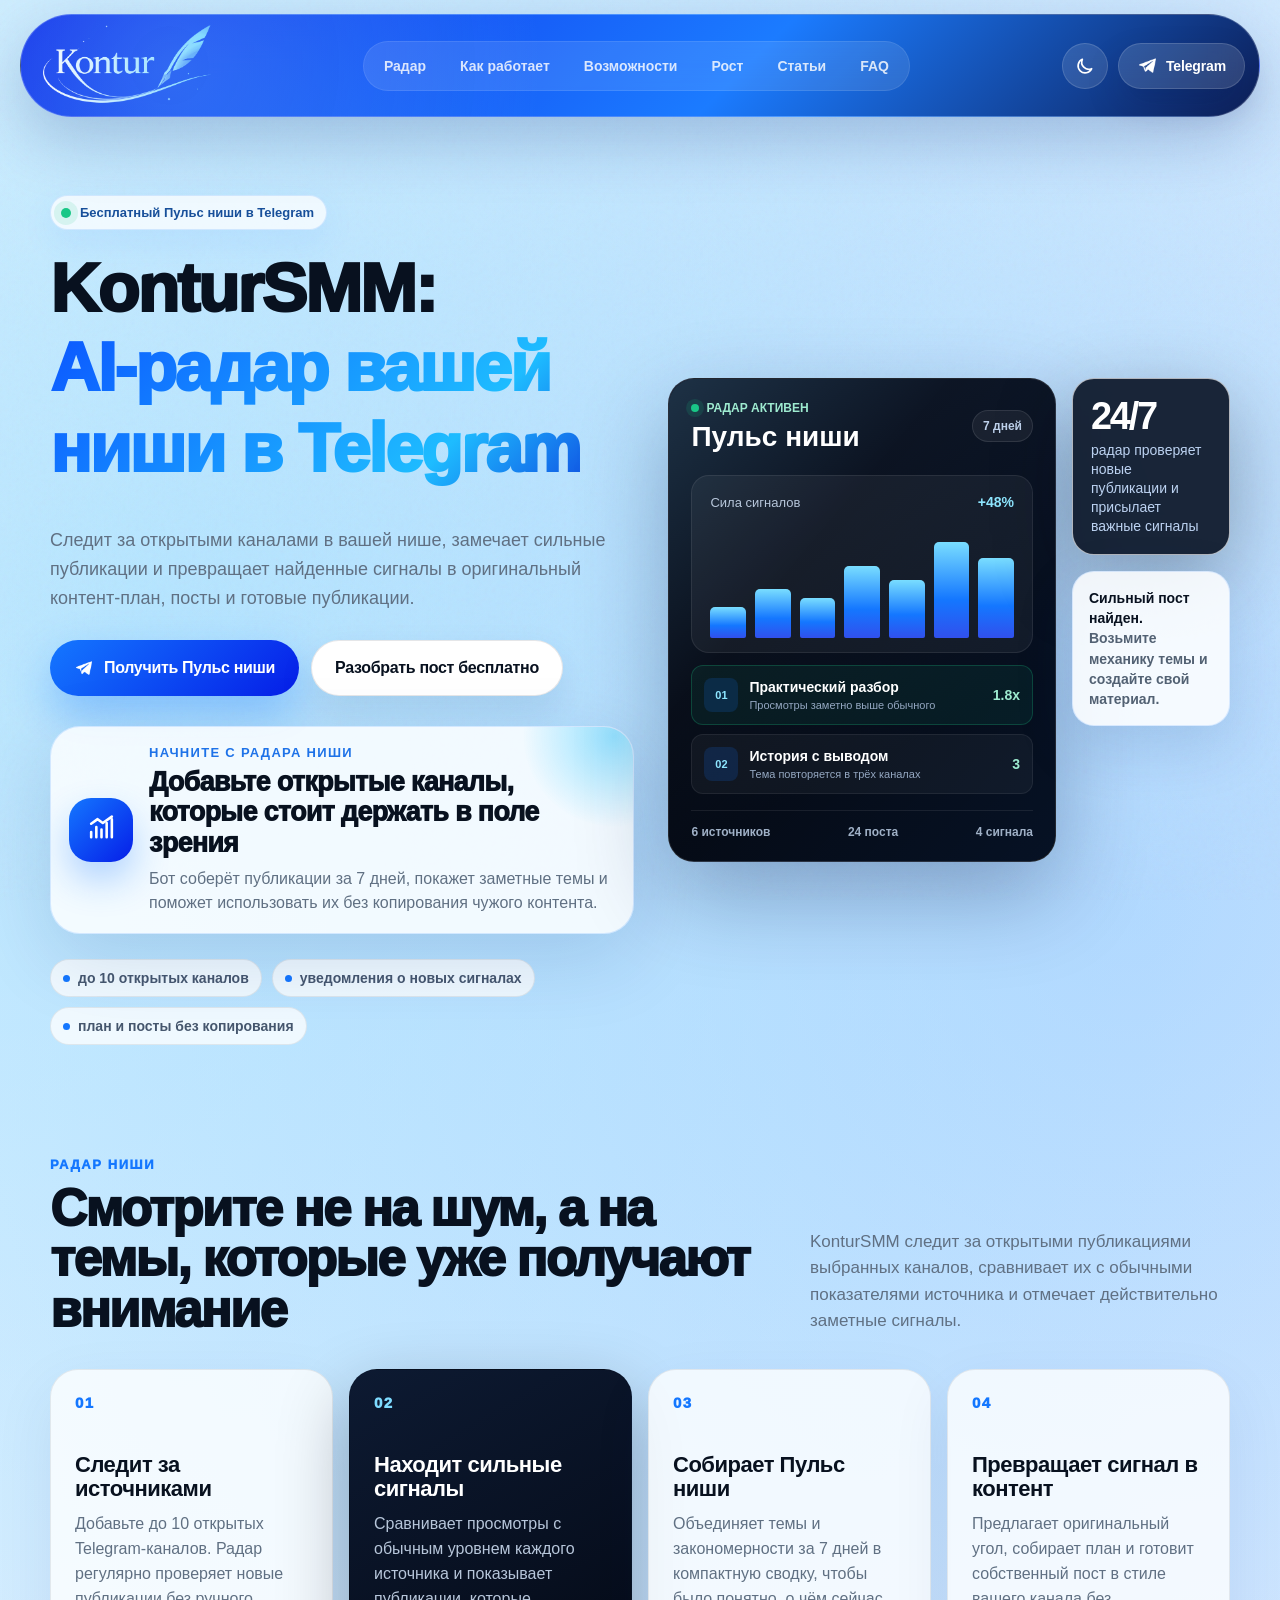
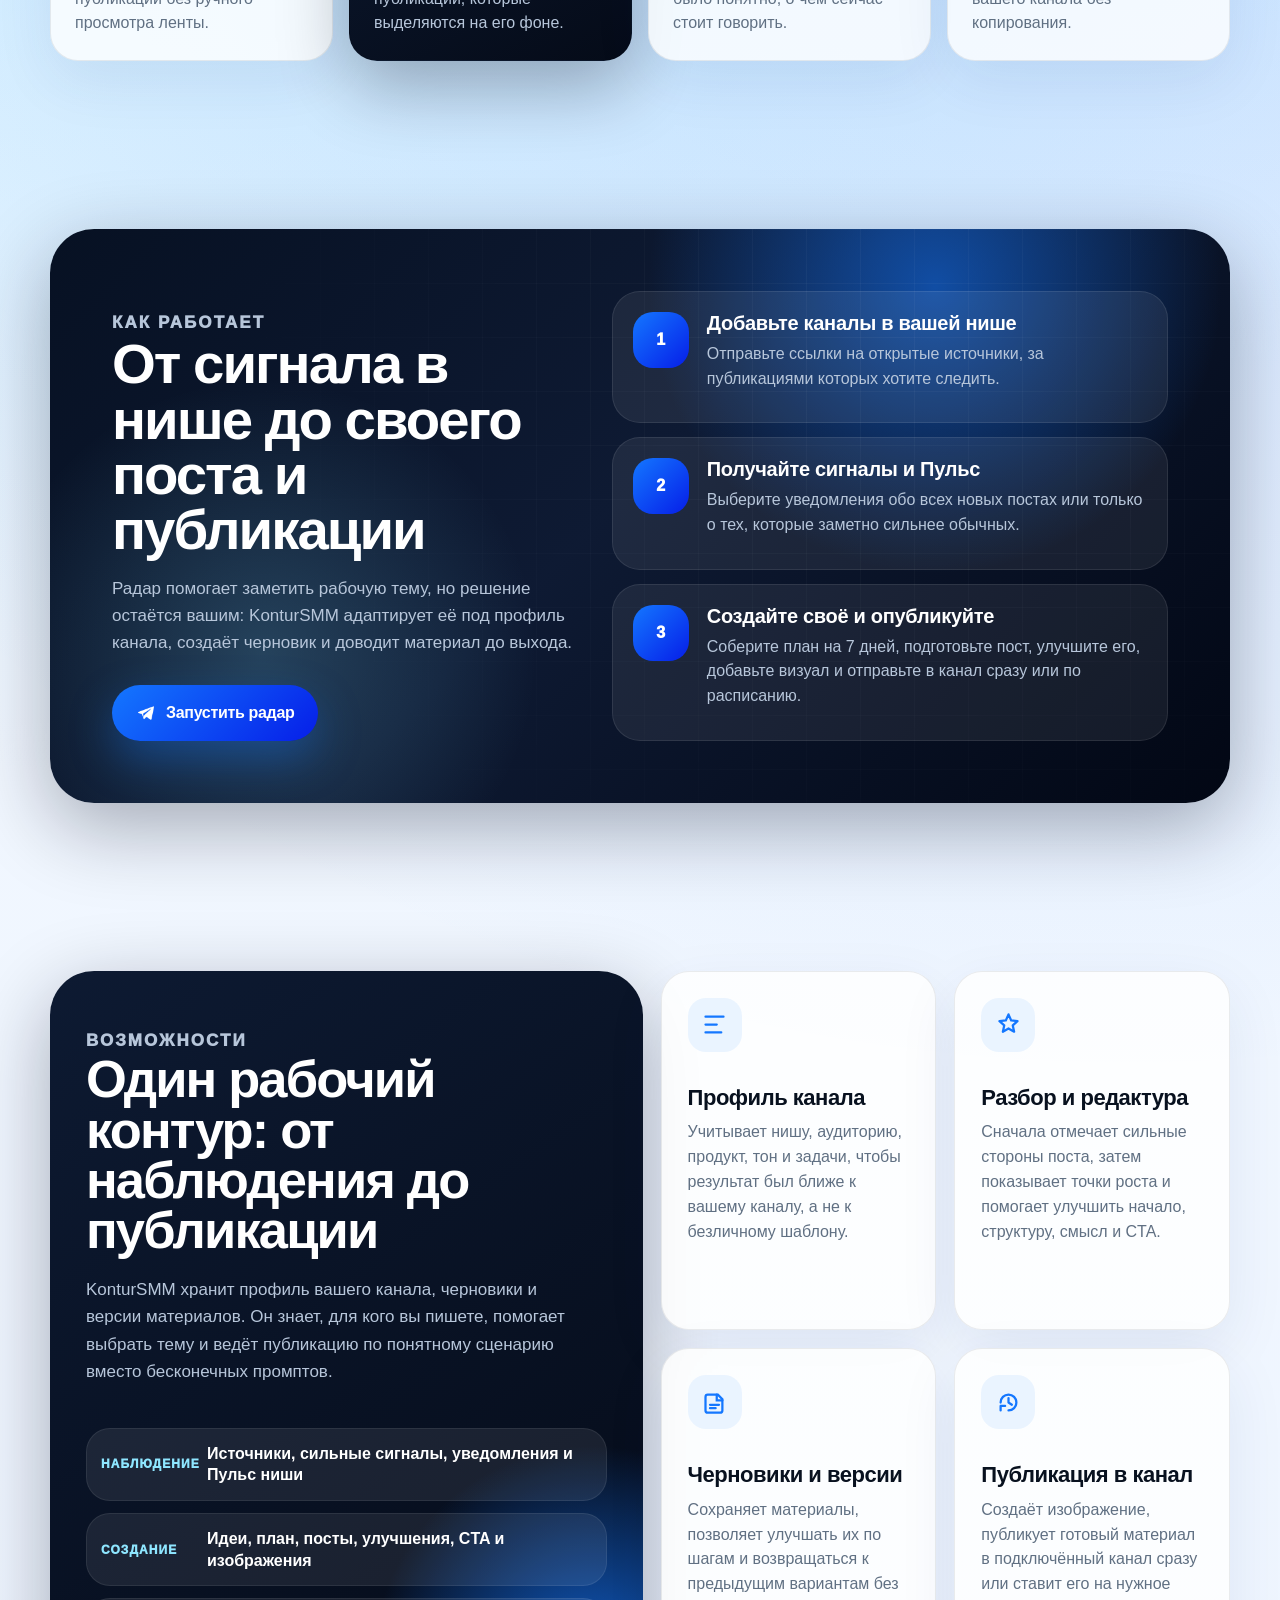
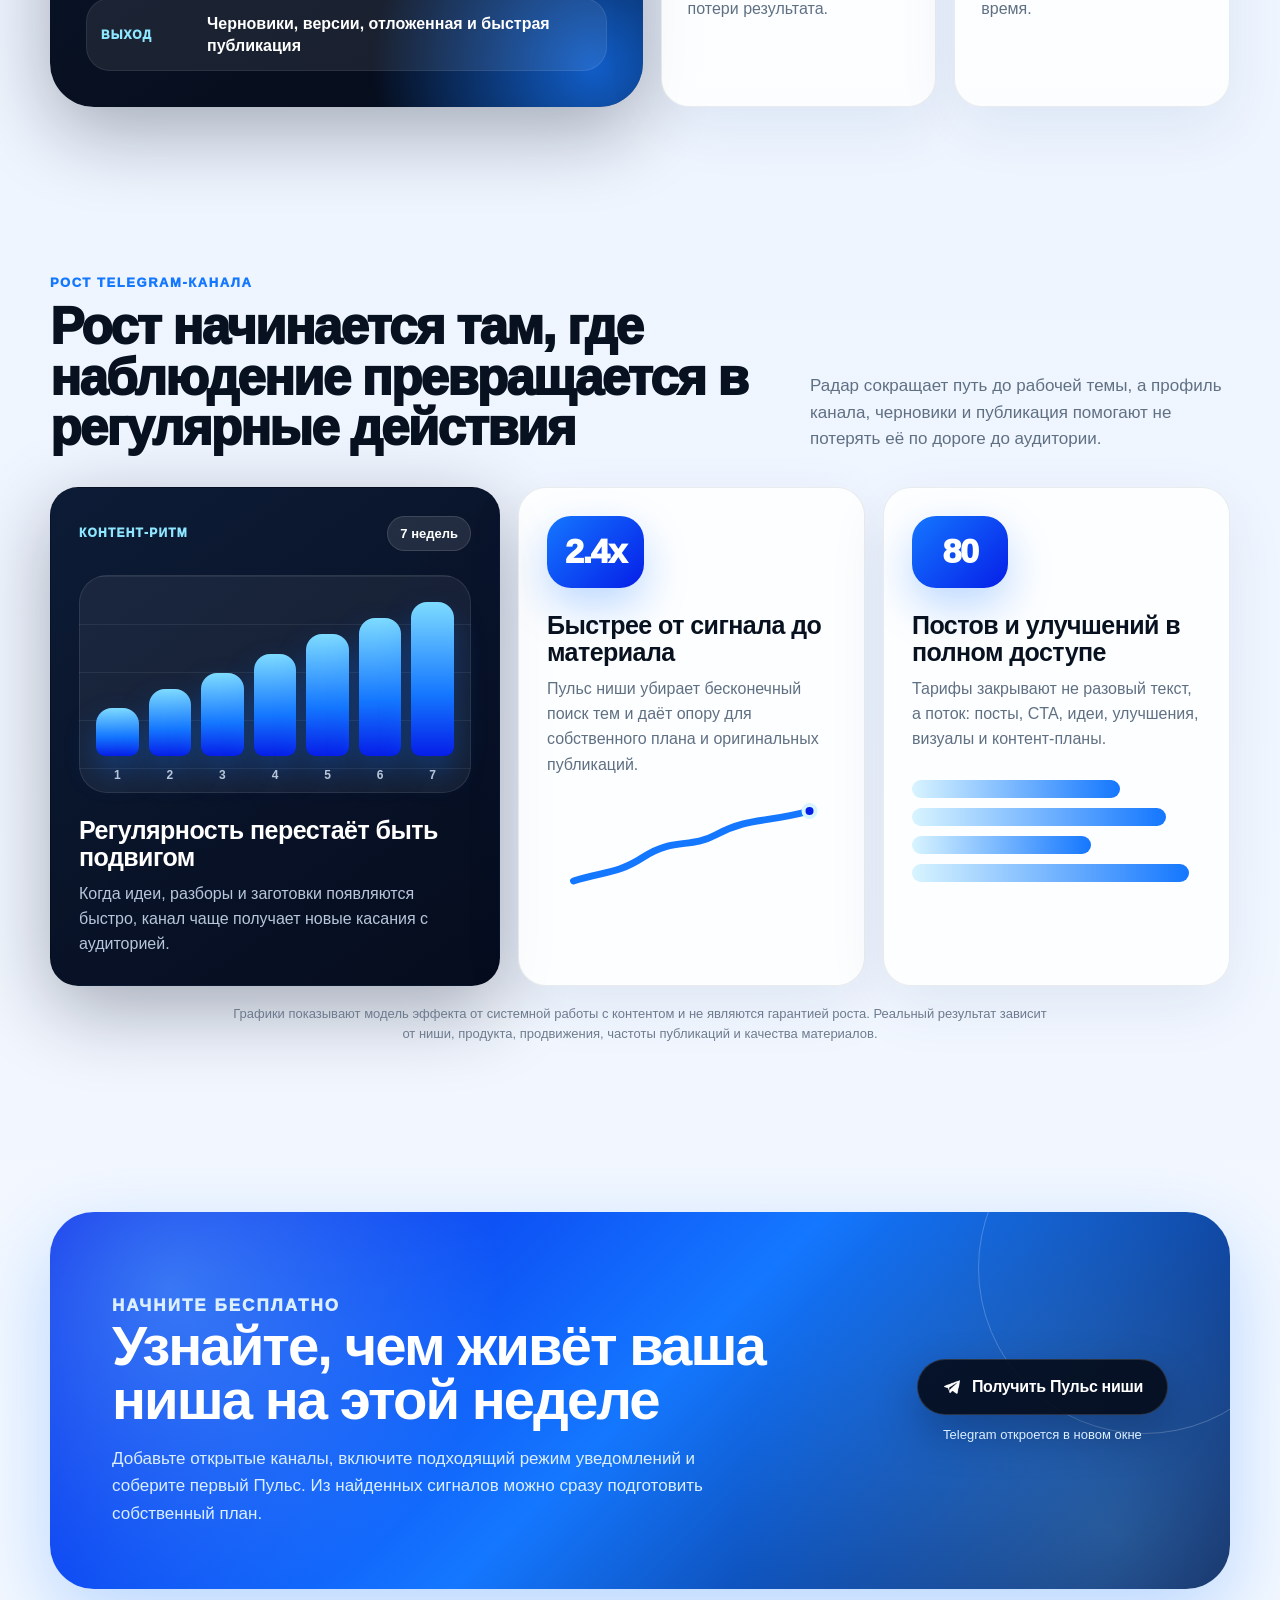
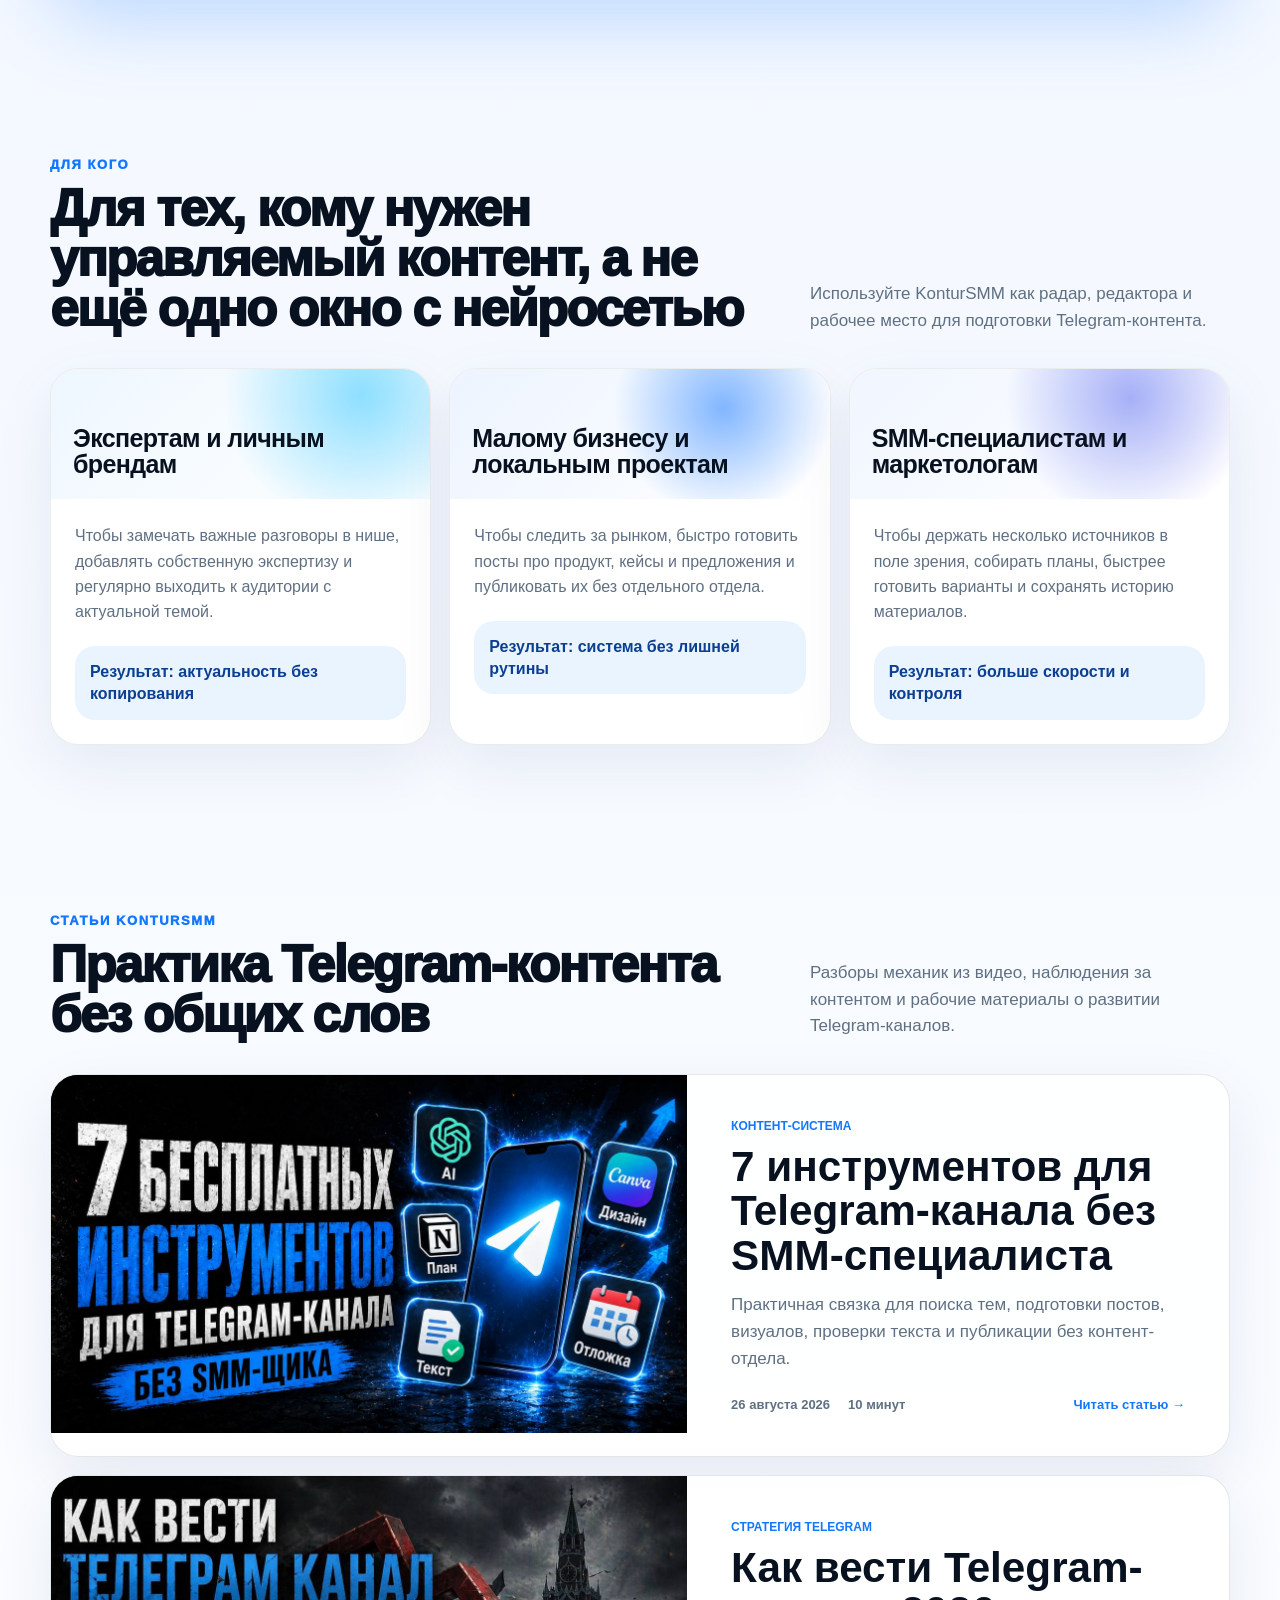
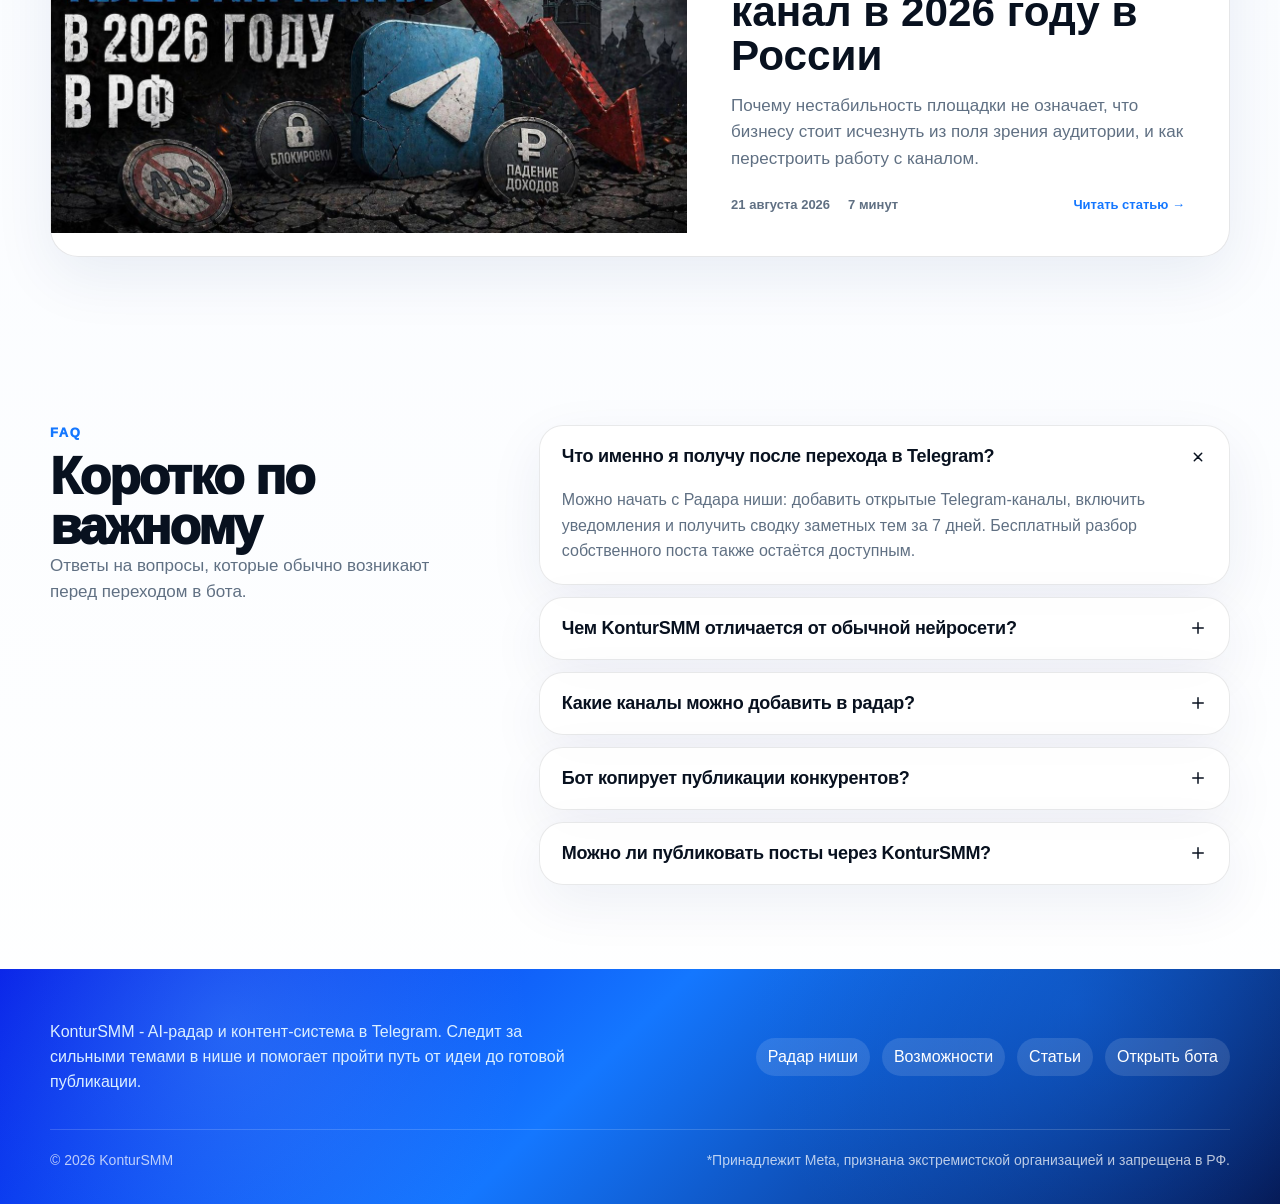
<file: index.html>
<!doctype html>
<html lang="ru">
<head>
  <meta charset="utf-8">
  <meta name="viewport" content="width=device-width, initial-scale=1">
  <title>KonturSMM - AI-радар и контент-система для Telegram</title>
  <meta name="description" content="KonturSMM следит за открытыми Telegram-каналами в вашей нише, находит сильные темы и превращает сигналы в оригинальный контент-план, посты, визуалы и публикации.">
  <meta name="keywords" content="анализ конкурентов Telegram, мониторинг Telegram каналов, Пульс ниши, SMM бот, контент-план, посты для Telegram, рост Telegram канала, KonturSMM">
  <meta name="robots" content="index, follow">
  <link rel="canonical" href="https://kontursmm.ru/">
  <meta name="theme-color" content="#1477ff">
  <meta property="og:type" content="website">
  <meta property="og:title" content="KonturSMM - AI-радар для Telegram-канала">
  <meta property="og:description" content="Следите за сильными темами в нише и превращайте их в собственные посты, контент-планы и публикации прямо в Telegram.">
  <meta property="og:image" content="https://kontursmm.ru/assets/og-cover.svg">
  <meta property="og:url" content="https://kontursmm.ru/">
  <link rel="icon" href="favicon.ico" sizes="any">
  <link rel="icon" href="favicon.svg" type="image/svg+xml">
  <link rel="apple-touch-icon" href="apple-touch-icon.png">
  <link rel="manifest" href="site.webmanifest">
  <script>
    try {
      const savedTheme = localStorage.getItem('kontursmm_theme');
      const systemDark = window.matchMedia('(prefers-color-scheme: dark)').matches;
      document.documentElement.dataset.theme = savedTheme || (systemDark ? 'dark' : 'light');
    } catch (error) {
      document.documentElement.dataset.theme = 'light';
    }
  </script>
  <link rel="stylesheet" href="styles.css?v=2026-08-26">
  <script type="application/ld+json">
    {
      "@context": "https://schema.org",
      "@type": "SoftwareApplication",
      "name": "KonturSMM",
      "applicationCategory": "BusinessApplication",
      "operatingSystem": "Telegram",
      "description": "AI-радар и контент-система в Telegram для мониторинга открытых каналов, поиска сильных тем, подготовки постов, визуалов и контент-планов.",
      "offers": {
        "@type": "Offer",
        "price": "0",
        "priceCurrency": "RUB",
        "description": "Пульс ниши и первый разбор Telegram-поста."
      }
    }
  </script>
  <!-- Yandex.Metrika counter -->
  <script type="text/javascript">
    (function(m,e,t,r,i,k,a){
      m[i]=m[i]||function(){(m[i].a=m[i].a||[]).push(arguments)};
      m[i].l=1*new Date();
      for (var j = 0; j < document.scripts.length; j++) {
        if (document.scripts[j].src === r) { return; }
      }
      k=e.createElement(t),a=e.getElementsByTagName(t)[0],k.async=1,k.src=r,a.parentNode.insertBefore(k,a);
    })(window, document, 'script', 'https://mc.yandex.ru/metrika/tag.js?id=109148004', 'ym');

    ym(109148004, 'init', {
      ssr: true,
      webvisor: true,
      clickmap: true,
      accurateTrackBounce: true,
      trackLinks: true
    });
  </script>
  <script>
    window.konturTrackTelegramClick = function() {
      if (typeof window.ym === 'function') {
        window.ym(109148004, 'reachGoal', 'telegram_click');
      }
      return true;
    };
  </script>
  <!-- /Yandex.Metrika counter -->
</head>
<body>
  <noscript>
    <div>
      <img src="https://mc.yandex.ru/watch/109148004" style="position:absolute; left:-9999px;" alt="">
    </div>
  </noscript>
  <a class="skip-link" href="#main">Перейти к содержанию</a>
  <div class="page-shell">
    <div class="noise" aria-hidden="true"></div>

    <header class="site-header" data-header>
      <div class="header-inner">
        <a class="brand" href="#top" aria-label="KonturSMM на главную">
          <img src="assets/logo-kontur-white.png" width="520" height="251" alt="KonturSMM">
        </a>

        <nav class="main-nav" data-nav aria-label="Главная навигация">
          <a href="#radar">Радар</a>
          <a href="#how">Как работает</a>
          <a href="#features">Возможности</a>
          <a href="#growth">Рост</a>
          <a href="#articles">Статьи</a>
          <a href="#faq">FAQ</a>
        </nav>

        <div class="header-actions">
          <button class="theme-toggle" data-theme-toggle type="button" aria-label="Включить тёмную тему" title="Сменить тему">
            <svg class="theme-icon theme-icon-moon" viewBox="0 0 24 24" fill="none" aria-hidden="true"><path d="M20 15.2A8.5 8.5 0 0 1 8.8 4 8.5 8.5 0 1 0 20 15.2Z" stroke="currentColor" stroke-width="2" stroke-linecap="round" stroke-linejoin="round"/></svg>
            <svg class="theme-icon theme-icon-sun" viewBox="0 0 24 24" fill="none" aria-hidden="true"><circle cx="12" cy="12" r="4" stroke="currentColor" stroke-width="2"/><path d="M12 2V4M12 20V22M4.93 4.93L6.34 6.34M17.66 17.66L19.07 19.07M2 12H4M20 12H22M4.93 19.07L6.34 17.66M17.66 6.34L19.07 4.93" stroke="currentColor" stroke-width="2" stroke-linecap="round"/></svg>
          </button>
          <a class="telegram-mini" href="https://t.me/KonturSmmAiBot?start=landing" data-bot-link target="_blank" rel="noopener" aria-label="Открыть KonturSMM в Telegram" onclick="return konturTrackTelegramClick();">
            <img class="telegram-icon" src="assets/telegram-icon-white.png" width="20" height="20" alt="" aria-hidden="true">
            <span>Telegram</span>
          </a>
          <button class="menu-toggle" data-menu-toggle type="button" aria-label="Открыть меню" aria-expanded="false">
            <span></span><span></span><span></span>
          </button>
        </div>
      </div>
    </header>

    <main id="main">
      <section class="hero" id="top">
        <div class="container hero-grid">
          <div class="hero-content reveal">
            <p class="eyebrow">Бесплатный Пульс ниши в Telegram</p>
            <h1>KonturSMM: <span class="accent">AI-радар вашей ниши в Telegram</span></h1>
            <p class="hero-text">Следит за открытыми каналами в вашей нише, замечает сильные публикации и превращает найденные сигналы в оригинальный контент-план, посты и готовые публикации.</p>

            <div class="hero-actions">
              <a class="btn btn-primary" href="https://t.me/KonturSmmAiBot?start=radar" data-bot-link target="_blank" rel="noopener" onclick="return konturTrackTelegramClick();">
                <img class="btn-icon" src="assets/telegram-icon-white.png" width="20" height="20" alt="" aria-hidden="true">
                Получить Пульс ниши
              </a>
              <a class="btn btn-secondary" href="https://t.me/KonturSmmAiBot?start=site" data-bot-link target="_blank" rel="noopener" onclick="return konturTrackTelegramClick();">Разобрать пост бесплатно</a>
            </div>

            <div class="lead-card" aria-label="Пульс ниши KonturSMM">
              <div class="lead-card-inner">
                <div class="lead-icon" aria-hidden="true">
                  <svg viewBox="0 0 24 24" fill="none"><path d="M4 18V14M8 18V10M12 18V12M16 18V7M20 18V4" stroke="currentColor" stroke-width="2" stroke-linecap="round"/><path d="M4 7.5L9 4L13 7L20 2" stroke="currentColor" stroke-width="2" stroke-linecap="round" stroke-linejoin="round"/></svg>
                </div>
                <div>
                  <p class="lead-label">Начните с радара ниши</p>
                  <p class="lead-title">Добавьте открытые каналы, которые стоит держать в поле зрения</p>
                  <p class="lead-subtitle">Бот соберёт публикации за 7 дней, покажет заметные темы и поможет использовать их без копирования чужого контента.</p>
                </div>
              </div>
            </div>

            <div class="hero-proof" aria-label="Преимущества KonturSMM">
              <span>до 10 открытых каналов</span>
              <span>уведомления о новых сигналах</span>
              <span>план и посты без копирования</span>
            </div>
          </div>

          <div class="hero-visual radar-visual reveal" aria-hidden="true">
            <div class="radar-screen">
              <div class="radar-screen-head">
                <div>
                  <span class="radar-live"><i></i> Радар активен</span>
                  <strong>Пульс ниши</strong>
                </div>
                <span class="radar-period">7 дней</span>
              </div>
              <div class="radar-chart">
                <div class="radar-chart-label"><span>Сила сигналов</span><strong>+48%</strong></div>
                <div class="signal-bars">
                  <i style="--signal: 28%"></i><i style="--signal: 44%"></i><i style="--signal: 36%"></i><i style="--signal: 64%"></i><i style="--signal: 52%"></i><i style="--signal: 86%"></i><i style="--signal: 72%"></i>
                </div>
              </div>
              <div class="radar-signals">
                <div class="radar-signal is-strong">
                  <span class="signal-mark">01</span>
                  <div><strong>Практический разбор</strong><small>Просмотры заметно выше обычного</small></div>
                  <b>1.8x</b>
                </div>
                <div class="radar-signal">
                  <span class="signal-mark">02</span>
                  <div><strong>История с выводом</strong><small>Тема повторяется в трёх каналах</small></div>
                  <b>3</b>
                </div>
              </div>
              <div class="radar-screen-foot"><span>6 источников</span><span>24 поста</span><span>4 сигнала</span></div>
            </div>
            <div class="radar-side">
              <div class="hero-stat radar-stat">
                <strong>24/7</strong>
                <span>радар проверяет новые публикации и присылает важные сигналы</span>
              </div>
              <div class="hero-note radar-note">
                <p><b>Сильный пост найден.</b> Возьмите механику темы и создайте свой материал.</p>
              </div>
            </div>
          </div>
        </div>
      </section>

      <section class="section section-compact" id="radar">
        <div class="container">
          <div class="section-head reveal">
            <div>
              <p class="section-kicker">Радар ниши</p>
              <h2 class="section-title">Смотрите не на шум, а на темы, которые уже получают внимание</h2>
            </div>
            <p class="section-copy">KonturSMM следит за открытыми публикациями выбранных каналов, сравнивает их с обычными показателями источника и отмечает действительно заметные сигналы.</p>
          </div>

          <div class="cards-grid">
            <article class="info-card reveal">
              <span class="card-number">01</span>
              <h3>Следит за источниками</h3>
              <p>Добавьте до 10 открытых Telegram-каналов. Радар регулярно проверяет новые публикации без ручного просмотра ленты.</p>
            </article>
            <article class="info-card dark reveal">
              <span class="card-number">02</span>
              <h3>Находит сильные сигналы</h3>
              <p>Сравнивает просмотры с обычным уровнем каждого источника и показывает публикации, которые выделяются на его фоне.</p>
            </article>
            <article class="info-card reveal">
              <span class="card-number">03</span>
              <h3>Собирает Пульс ниши</h3>
              <p>Объединяет темы и закономерности за 7 дней в компактную сводку, чтобы было понятно, о чём сейчас стоит говорить.</p>
            </article>
            <article class="info-card reveal">
              <span class="card-number">04</span>
              <h3>Превращает сигнал в контент</h3>
              <p>Предлагает оригинальный угол, собирает план и готовит собственный пост в стиле вашего канала без копирования.</p>
            </article>
          </div>
        </div>
      </section>

      <section class="section" id="how">
        <div class="container">
          <div class="dark-panel reveal">
            <div class="dark-panel-inner how-grid">
              <div class="how-copy">
                <p class="section-kicker">Как работает</p>
                <h2>От сигнала в нише до своего поста и публикации</h2>
                <p>Радар помогает заметить рабочую тему, но решение остаётся вашим: KonturSMM адаптирует её под профиль канала, создаёт черновик и доводит материал до выхода.</p>
                <div class="how-actions">
                  <a class="btn btn-primary" href="https://t.me/KonturSmmAiBot?start=radar" data-bot-link target="_blank" rel="noopener" onclick="return konturTrackTelegramClick();"><img class="btn-icon" src="assets/telegram-icon-white.png" width="20" height="20" alt="" aria-hidden="true">Запустить радар</a>
                </div>
              </div>

              <div class="steps">
                <article class="step">
                  <span class="step-index">1</span>
                  <div>
                    <h3>Добавьте каналы в вашей нише</h3>
                    <p>Отправьте ссылки на открытые источники, за публикациями которых хотите следить.</p>
                  </div>
                </article>
                <article class="step">
                  <span class="step-index">2</span>
                  <div>
                    <h3>Получайте сигналы и Пульс</h3>
                    <p>Выберите уведомления обо всех новых постах или только о тех, которые заметно сильнее обычных.</p>
                  </div>
                </article>
                <article class="step">
                  <span class="step-index">3</span>
                  <div>
                    <h3>Создайте своё и опубликуйте</h3>
                    <p>Соберите план на 7 дней, подготовьте пост, улучшите его, добавьте визуал и отправьте в канал сразу или по расписанию.</p>
                  </div>
                </article>
              </div>
            </div>
          </div>
        </div>
      </section>

      <section class="section" id="features">
        <div class="container">
          <div class="feature-layout">
            <article class="feature-big reveal">
              <p class="section-kicker">Возможности</p>
              <h2>Один рабочий контур: от наблюдения до публикации</h2>
              <p>KonturSMM хранит профиль вашего канала, черновики и версии материалов. Он знает, для кого вы пишете, помогает выбрать тему и ведёт публикацию по понятному сценарию вместо бесконечных промптов.</p>
              <div class="bento-preview" aria-hidden="true">
                <div class="preview-row"><span class="preview-tag">Наблюдение</span><span>Источники, сильные сигналы, уведомления и Пульс ниши</span></div>
                <div class="preview-row"><span class="preview-tag">Создание</span><span>Идеи, план, посты, улучшения, CTA и изображения</span></div>
                <div class="preview-row"><span class="preview-tag">Выход</span><span>Черновики, версии, отложенная и быстрая публикация</span></div>
              </div>
            </article>

            <div class="feature-cards">
              <article class="feature-card reveal">
                <div class="feature-icon" aria-hidden="true"><svg viewBox="0 0 24 24" fill="none"><path d="M4 5H20M4 12H14M4 19H18" stroke="currentColor" stroke-width="2" stroke-linecap="round"/></svg></div>
                <h3>Профиль канала</h3>
                <p>Учитывает нишу, аудиторию, продукт, тон и задачи, чтобы результат был ближе к вашему каналу, а не к безличному шаблону.</p>
              </article>
              <article class="feature-card reveal">
                <div class="feature-icon" aria-hidden="true"><svg viewBox="0 0 24 24" fill="none"><path d="M12 3L14.4 8.4L20 9L15.8 12.8L17 18.4L12 15.5L7 18.4L8.2 12.8L4 9L9.6 8.4L12 3Z" stroke="currentColor" stroke-width="2" stroke-linejoin="round"/></svg></div>
                <h3>Разбор и редактура</h3>
                <p>Сначала отмечает сильные стороны поста, затем показывает точки роста и помогает улучшить начало, структуру, смысл и CTA.</p>
              </article>
              <article class="feature-card reveal">
                <div class="feature-icon" aria-hidden="true"><svg viewBox="0 0 24 24" fill="none"><path d="M6 5H15L19 9V19C19 20.1 18.1 21 17 21H6C4.9 21 4 20.1 4 19V7C4 5.9 4.9 5 6 5Z" stroke="currentColor" stroke-width="2"/><path d="M14 5V10H19M8 14H16M8 17H13" stroke="currentColor" stroke-width="2" stroke-linecap="round"/></svg></div>
                <h3>Черновики и версии</h3>
                <p>Сохраняет материалы, позволяет улучшать их по шагам и возвращаться к предыдущим вариантам без потери результата.</p>
              </article>
              <article class="feature-card reveal">
                <div class="feature-icon" aria-hidden="true"><svg viewBox="0 0 24 24" fill="none"><path d="M5 12C5 8.1 8.1 5 12 5C15.9 5 19 8.1 19 12C19 15.9 15.9 19 12 19" stroke="currentColor" stroke-width="2" stroke-linecap="round"/><path d="M12 8V12L15 14M5 19V15H9" stroke="currentColor" stroke-width="2" stroke-linecap="round" stroke-linejoin="round"/></svg></div>
                <h3>Публикация в канал</h3>
                <p>Создаёт изображение, публикует готовый материал в подключённый канал сразу или ставит его на нужное время.</p>
              </article>
            </div>
          </div>
        </div>
      </section>

      <section class="section" id="growth">
        <div class="container">
          <div class="section-head reveal">
            <div>
              <p class="section-kicker">Рост Telegram-канала</p>
              <h2 class="section-title">Рост начинается там, где наблюдение превращается в регулярные действия</h2>
            </div>
            <p class="section-copy">Радар сокращает путь до рабочей темы, а профиль канала, черновики и публикация помогают не потерять её по дороге до аудитории.</p>
          </div>

          <div class="growth-grid">
            <article class="growth-card growth-card-main reveal">
              <div class="growth-card-head">
                <span>Контент-ритм</span>
                <strong>7 недель</strong>
              </div>
              <div class="growth-bars" aria-label="Модель роста регулярности публикаций">
                <div class="growth-bar" style="--h: 30%;"><span>1</span></div>
                <div class="growth-bar" style="--h: 42%;"><span>2</span></div>
                <div class="growth-bar" style="--h: 52%;"><span>3</span></div>
                <div class="growth-bar" style="--h: 64%;"><span>4</span></div>
                <div class="growth-bar" style="--h: 76%;"><span>5</span></div>
                <div class="growth-bar" style="--h: 86%;"><span>6</span></div>
                <div class="growth-bar" style="--h: 96%;"><span>7</span></div>
              </div>
              <h3>Регулярность перестаёт быть подвигом</h3>
              <p>Когда идеи, разборы и заготовки появляются быстро, канал чаще получает новые касания с аудиторией.</p>
            </article>

            <article class="growth-card reveal">
              <div class="growth-metric">2.4x</div>
              <h3>Быстрее от сигнала до материала</h3>
              <p>Пульс ниши убирает бесконечный поиск тем и даёт опору для собственного плана и оригинальных публикаций.</p>
              <svg class="growth-line" viewBox="0 0 260 96" aria-hidden="true">
                <path d="M12 80C42 70 54 74 82 56C113 36 128 48 154 34C187 16 205 22 248 10" />
                <circle cx="248" cy="10" r="6" />
              </svg>
            </article>

            <article class="growth-card reveal">
              <div class="growth-metric">80</div>
              <h3>Постов и улучшений в полном доступе</h3>
              <p>Тарифы закрывают не разовый текст, а поток: посты, CTA, идеи, улучшения, визуалы и контент-планы.</p>
              <div class="growth-stack" aria-hidden="true">
                <span></span><span></span><span></span><span></span>
              </div>
            </article>
          </div>

          <p class="growth-disclaimer reveal">Графики показывают модель эффекта от системной работы с контентом и не являются гарантией роста. Реальный результат зависит от ниши, продукта, продвижения, частоты публикаций и качества материалов.</p>
        </div>
      </section>

      <section class="section" id="lead">
        <div class="container">
          <div class="cta-band reveal">
            <div class="cta-grid">
              <div>
                <p class="section-kicker">Начните бесплатно</p>
                <h2>Узнайте, чем живёт ваша ниша на этой неделе</h2>
                <p>Добавьте открытые каналы, включите подходящий режим уведомлений и соберите первый Пульс. Из найденных сигналов можно сразу подготовить собственный план.</p>
              </div>
              <div class="cta-actions">
                <a class="btn btn-primary cta-telegram-btn" href="https://t.me/KonturSmmAiBot?start=radar" data-bot-link target="_blank" rel="noopener" onclick="return konturTrackTelegramClick();"><img class="btn-icon" src="assets/telegram-icon-white.png" width="20" height="20" alt="" aria-hidden="true">Получить Пульс ниши</a>
                <span class="micro-note">Telegram откроется в новом окне</span>
              </div>
            </div>
          </div>
        </div>
      </section>

      <section class="section" id="for">
        <div class="container">
          <div class="section-head reveal">
            <div>
              <p class="section-kicker">Для кого</p>
              <h2 class="section-title">Для тех, кому нужен управляемый контент, а не ещё одно окно с нейросетью</h2>
            </div>
            <p class="section-copy">Используйте KonturSMM как радар, редактора и рабочее место для подготовки Telegram-контента.</p>
          </div>

          <div class="audience-grid">
            <article class="audience-card reveal">
              <div class="audience-card-top"><h3>Экспертам и личным брендам</h3></div>
              <div class="audience-card-body">
                <p>Чтобы замечать важные разговоры в нише, добавлять собственную экспертизу и регулярно выходить к аудитории с актуальной темой.</p>
                <span class="result-pill">Результат: актуальность без копирования</span>
              </div>
            </article>
            <article class="audience-card reveal">
              <div class="audience-card-top"><h3>Малому бизнесу и локальным проектам</h3></div>
              <div class="audience-card-body">
                <p>Чтобы следить за рынком, быстро готовить посты про продукт, кейсы и предложения и публиковать их без отдельного отдела.</p>
                <span class="result-pill">Результат: система без лишней рутины</span>
              </div>
            </article>
            <article class="audience-card reveal">
              <div class="audience-card-top"><h3>SMM-специалистам и маркетологам</h3></div>
              <div class="audience-card-body">
                <p>Чтобы держать несколько источников в поле зрения, собирать планы, быстрее готовить варианты и сохранять историю материалов.</p>
                <span class="result-pill">Результат: больше скорости и контроля</span>
              </div>
            </article>
          </div>
        </div>
      </section>

      <section class="section articles-preview-section" id="articles">
        <div class="container">
          <div class="section-head reveal">
            <div>
              <p class="section-kicker">Статьи KonturSMM</p>
              <h2 class="section-title">Практика Telegram-контента без общих слов</h2>
            </div>
            <p class="section-copy">Разборы механик из видео, наблюдения за контентом и рабочие материалы о развитии Telegram-каналов.</p>
          </div>

          <div class="article-grid article-grid-featured">
            <a class="article-card article-card-featured reveal" href="articles/7-besplatnyh-instrumentov-dlya-telegram-kanala.html">
              <figure class="article-card-cover"><img src="assets/7-tools-telegram-cover.png" width="1280" height="720" alt="Семь инструментов для ведения Telegram-канала без SMM-специалиста"></figure>
              <div class="article-card-content">
                <span class="article-card-category">Контент-система</span>
                <h3>7 инструментов для Telegram-канала без SMM-специалиста</h3>
                <p>Практичная связка для поиска тем, подготовки постов, визуалов, проверки текста и публикации без контент-отдела.</p>
                <div class="article-card-meta"><time datetime="2026-08-26">26 августа 2026</time><span>10 минут</span><strong>Читать статью →</strong></div>
              </div>
            </a>
            <a class="article-card article-card-featured reveal" href="articles/kak-vesti-telegram-kanal-v-2026.html">
              <figure class="article-card-cover"><img src="assets/telegram-channel-2026.jpg" width="1280" height="720" alt="Как вести Telegram-канал в 2026 году в России"></figure>
              <div class="article-card-content">
                <span class="article-card-category">Стратегия Telegram</span>
                <h3>Как вести Telegram-канал в 2026 году в России</h3>
                <p>Почему нестабильность площадки не означает, что бизнесу стоит исчезнуть из поля зрения аудитории, и как перестроить работу с каналом.</p>
                <div class="article-card-meta"><time datetime="2026-08-21">21 августа 2026</time><span>7 минут</span><strong>Читать статью →</strong></div>
              </div>
            </a>
          </div>
        </div>
      </section>

      <section class="section" id="faq">
        <div class="container faq-layout">
          <div class="reveal">
            <p class="section-kicker">FAQ</p>
            <h2 class="section-title">Коротко по важному</h2>
            <p class="section-copy">Ответы на вопросы, которые обычно возникают перед переходом в бота.</p>
          </div>

          <div class="faq-list reveal" data-faq-list>
            <article class="faq-item is-open">
              <button class="faq-question" type="button" aria-expanded="true">
                Что именно я получу после перехода в Telegram?
                <svg viewBox="0 0 24 24" fill="none" aria-hidden="true"><path d="M12 5V19M5 12H19" stroke="currentColor" stroke-width="2" stroke-linecap="round"/></svg>
              </button>
              <div class="faq-answer">
                <div class="faq-answer-inner">
                  <p>Можно начать с Радара ниши: добавить открытые Telegram-каналы, включить уведомления и получить сводку заметных тем за 7 дней. Бесплатный разбор собственного поста также остаётся доступным.</p>
                </div>
              </div>
            </article>

            <article class="faq-item">
              <button class="faq-question" type="button" aria-expanded="false">
                Чем KonturSMM отличается от обычной нейросети?
                <svg viewBox="0 0 24 24" fill="none" aria-hidden="true"><path d="M12 5V19M5 12H19" stroke="currentColor" stroke-width="2" stroke-linecap="round"/></svg>
              </button>
              <div class="faq-answer">
                <div class="faq-answer-inner">
                  <p>Обычной нейросети нужно каждый раз объяснять задачу и заново передавать контекст. KonturSMM хранит профиль канала, следит за выбранными источниками, сохраняет черновики и версии, помогает создать материал и опубликовать его по понятному сценарию.</p>
                </div>
              </div>
            </article>

            <article class="faq-item">
              <button class="faq-question" type="button" aria-expanded="false">
                Какие каналы можно добавить в радар?
                <svg viewBox="0 0 24 24" fill="none" aria-hidden="true"><path d="M12 5V19M5 12H19" stroke="currentColor" stroke-width="2" stroke-linecap="round"/></svg>
              </button>
              <div class="faq-answer">
                <div class="faq-answer-inner">
                  <p>До 10 открытых Telegram-каналов, публичные страницы которых доступны по ссылке t.me. Закрытые каналы и приватные публикации бот просматривать не может.</p>
                </div>
              </div>
            </article>

            <article class="faq-item">
              <button class="faq-question" type="button" aria-expanded="false">
                Бот копирует публикации конкурентов?
                <svg viewBox="0 0 24 24" fill="none" aria-hidden="true"><path d="M12 5V19M5 12H19" stroke="currentColor" stroke-width="2" stroke-linecap="round"/></svg>
              </button>
              <div class="faq-answer">
                <div class="faq-answer-inner">
                  <p>Нет. Радар находит тему и механику, а затем помогает раскрыть их с вашей позиции, под вашу аудиторию и стиль канала. Чужой текст не должен становиться вашим черновиком.</p>
                </div>
              </div>
            </article>

            <article class="faq-item">
              <button class="faq-question" type="button" aria-expanded="false">
                Можно ли публиковать посты через KonturSMM?
                <svg viewBox="0 0 24 24" fill="none" aria-hidden="true"><path d="M12 5V19M5 12H19" stroke="currentColor" stroke-width="2" stroke-linecap="round"/></svg>
              </button>
              <div class="faq-answer">
                <div class="faq-answer-inner">
                  <p>Да. После подключения собственного канала можно сохранять версии, создавать изображения и отправлять готовые публикации сразу или ставить их на выбранное время.</p>
                </div>
              </div>
            </article>

          </div>
        </div>
      </section>
    </main>

    <footer class="footer">
      <div class="container">
        <div class="footer-grid">
          <div class="footer-brand">
            <p>KonturSMM - AI-радар и контент-система в Telegram. Следит за сильными темами в нише и помогает пройти путь от идеи до готовой публикации.</p>
          </div>
          <div class="footer-links">
            <a href="#radar">Радар ниши</a>
            <a href="#features">Возможности</a>
            <a href="articles/">Статьи</a>
            <a href="https://t.me/KonturSmmAiBot?start=footer" data-bot-link target="_blank" rel="noopener" onclick="return konturTrackTelegramClick();">Открыть бота</a>
          </div>
        </div>
        <div class="footer-bottom">
          <span>© <span data-year></span> KonturSMM</span>
          <span>*Принадлежит Meta, признана экстремистской организацией и запрещена в РФ.</span>
        </div>
      </div>
    </footer>
  </div>

  <script src="script.js" defer></script>
</body>
</html>
</file>
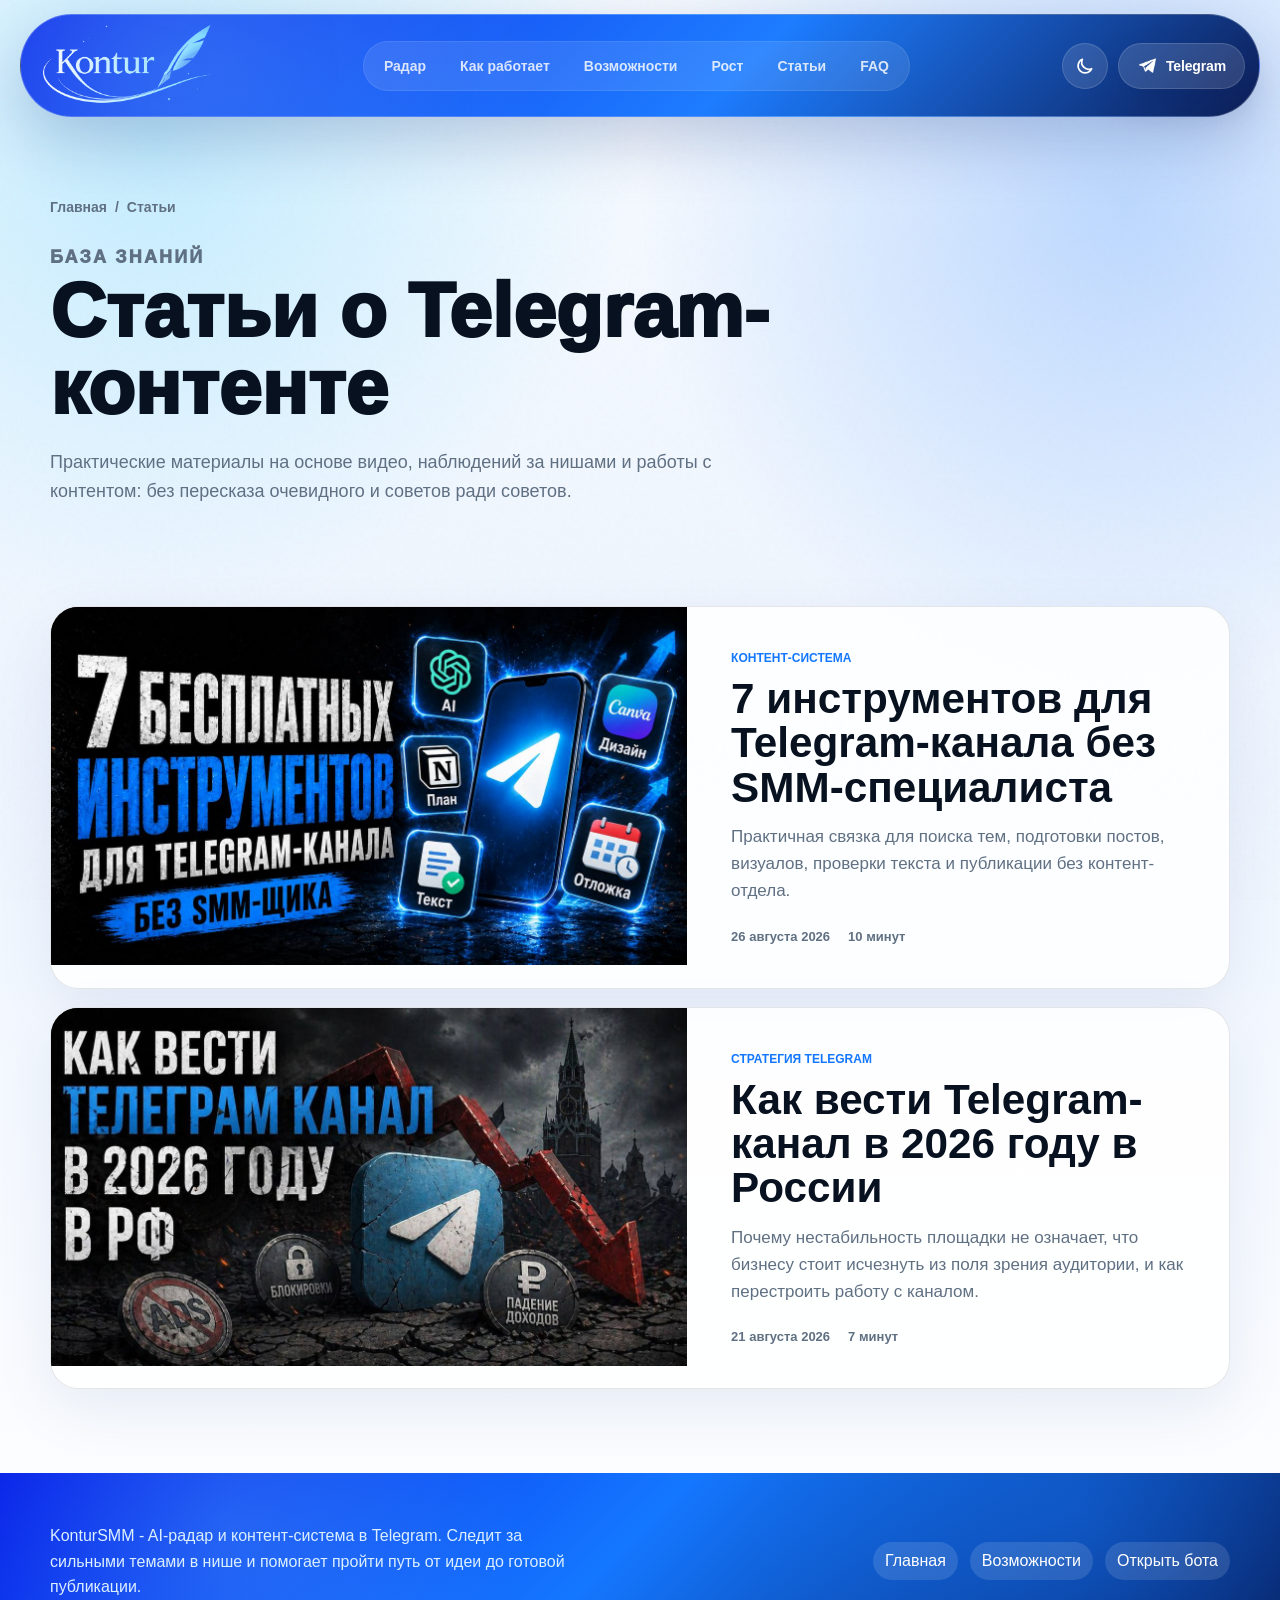
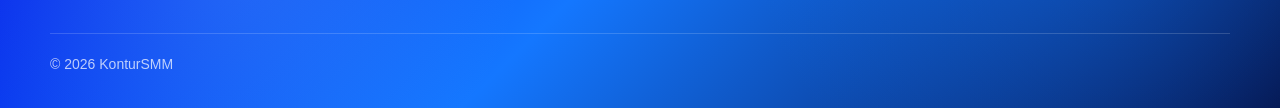
<file: articles/index.html>
<!doctype html>
<html lang="ru">
<head>
  <meta charset="utf-8">
  <meta name="viewport" content="width=device-width, initial-scale=1">
  <title>Статьи о Telegram-контенте и продвижении | KonturSMM</title>
  <meta name="description" content="Практические статьи KonturSMM о контенте, аналитике ниши, развитии и продвижении Telegram-каналов.">
  <meta name="robots" content="index, follow">
  <link rel="canonical" href="https://kontursmm.ru/articles/">
  <meta name="theme-color" content="#1477ff">
  <meta property="og:type" content="website">
  <meta property="og:title" content="Статьи KonturSMM о Telegram-контенте">
  <meta property="og:description" content="Наблюдения, разборы механик и практические материалы для владельцев Telegram-каналов.">
  <meta property="og:image" content="https://kontursmm.ru/assets/og-cover.svg">
  <meta property="og:url" content="https://kontursmm.ru/articles/">
  <link rel="icon" href="../favicon.ico" sizes="any">
  <link rel="icon" href="../favicon.svg" type="image/svg+xml">
  <link rel="apple-touch-icon" href="../apple-touch-icon.png">
  <script>
    try {
      const savedTheme = localStorage.getItem('kontursmm_theme');
      const systemDark = window.matchMedia('(prefers-color-scheme: dark)').matches;
      document.documentElement.dataset.theme = savedTheme || (systemDark ? 'dark' : 'light');
    } catch (error) {
      document.documentElement.dataset.theme = 'light';
    }
  </script>
  <link rel="stylesheet" href="../styles.css?v=2026-08-26">
  <script type="application/ld+json">
    {
      "@context": "https://schema.org",
      "@type": "CollectionPage",
      "name": "Статьи KonturSMM",
      "description": "Практические статьи о Telegram-контенте, аналитике ниши и продвижении каналов.",
      "url": "https://kontursmm.ru/articles/"
    }
  </script>
</head>
<body>
  <a class="skip-link" href="#main">Перейти к содержанию</a>
  <div class="page-shell">
    <div class="noise" aria-hidden="true"></div>

    <header class="site-header" data-header>
      <div class="header-inner">
        <a class="brand" href="../" aria-label="KonturSMM на главную">
          <img src="../assets/logo-kontur-white.png" width="520" height="251" alt="KonturSMM">
        </a>

        <nav class="main-nav" data-nav aria-label="Главная навигация">
          <a href="../#radar">Радар</a>
          <a href="../#how">Как работает</a>
          <a href="../#features">Возможности</a>
          <a href="../#growth">Рост</a>
          <a href="./" aria-current="page">Статьи</a>
          <a href="../#faq">FAQ</a>
        </nav>

        <div class="header-actions">
          <button class="theme-toggle" data-theme-toggle type="button" aria-label="Включить тёмную тему" title="Сменить тему">
            <svg class="theme-icon theme-icon-moon" viewBox="0 0 24 24" fill="none" aria-hidden="true"><path d="M20 15.2A8.5 8.5 0 0 1 8.8 4 8.5 8.5 0 1 0 20 15.2Z" stroke="currentColor" stroke-width="2" stroke-linecap="round" stroke-linejoin="round"/></svg>
            <svg class="theme-icon theme-icon-sun" viewBox="0 0 24 24" fill="none" aria-hidden="true"><circle cx="12" cy="12" r="4" stroke="currentColor" stroke-width="2"/><path d="M12 2V4M12 20V22M4.93 4.93L6.34 6.34M17.66 17.66L19.07 19.07M2 12H4M20 12H22M4.93 19.07L6.34 17.66M17.66 6.34L19.07 4.93" stroke="currentColor" stroke-width="2" stroke-linecap="round"/></svg>
          </button>
          <a class="telegram-mini" href="https://t.me/KonturSmmAiBot?start=articles" data-bot-link target="_blank" rel="noopener" aria-label="Открыть KonturSMM в Telegram">
            <img class="telegram-icon" src="../assets/telegram-icon-white.png" width="20" height="20" alt="" aria-hidden="true">
            <span>Telegram</span>
          </a>
          <button class="menu-toggle" data-menu-toggle type="button" aria-label="Открыть меню" aria-expanded="false"><span></span><span></span><span></span></button>
        </div>
      </div>
    </header>

    <main class="subpage-main" id="main">
      <section class="subpage-hero">
        <div class="container reveal">
          <div class="breadcrumb"><a href="../">Главная</a><span>/</span><span>Статьи</span></div>
          <p class="section-kicker">База знаний</p>
          <h1>Статьи о Telegram-контенте</h1>
          <p>Практические материалы на основе видео, наблюдений за нишами и работы с контентом: без пересказа очевидного и советов ради советов.</p>
        </div>
      </section>

      <section class="section section-compact">
        <div class="container">
          <div class="article-grid article-grid-featured">
            <a class="article-card article-card-featured reveal" href="7-besplatnyh-instrumentov-dlya-telegram-kanala.html">
              <figure class="article-card-cover"><img src="../assets/7-tools-telegram-cover.png" width="1280" height="720" alt="Семь инструментов для ведения Telegram-канала без SMM-специалиста"></figure>
              <div class="article-card-content">
                <span class="article-card-category">Контент-система</span>
                <h2>7 инструментов для Telegram-канала без SMM-специалиста</h2>
                <p>Практичная связка для поиска тем, подготовки постов, визуалов, проверки текста и публикации без контент-отдела.</p>
                <div class="article-card-meta"><time datetime="2026-08-26">26 августа 2026</time><span>10 минут</span></div>
              </div>
            </a>
            <a class="article-card article-card-featured reveal" href="kak-vesti-telegram-kanal-v-2026.html">
              <figure class="article-card-cover"><img src="../assets/telegram-channel-2026.jpg" width="1280" height="720" alt="Как вести Telegram-канал в 2026 году в России"></figure>
              <div class="article-card-content">
                <span class="article-card-category">Стратегия Telegram</span>
                <h2>Как вести Telegram-канал в 2026 году в России</h2>
                <p>Почему нестабильность площадки не означает, что бизнесу стоит исчезнуть из поля зрения аудитории, и как перестроить работу с каналом.</p>
                <div class="article-card-meta"><time datetime="2026-08-21">21 августа 2026</time><span>7 минут</span></div>
              </div>
            </a>
          </div>
        </div>
      </section>
    </main>

    <footer class="footer">
      <div class="container">
        <div class="footer-grid">
          <div class="footer-brand"><p>KonturSMM - AI-радар и контент-система в Telegram. Следит за сильными темами в нише и помогает пройти путь от идеи до готовой публикации.</p></div>
          <div class="footer-links"><a href="../">Главная</a><a href="../#features">Возможности</a><a href="https://t.me/KonturSmmAiBot?start=articles_footer" data-bot-link target="_blank" rel="noopener">Открыть бота</a></div>
        </div>
        <div class="footer-bottom"><span>© <span data-year></span> KonturSMM</span></div>
      </div>
    </footer>
  </div>
  <script src="../script.js" defer></script>
</body>
</html>
</file>
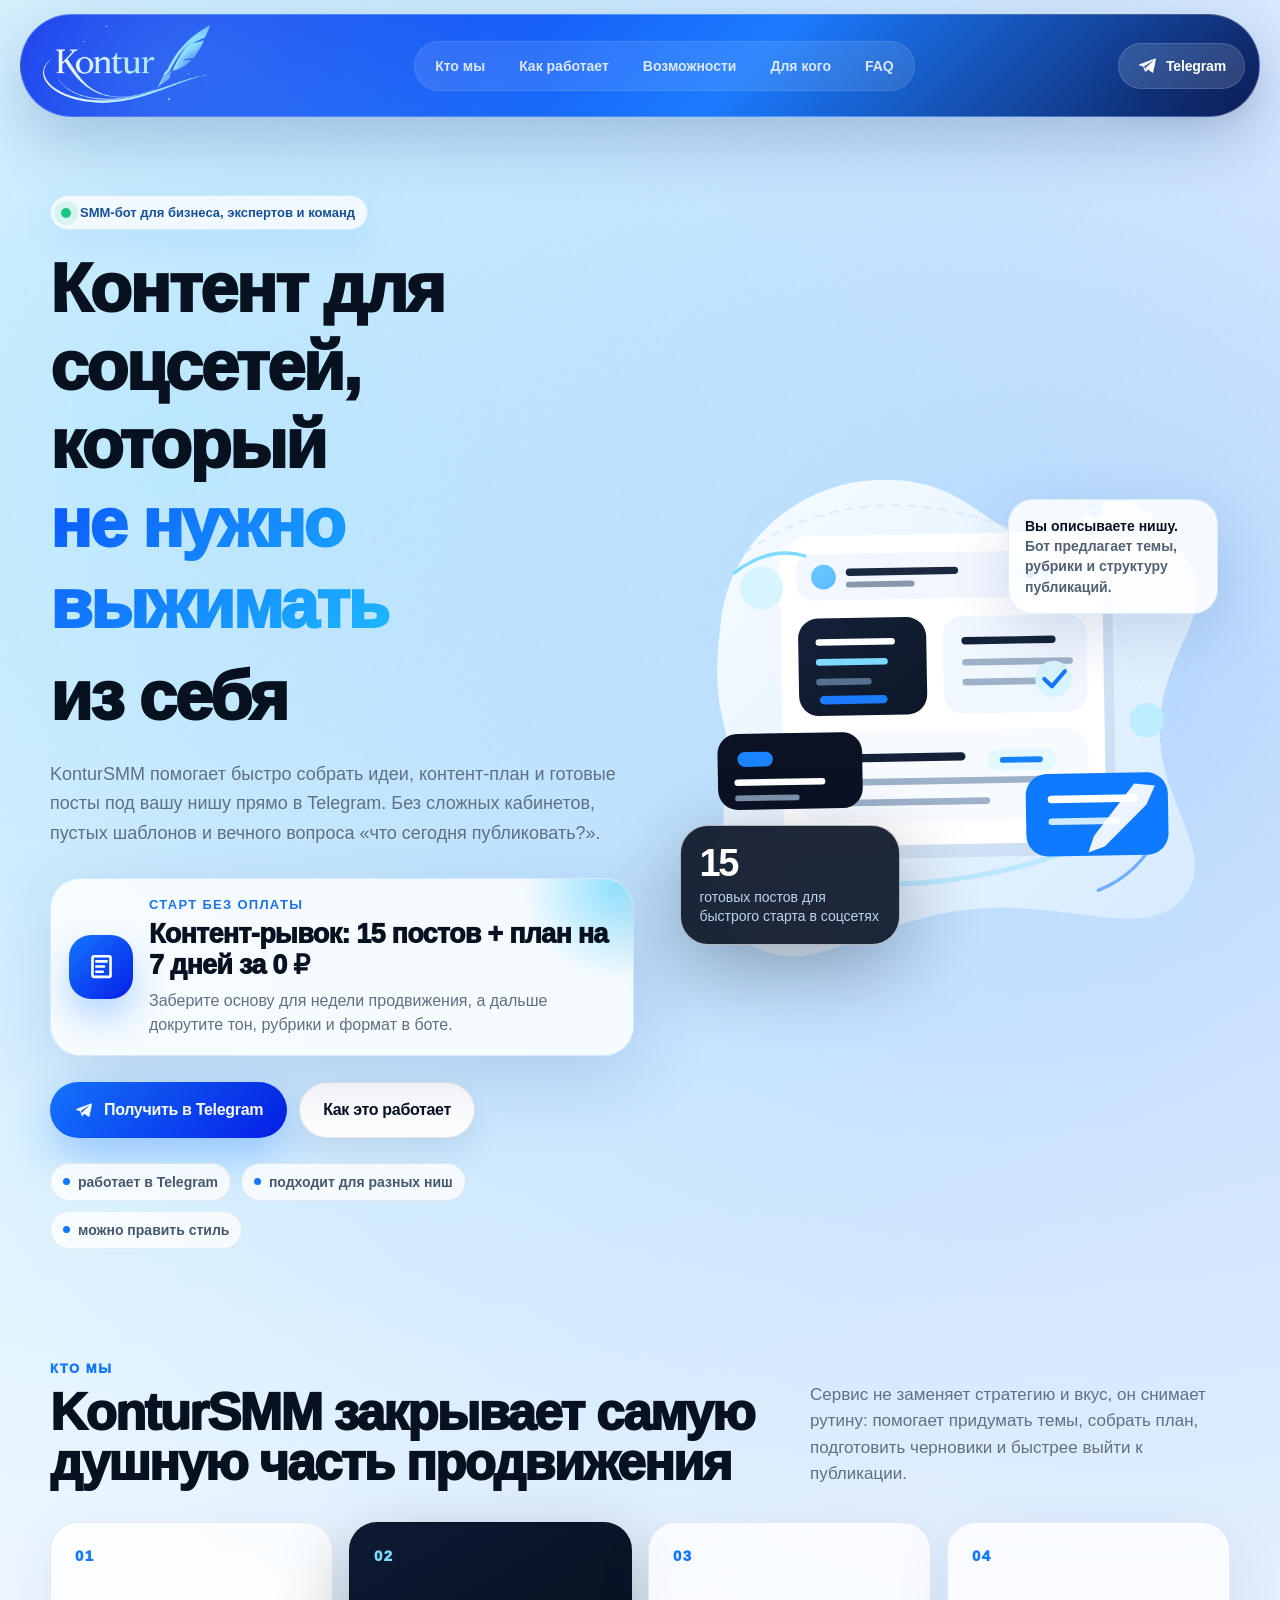
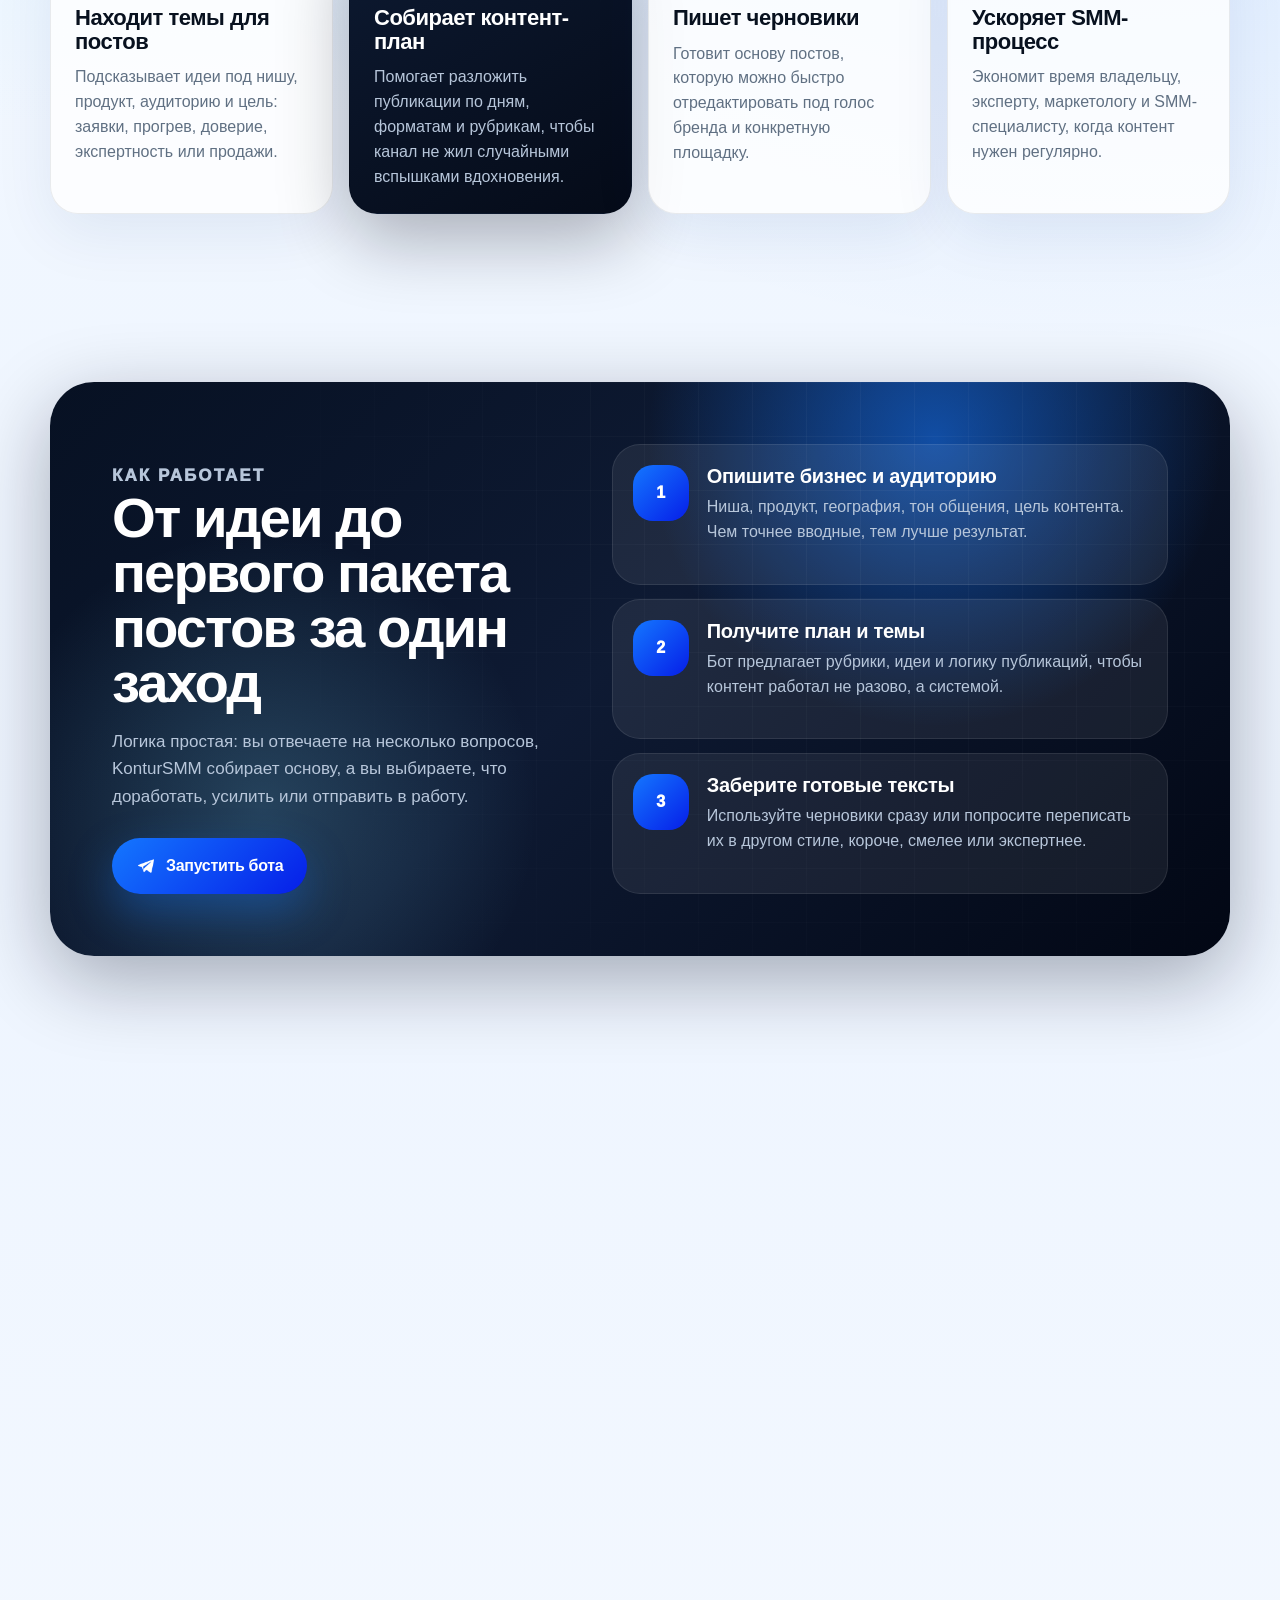
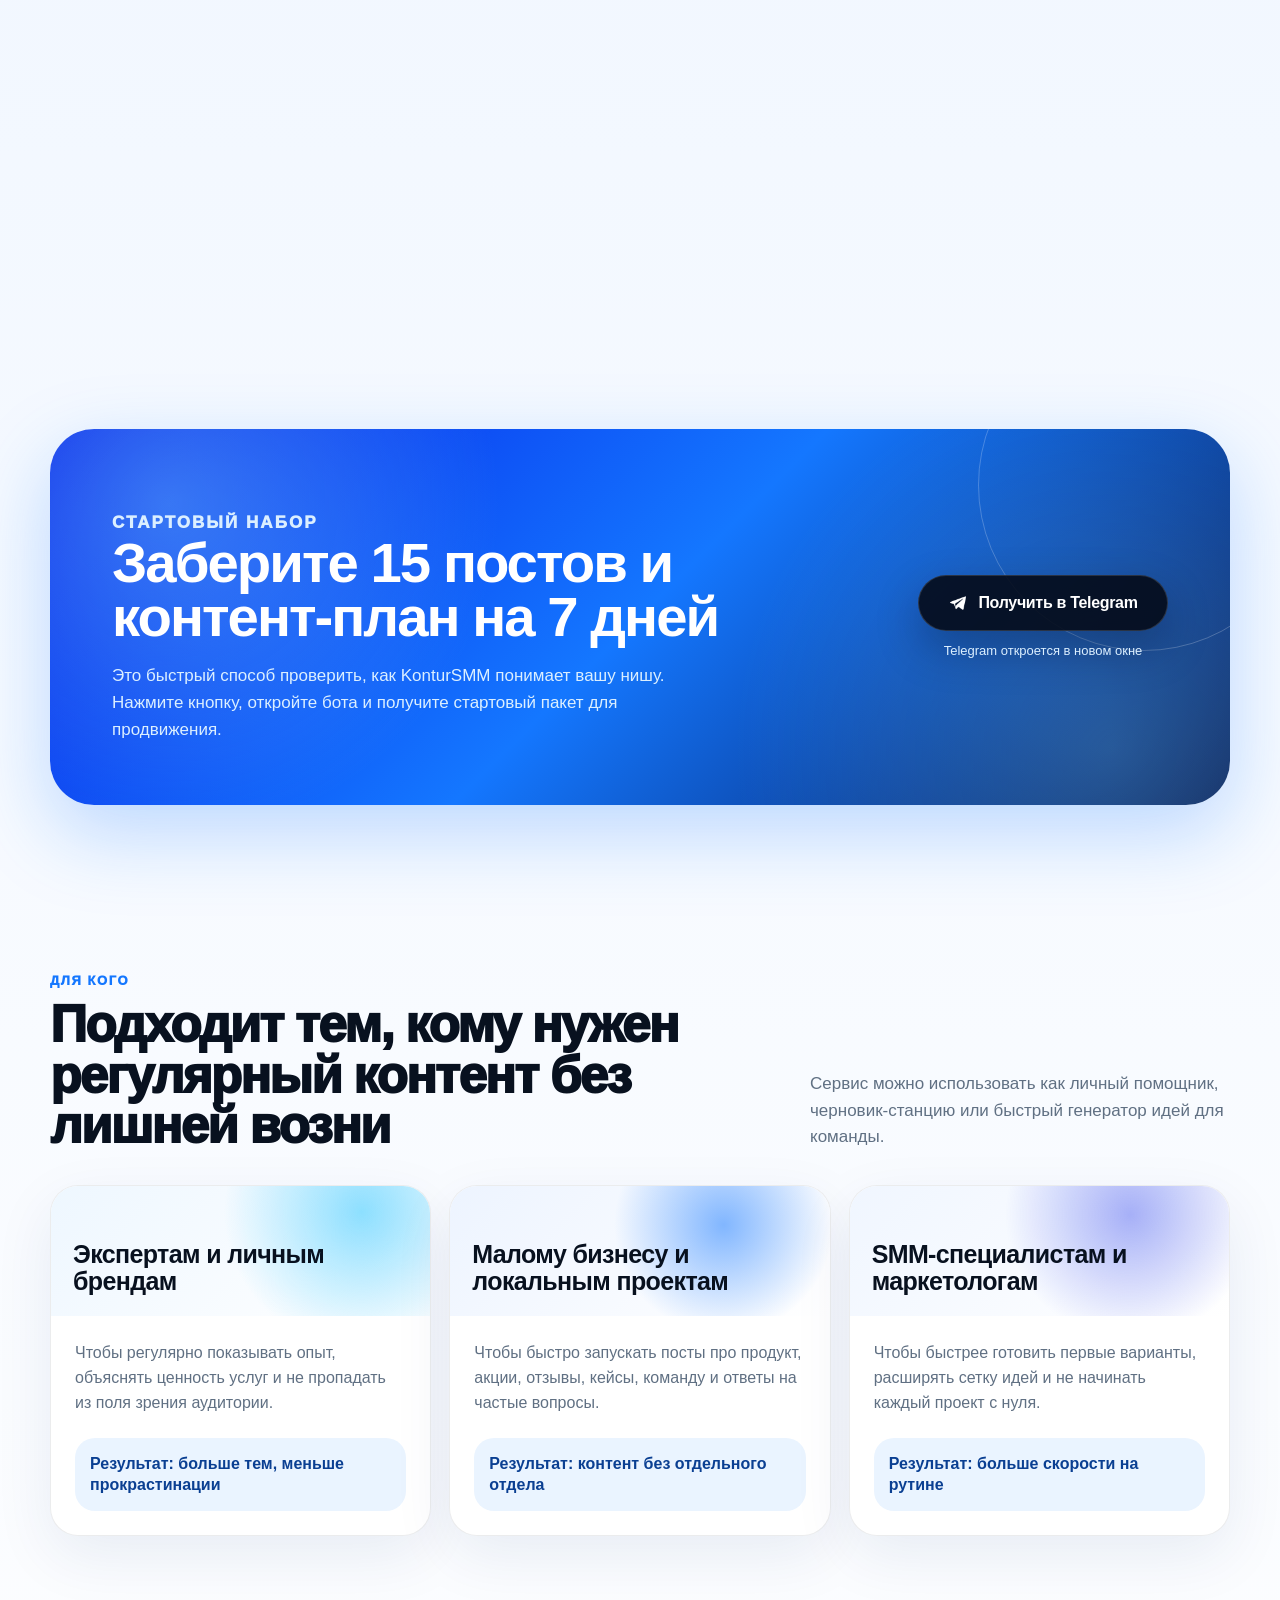
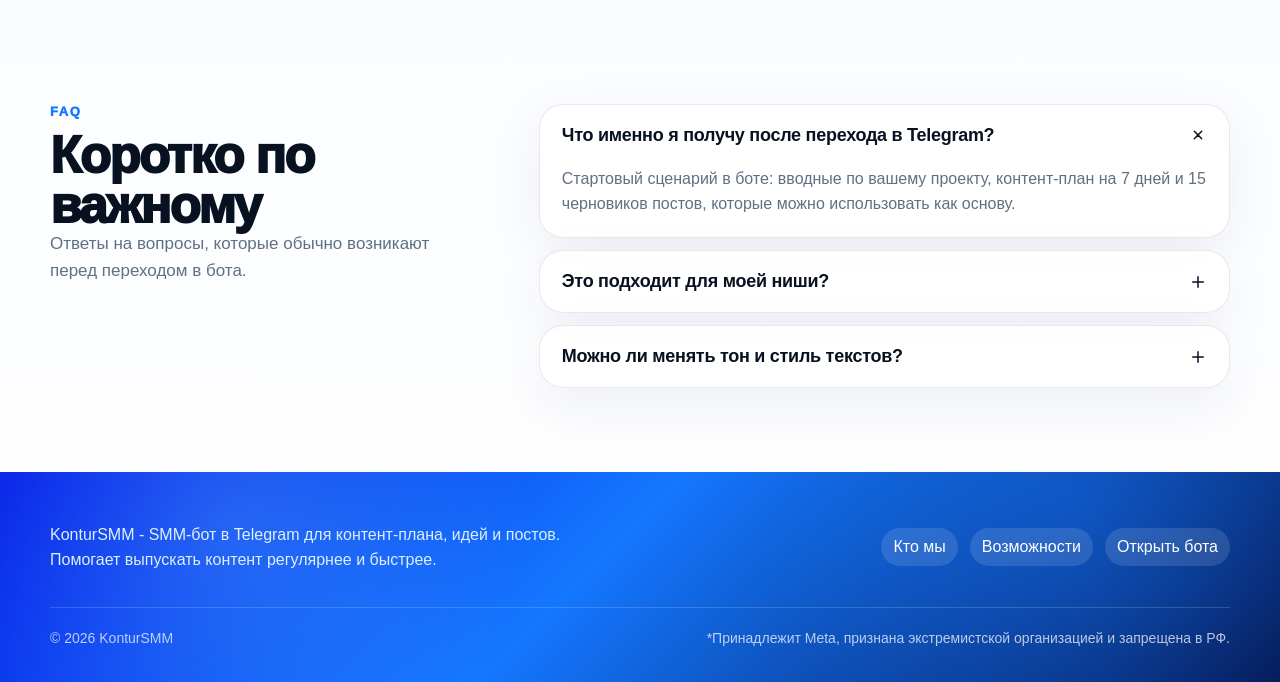
<file: index 2.html>
<!doctype html>
<html lang="ru">
<head>
  <meta charset="utf-8">
  <meta name="viewport" content="width=device-width, initial-scale=1">
  <title>KonturSMM - SMM-бот для контент-плана, постов и идей в Telegram</title>
  <meta name="description" content="KonturSMM помогает быстро создавать контент-план, идеи и готовые посты для соцсетей прямо в Telegram. Получите 15 постов и план на 7 дней за 0 ₽.">
  <meta name="keywords" content="SMM бот, бот для SMM, генератор постов, контент-план, посты для соцсетей, Telegram бот для SMM, автоматизация SMM, KonturSMM">
  <meta name="robots" content="index, follow">
  <link rel="canonical" href="https://kontursmm.ru/">
  <meta name="theme-color" content="#1477ff">
  <meta property="og:type" content="website">
  <meta property="og:title" content="KonturSMM - SMM-бот для контента в Telegram">
  <meta property="og:description" content="Идеи, контент-план и готовые посты для бизнеса, экспертов и SMM-специалистов. Стартовый набор: 15 постов + план на 7 дней.">
  <meta property="og:image" content="https://kontursmm.ru/assets/og-cover.svg">
  <meta property="og:url" content="https://kontursmm.ru/">
  <link rel="icon" href="assets/favicon.png" type="image/png">
  <link rel="preload" href="assets/hero-illustration.svg?v=clear2" as="image" type="image/svg+xml">
  <link rel="stylesheet" href="styles.css">
  <script type="application/ld+json">
    {
      "@context": "https://schema.org",
      "@type": "SoftwareApplication",
      "name": "KonturSMM",
      "applicationCategory": "BusinessApplication",
      "operatingSystem": "Telegram",
      "description": "SMM-бот в Telegram для создания контент-плана, идей и постов для соцсетей.",
      "offers": {
        "@type": "Offer",
        "price": "0",
        "priceCurrency": "RUB",
        "description": "Стартовый набор: 15 постов и контент-план на 7 дней."
      }
    }
  </script>
  <!-- Yandex.Metrika counter -->
  <script type="text/javascript">
    (function(m,e,t,r,i,k,a){
      m[i]=m[i]||function(){(m[i].a=m[i].a||[]).push(arguments)};
      m[i].l=1*new Date();
      for (var j = 0; j < document.scripts.length; j++) {
        if (document.scripts[j].src === r) { return; }
      }
      k=e.createElement(t),a=e.getElementsByTagName(t)[0],k.async=1,k.src=r,a.parentNode.insertBefore(k,a);
    })(window, document, 'script', 'https://mc.yandex.ru/metrika/tag.js?id=109148004', 'ym');

    ym(109148004, 'init', {
      ssr: true,
      webvisor: true,
      clickmap: true,
      accurateTrackBounce: true,
      trackLinks: true
    });
  </script>
  <script>
    window.konturTrackTelegramClick = function() {
      if (typeof window.ym === 'function') {
        window.ym(109148004, 'reachGoal', 'telegram_click');
      }
      return true;
    };
  </script>
  <!-- /Yandex.Metrika counter -->
</head>
<body>
  <noscript>
    <div>
      <img src="https://mc.yandex.ru/watch/109148004" style="position:absolute; left:-9999px;" alt="">
    </div>
  </noscript>
  <a class="skip-link" href="#main">Перейти к содержанию</a>
  <div class="page-shell">
    <div class="noise" aria-hidden="true"></div>

    <header class="site-header" data-header>
      <div class="header-inner">
        <a class="brand" href="#top" aria-label="KonturSMM на главную">
          <img src="assets/logo-kontur-white.png" width="520" height="251" alt="KonturSMM">
        </a>

        <nav class="main-nav" data-nav aria-label="Главная навигация">
          <a href="#about">Кто мы</a>
          <a href="#how">Как работает</a>
          <a href="#features">Возможности</a>
          <a href="#for">Для кого</a>
          <a href="#faq">FAQ</a>
        </nav>

        <div class="header-actions">
          <a class="telegram-mini" href="https://t.me/KonturSmmAiBot?start=landing" data-bot-link target="_blank" rel="noopener" aria-label="Открыть KonturSMM в Telegram" onclick="return konturTrackTelegramClick();">
            <img class="telegram-icon" src="assets/telegram-icon-white.png" width="20" height="20" alt="" aria-hidden="true">
            <span>Telegram</span>
          </a>
          <button class="menu-toggle" data-menu-toggle type="button" aria-label="Открыть меню" aria-expanded="false">
            <span></span><span></span><span></span>
          </button>
        </div>
      </div>
    </header>

    <main id="main">
      <section class="hero" id="top">
        <div class="container hero-grid">
          <div class="hero-content reveal">
            <p class="eyebrow">SMM-бот для бизнеса, экспертов и команд</p>
            <h1>Контент для соцсетей, который <span class="accent">не нужно выжимать</span> из себя</h1>
            <p class="hero-text">KonturSMM помогает быстро собрать идеи, контент-план и готовые посты под вашу нишу прямо в Telegram. Без сложных кабинетов, пустых шаблонов и вечного вопроса «что сегодня публиковать?».</p>

            <div class="lead-card" aria-label="Стартовый набор KonturSMM">
              <div class="lead-card-inner">
                <div class="lead-icon" aria-hidden="true">
                  <svg viewBox="0 0 24 24" fill="none"><path d="M5 5.5C5 4.7 5.7 4 6.5 4H18C18.6 4 19 4.4 19 5V19C19 19.6 18.6 20 18 20H6.5C5.7 20 5 19.3 5 18.5V5.5Z" stroke="currentColor" stroke-width="2"/><path d="M8 8H16M8 12H14M8 16H13" stroke="currentColor" stroke-width="2" stroke-linecap="round"/></svg>
                </div>
                <div>
                  <p class="lead-label">Старт без оплаты</p>
                  <p class="lead-title">Контент-рывок: 15 постов + план на 7 дней за 0 ₽</p>
                  <p class="lead-subtitle">Заберите основу для недели продвижения, а дальше докрутите тон, рубрики и формат в боте.</p>
                </div>
              </div>
            </div>

            <div class="hero-actions">
              <a class="btn btn-primary" href="https://t.me/KonturSmmAiBot?start=lead" data-bot-link target="_blank" rel="noopener" onclick="return konturTrackTelegramClick();">
                <img class="btn-icon" src="assets/telegram-icon-white.png" width="20" height="20" alt="" aria-hidden="true">
                Получить в Telegram
              </a>
              <a class="btn btn-secondary" href="#how">Как это работает</a>
            </div>

            <div class="hero-proof" aria-label="Преимущества KonturSMM">
              <span>работает в Telegram</span>
              <span>подходит для разных ниш</span>
              <span>можно править стиль</span>
            </div>
          </div>

          <div class="hero-visual reveal" aria-hidden="true">
            <img class="hero-art" src="assets/hero-illustration.svg?v=clear2" width="680" height="600" alt="">
            <div class="hero-note">
              <p><b>Вы описываете нишу.</b> Бот предлагает темы, рубрики и структуру публикаций.</p>
            </div>
            <div class="hero-stat">
              <strong>15</strong>
              <span>готовых постов для быстрого старта в соцсетях</span>
            </div>
          </div>
        </div>
      </section>

      <section class="section section-compact" id="about">
        <div class="container">
          <div class="section-head reveal">
            <div>
              <p class="section-kicker">Кто мы</p>
              <h2 class="section-title">KonturSMM закрывает самую душную часть продвижения</h2>
            </div>
            <p class="section-copy">Сервис не заменяет стратегию и вкус, он снимает рутину: помогает придумать темы, собрать план, подготовить черновики и быстрее выйти к публикации.</p>
          </div>

          <div class="cards-grid">
            <article class="info-card reveal">
              <span class="card-number">01</span>
              <h3>Находит темы для постов</h3>
              <p>Подсказывает идеи под нишу, продукт, аудиторию и цель: заявки, прогрев, доверие, экспертность или продажи.</p>
            </article>
            <article class="info-card dark reveal">
              <span class="card-number">02</span>
              <h3>Собирает контент-план</h3>
              <p>Помогает разложить публикации по дням, форматам и рубрикам, чтобы канал не жил случайными вспышками вдохновения.</p>
            </article>
            <article class="info-card reveal">
              <span class="card-number">03</span>
              <h3>Пишет черновики</h3>
              <p>Готовит основу постов, которую можно быстро отредактировать под голос бренда и конкретную площадку.</p>
            </article>
            <article class="info-card reveal">
              <span class="card-number">04</span>
              <h3>Ускоряет SMM-процесс</h3>
              <p>Экономит время владельцу, эксперту, маркетологу и SMM-специалисту, когда контент нужен регулярно.</p>
            </article>
          </div>
        </div>
      </section>

      <section class="section" id="how">
        <div class="container">
          <div class="dark-panel reveal">
            <div class="dark-panel-inner how-grid">
              <div class="how-copy">
                <p class="section-kicker">Как работает</p>
                <h2>От идеи до первого пакета постов за один заход</h2>
                <p>Логика простая: вы отвечаете на несколько вопросов, KonturSMM собирает основу, а вы выбираете, что доработать, усилить или отправить в работу.</p>
                <div class="how-actions">
                  <a class="btn btn-primary" href="https://t.me/KonturSmmAiBot?start=how" data-bot-link target="_blank" rel="noopener" onclick="return konturTrackTelegramClick();"><img class="btn-icon" src="assets/telegram-icon-white.png" width="20" height="20" alt="" aria-hidden="true">Запустить бота</a>
                </div>
              </div>

              <div class="steps">
                <article class="step">
                  <span class="step-index">1</span>
                  <div>
                    <h3>Опишите бизнес и аудиторию</h3>
                    <p>Ниша, продукт, география, тон общения, цель контента. Чем точнее вводные, тем лучше результат.</p>
                  </div>
                </article>
                <article class="step">
                  <span class="step-index">2</span>
                  <div>
                    <h3>Получите план и темы</h3>
                    <p>Бот предлагает рубрики, идеи и логику публикаций, чтобы контент работал не разово, а системой.</p>
                  </div>
                </article>
                <article class="step">
                  <span class="step-index">3</span>
                  <div>
                    <h3>Заберите готовые тексты</h3>
                    <p>Используйте черновики сразу или попросите переписать их в другом стиле, короче, смелее или экспертнее.</p>
                  </div>
                </article>
              </div>
            </div>
          </div>
        </div>
      </section>

      <section class="section" id="features">
        <div class="container">
          <div class="feature-layout">
            <article class="feature-big reveal">
              <p class="section-kicker">Возможности</p>
              <h2>Не просто генератор текста, а быстрый контент-штаб в Telegram</h2>
              <p>KonturSMM держит фокус на том, что важно для малого бизнеса и экспертов: регулярность, понятные смыслы, экономия времени и тексты, которые не выглядят как случайный набор общих фраз.</p>
              <div class="bento-preview" aria-hidden="true">
                <div class="preview-row"><span class="preview-tag">Рубрики</span><span>Экспертность, кейсы, доверие, продукт, личный бренд</span></div>
                <div class="preview-row"><span class="preview-tag">Форматы</span><span>Посты, короткие тексты, идеи для Reels и Telegram</span></div>
                <div class="preview-row"><span class="preview-tag">Тон</span><span>Деловой, живой, дерзкий, спокойный или обучающий</span></div>
              </div>
            </article>

            <div class="feature-cards">
              <article class="feature-card reveal">
                <div class="feature-icon" aria-hidden="true"><svg viewBox="0 0 24 24" fill="none"><path d="M4 5H20M4 12H14M4 19H18" stroke="currentColor" stroke-width="2" stroke-linecap="round"/></svg></div>
                <h3>Контент-план</h3>
                <p>Сетка публикаций на неделю или месяц с темами, задачами и понятной логикой прогрева.</p>
              </article>
              <article class="feature-card reveal">
                <div class="feature-icon" aria-hidden="true"><svg viewBox="0 0 24 24" fill="none"><path d="M12 3L14.4 8.4L20 9L15.8 12.8L17 18.4L12 15.5L7 18.4L8.2 12.8L4 9L9.6 8.4L12 3Z" stroke="currentColor" stroke-width="2" stroke-linejoin="round"/></svg></div>
                <h3>Идеи и хуки</h3>
                <p>Заголовки, заходы и темы, которые помогают быстрее начать текст и не зависнуть на пустом экране.</p>
              </article>
              <article class="feature-card reveal">
                <div class="feature-icon" aria-hidden="true"><svg viewBox="0 0 24 24" fill="none"><path d="M6 5H15L19 9V19C19 20.1 18.1 21 17 21H6C4.9 21 4 20.1 4 19V7C4 5.9 4.9 5 6 5Z" stroke="currentColor" stroke-width="2"/><path d="M14 5V10H19M8 14H16M8 17H13" stroke="currentColor" stroke-width="2" stroke-linecap="round"/></svg></div>
                <h3>Готовые посты</h3>
                <p>Черновики публикаций для Telegram, VK, Instagram* и других площадок, которые можно быстро адаптировать.</p>
              </article>
              <article class="feature-card reveal">
                <div class="feature-icon" aria-hidden="true"><svg viewBox="0 0 24 24" fill="none"><path d="M5 12C5 8.1 8.1 5 12 5C15.9 5 19 8.1 19 12C19 15.9 15.9 19 12 19" stroke="currentColor" stroke-width="2" stroke-linecap="round"/><path d="M12 8V12L15 14M5 19V15H9" stroke="currentColor" stroke-width="2" stroke-linecap="round" stroke-linejoin="round"/></svg></div>
                <h3>Быстрые правки</h3>
                <p>Попросите сделать текст короче, теплее, убедительнее, проще, дороже или ближе к вашему тону.</p>
              </article>
            </div>
          </div>
        </div>
      </section>

      <section class="section" id="lead">
        <div class="container">
          <div class="cta-band reveal">
            <div class="cta-grid">
              <div>
                <p class="section-kicker">Стартовый набор</p>
                <h2>Заберите 15 постов и контент-план на 7 дней</h2>
                <p>Это быстрый способ проверить, как KonturSMM понимает вашу нишу. Нажмите кнопку, откройте бота и получите стартовый пакет для продвижения.</p>
              </div>
              <div class="cta-actions">
                <a class="btn btn-primary cta-telegram-btn" href="https://t.me/KonturSmmAiBot?start=lead_bottom" data-bot-link target="_blank" rel="noopener" onclick="return konturTrackTelegramClick();"><img class="btn-icon" src="assets/telegram-icon-white.png" width="20" height="20" alt="" aria-hidden="true">Получить в Telegram</a>
                <span class="micro-note">Telegram откроется в новом окне</span>
              </div>
            </div>
          </div>
        </div>
      </section>

      <section class="section" id="for">
        <div class="container">
          <div class="section-head reveal">
            <div>
              <p class="section-kicker">Для кого</p>
              <h2 class="section-title">Подходит тем, кому нужен регулярный контент без лишней возни</h2>
            </div>
            <p class="section-copy">Сервис можно использовать как личный помощник, черновик-станцию или быстрый генератор идей для команды.</p>
          </div>

          <div class="audience-grid">
            <article class="audience-card reveal">
              <div class="audience-card-top"><h3>Экспертам и личным брендам</h3></div>
              <div class="audience-card-body">
                <p>Чтобы регулярно показывать опыт, объяснять ценность услуг и не пропадать из поля зрения аудитории.</p>
                <span class="result-pill">Результат: больше тем, меньше прокрастинации</span>
              </div>
            </article>
            <article class="audience-card reveal">
              <div class="audience-card-top"><h3>Малому бизнесу и локальным проектам</h3></div>
              <div class="audience-card-body">
                <p>Чтобы быстро запускать посты про продукт, акции, отзывы, кейсы, команду и ответы на частые вопросы.</p>
                <span class="result-pill">Результат: контент без отдельного отдела</span>
              </div>
            </article>
            <article class="audience-card reveal">
              <div class="audience-card-top"><h3>SMM-специалистам и маркетологам</h3></div>
              <div class="audience-card-body">
                <p>Чтобы быстрее готовить первые варианты, расширять сетку идей и не начинать каждый проект с нуля.</p>
                <span class="result-pill">Результат: больше скорости на рутине</span>
              </div>
            </article>
          </div>
        </div>
      </section>

      <section class="section" id="faq">
        <div class="container faq-layout">
          <div class="reveal">
            <p class="section-kicker">FAQ</p>
            <h2 class="section-title">Коротко по важному</h2>
            <p class="section-copy">Ответы на вопросы, которые обычно возникают перед переходом в бота.</p>
          </div>

          <div class="faq-list reveal" data-faq-list>
            <article class="faq-item is-open">
              <button class="faq-question" type="button" aria-expanded="true">
                Что именно я получу после перехода в Telegram?
                <svg viewBox="0 0 24 24" fill="none" aria-hidden="true"><path d="M12 5V19M5 12H19" stroke="currentColor" stroke-width="2" stroke-linecap="round"/></svg>
              </button>
              <div class="faq-answer">
                <div class="faq-answer-inner">
                  <p>Стартовый сценарий в боте: вводные по вашему проекту, контент-план на 7 дней и 15 черновиков постов, которые можно использовать как основу.</p>
                </div>
              </div>
            </article>

            <article class="faq-item">
              <button class="faq-question" type="button" aria-expanded="false">
                Это подходит для моей ниши?
                <svg viewBox="0 0 24 24" fill="none" aria-hidden="true"><path d="M12 5V19M5 12H19" stroke="currentColor" stroke-width="2" stroke-linecap="round"/></svg>
              </button>
              <div class="faq-answer">
                <div class="faq-answer-inner">
                  <p>Да, если вашей нише нужен контент: услуги, экспертиза, локальный бизнес, онлайн-продукты, обучение, консалтинг, красота, недвижимость, HR, B2B и другие направления.</p>
                </div>
              </div>
            </article>

            <article class="faq-item">
              <button class="faq-question" type="button" aria-expanded="false">
                Можно ли менять тон и стиль текстов?
                <svg viewBox="0 0 24 24" fill="none" aria-hidden="true"><path d="M12 5V19M5 12H19" stroke="currentColor" stroke-width="2" stroke-linecap="round"/></svg>
              </button>
              <div class="faq-answer">
                <div class="faq-answer-inner">
                  <p>Да. Можно попросить сделать текст спокойнее, смелее, короче, экспертнее, проще, продающее или ближе к стилю вашего бренда.</p>
                </div>
              </div>
            </article>

          </div>
        </div>
      </section>
    </main>

    <footer class="footer">
      <div class="container">
        <div class="footer-grid">
          <div class="footer-brand">
            <p>KonturSMM - SMM-бот в Telegram для контент-плана, идей и постов. Помогает выпускать контент регулярнее и быстрее.</p>
          </div>
          <div class="footer-links">
            <a href="#about">Кто мы</a>
            <a href="#features">Возможности</a>
            <a href="https://t.me/KonturSmmAiBot?start=footer" data-bot-link target="_blank" rel="noopener" onclick="return konturTrackTelegramClick();">Открыть бота</a>
          </div>
        </div>
        <div class="footer-bottom">
          <span>© <span data-year></span> KonturSMM</span>
          <span>*Принадлежит Meta, признана экстремистской организацией и запрещена в РФ.</span>
        </div>
      </div>
    </footer>
  </div>

  <script src="script.js" defer></script>
</body>
</html>
</file>
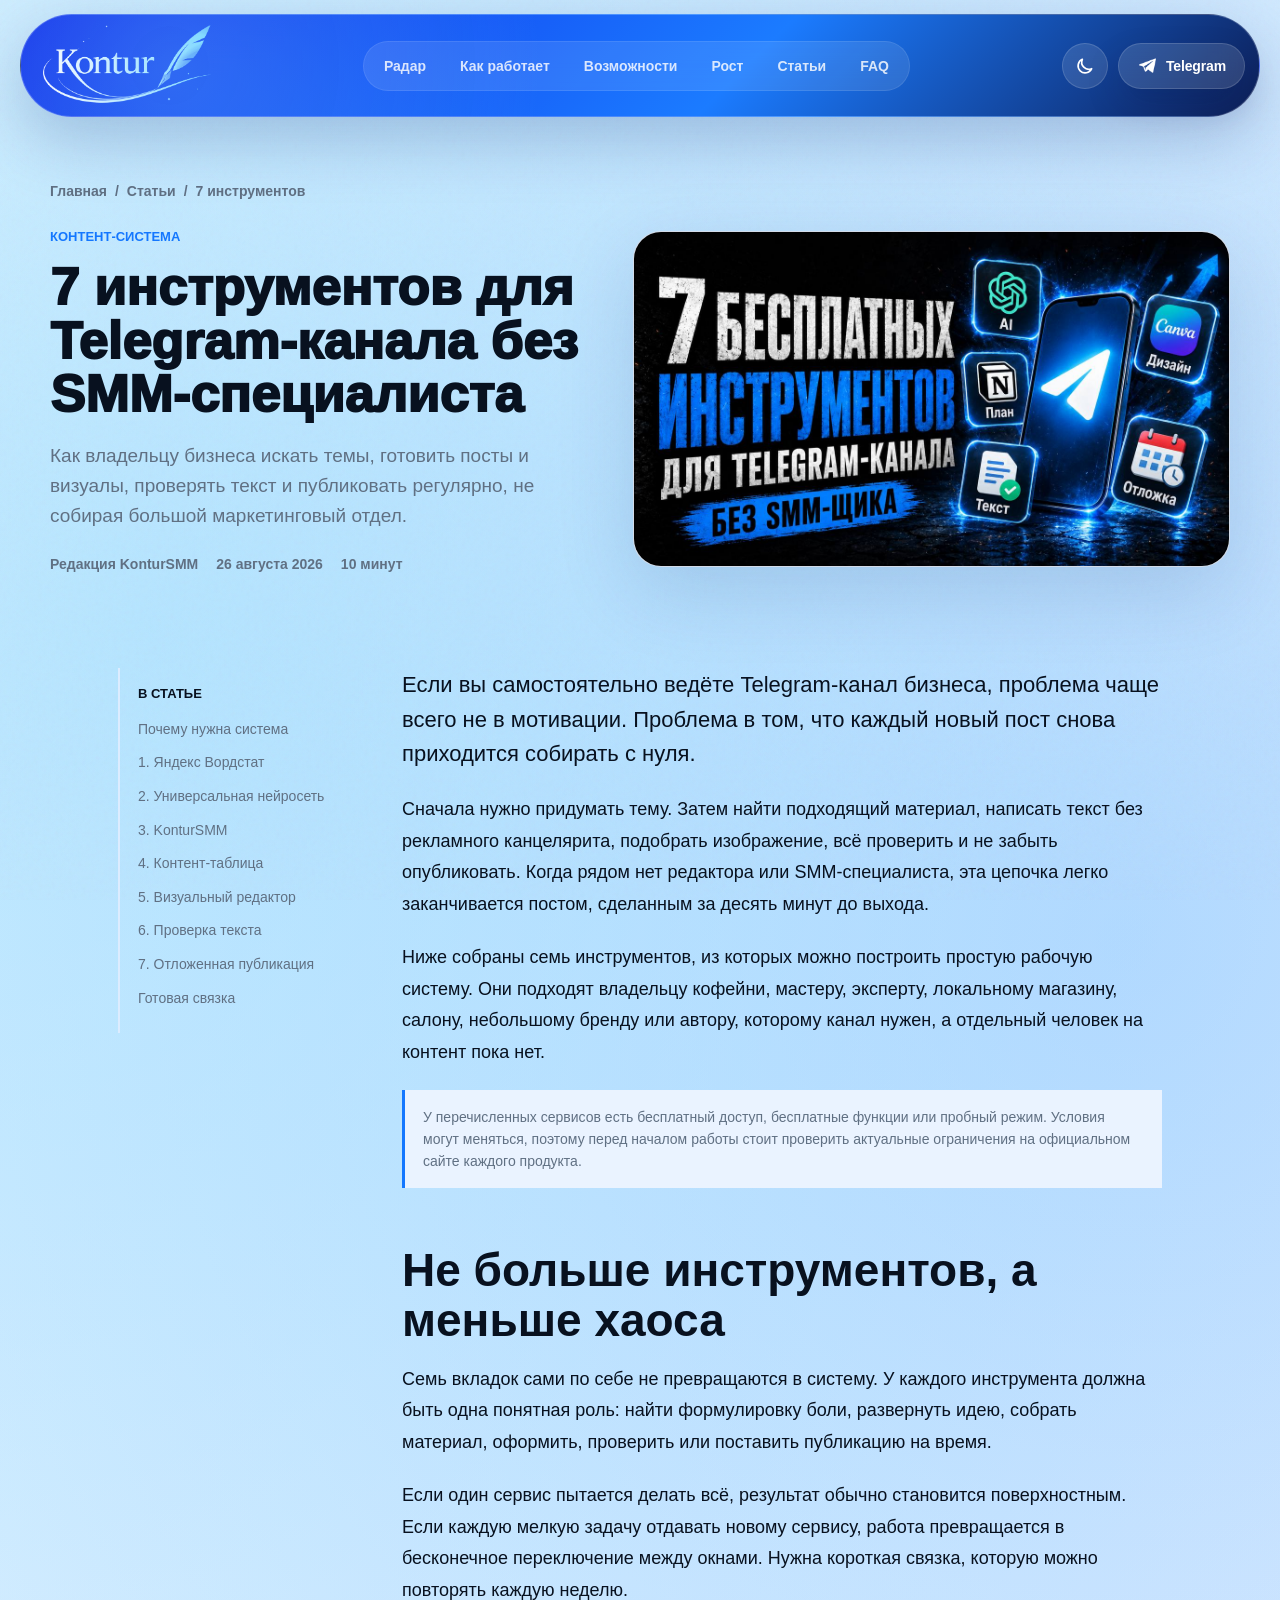
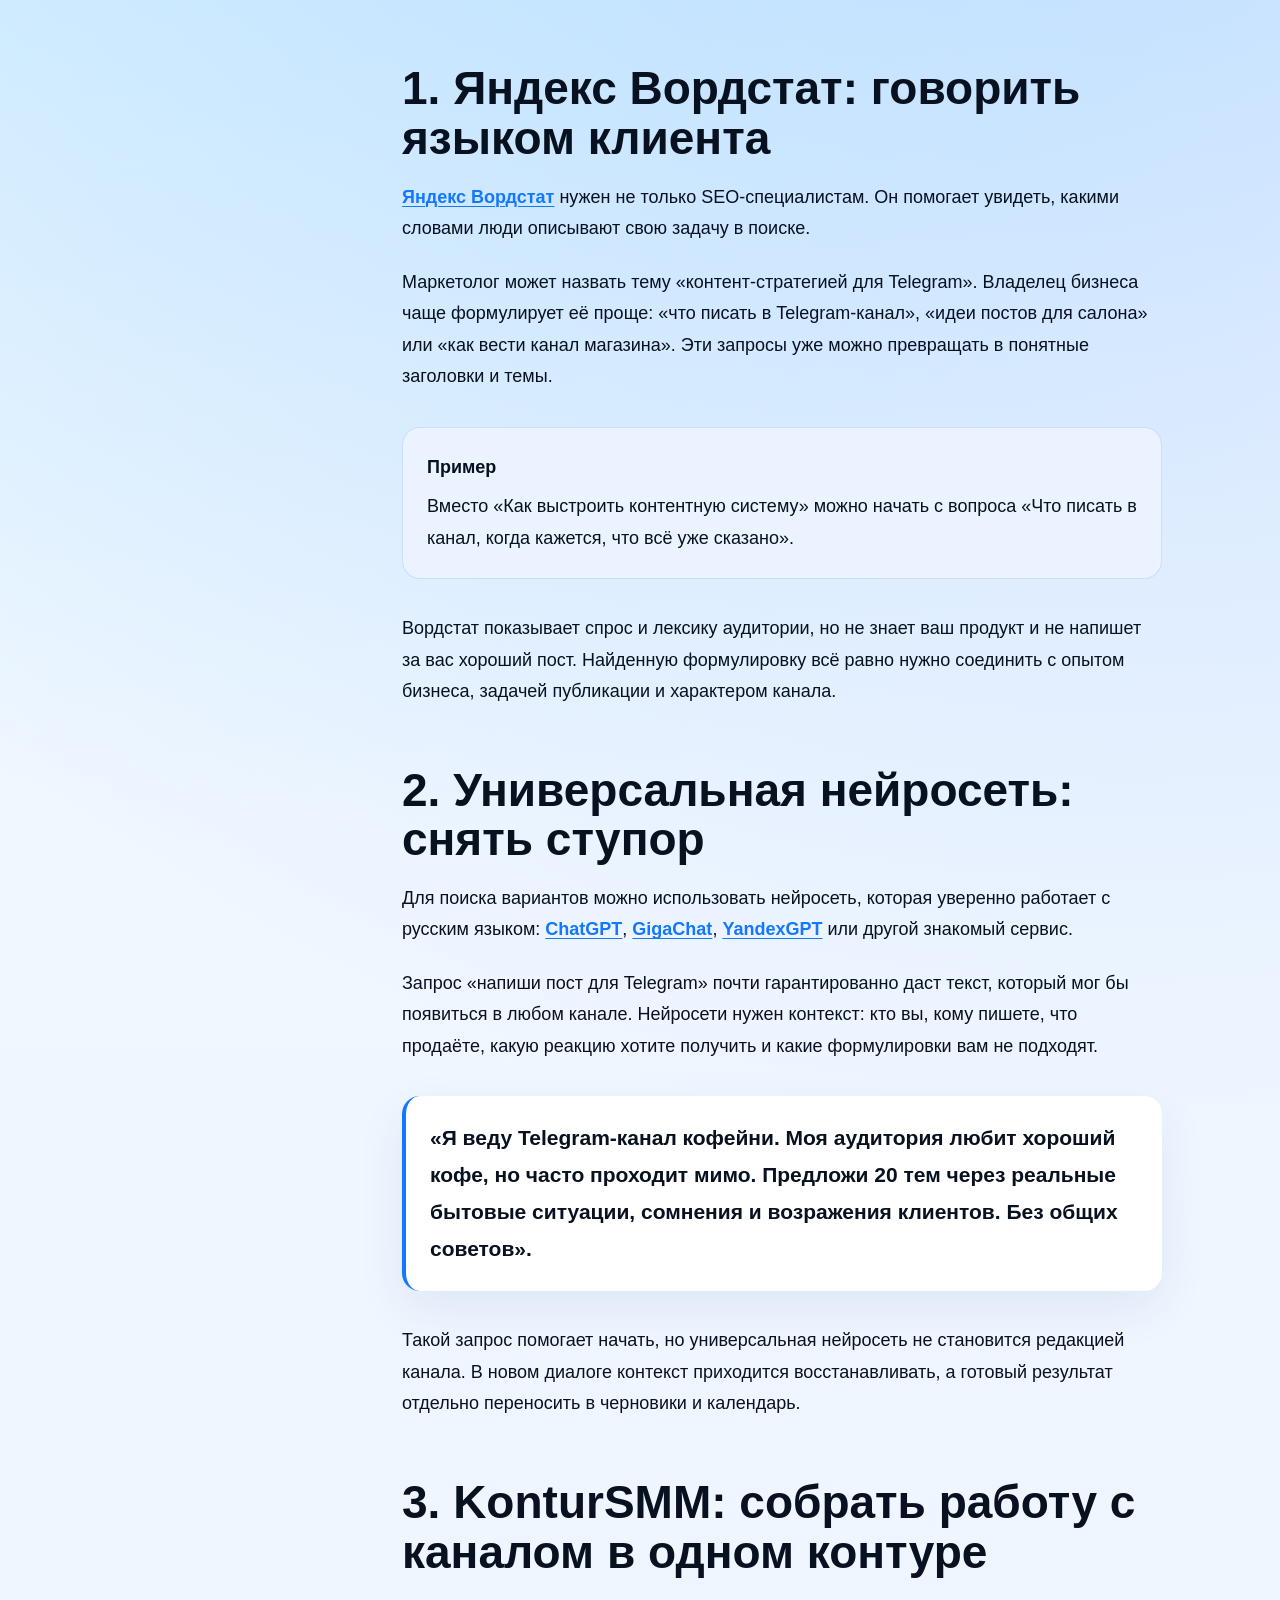
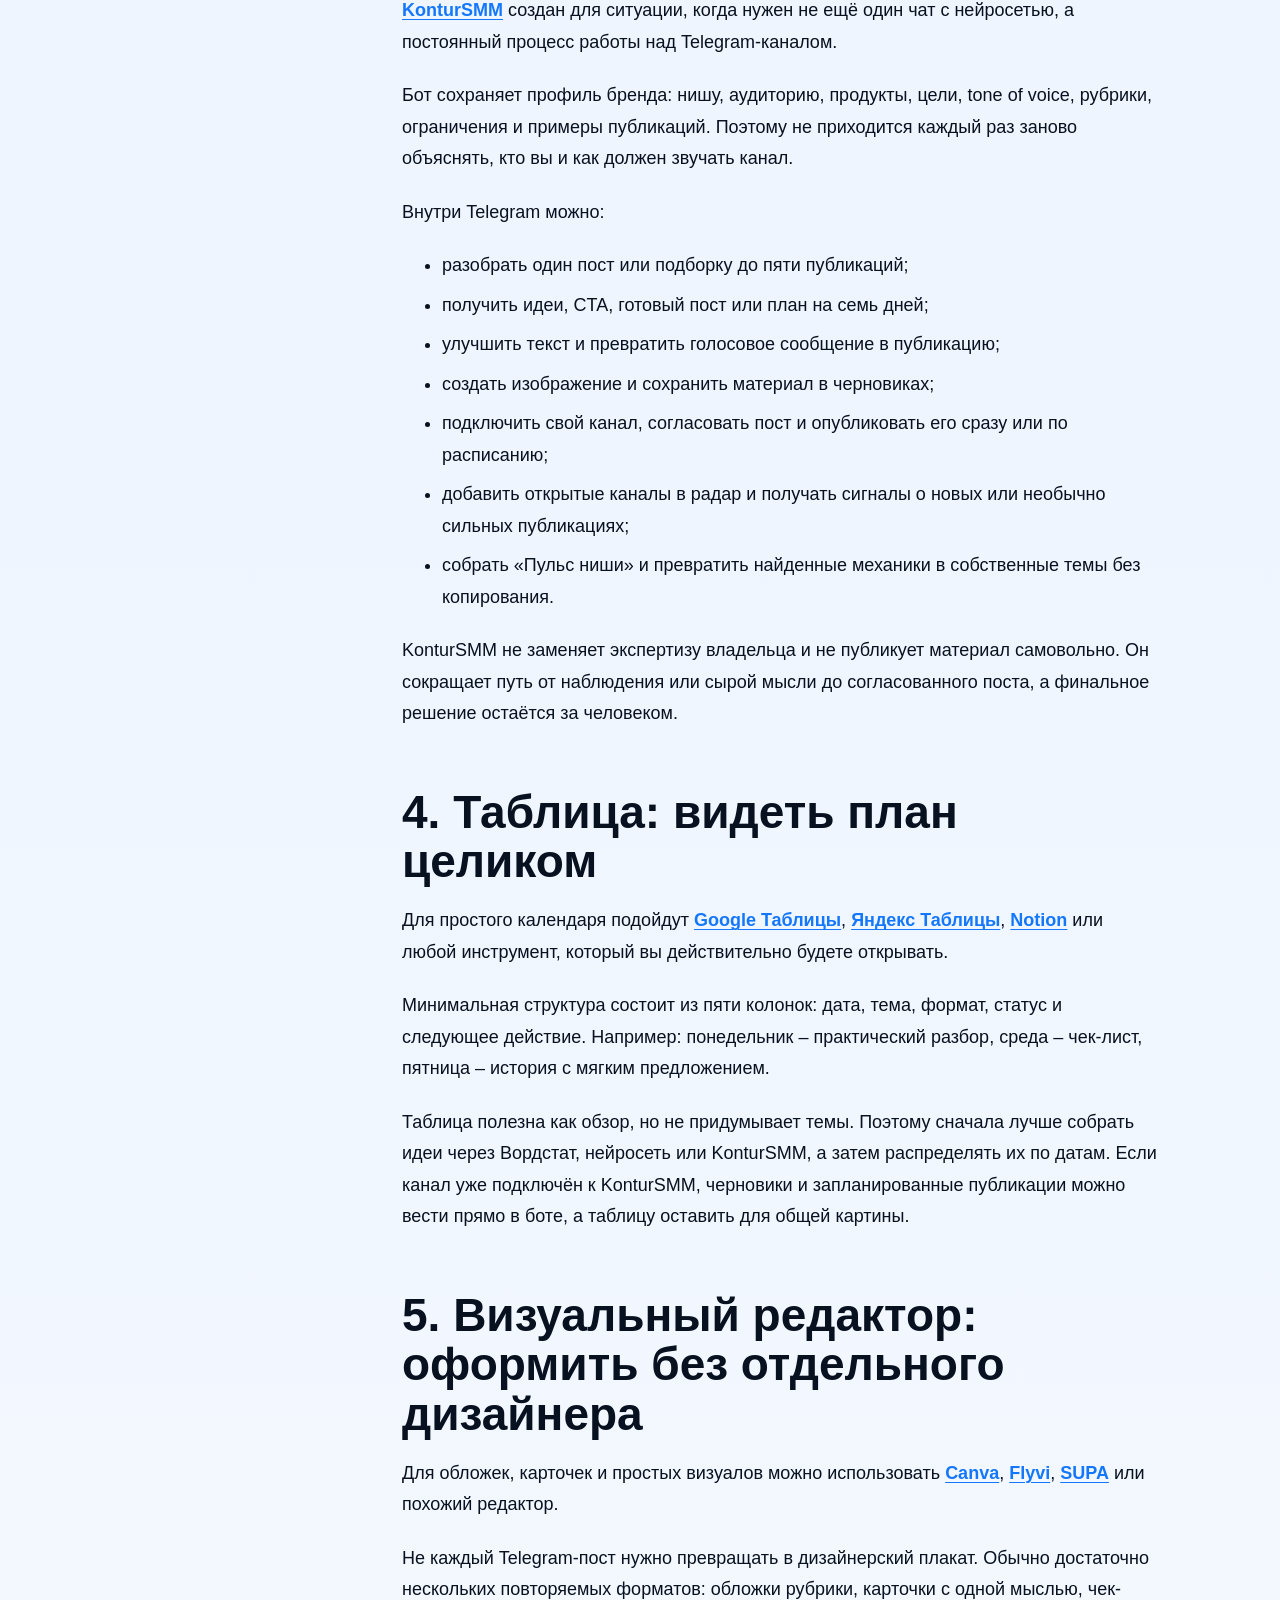
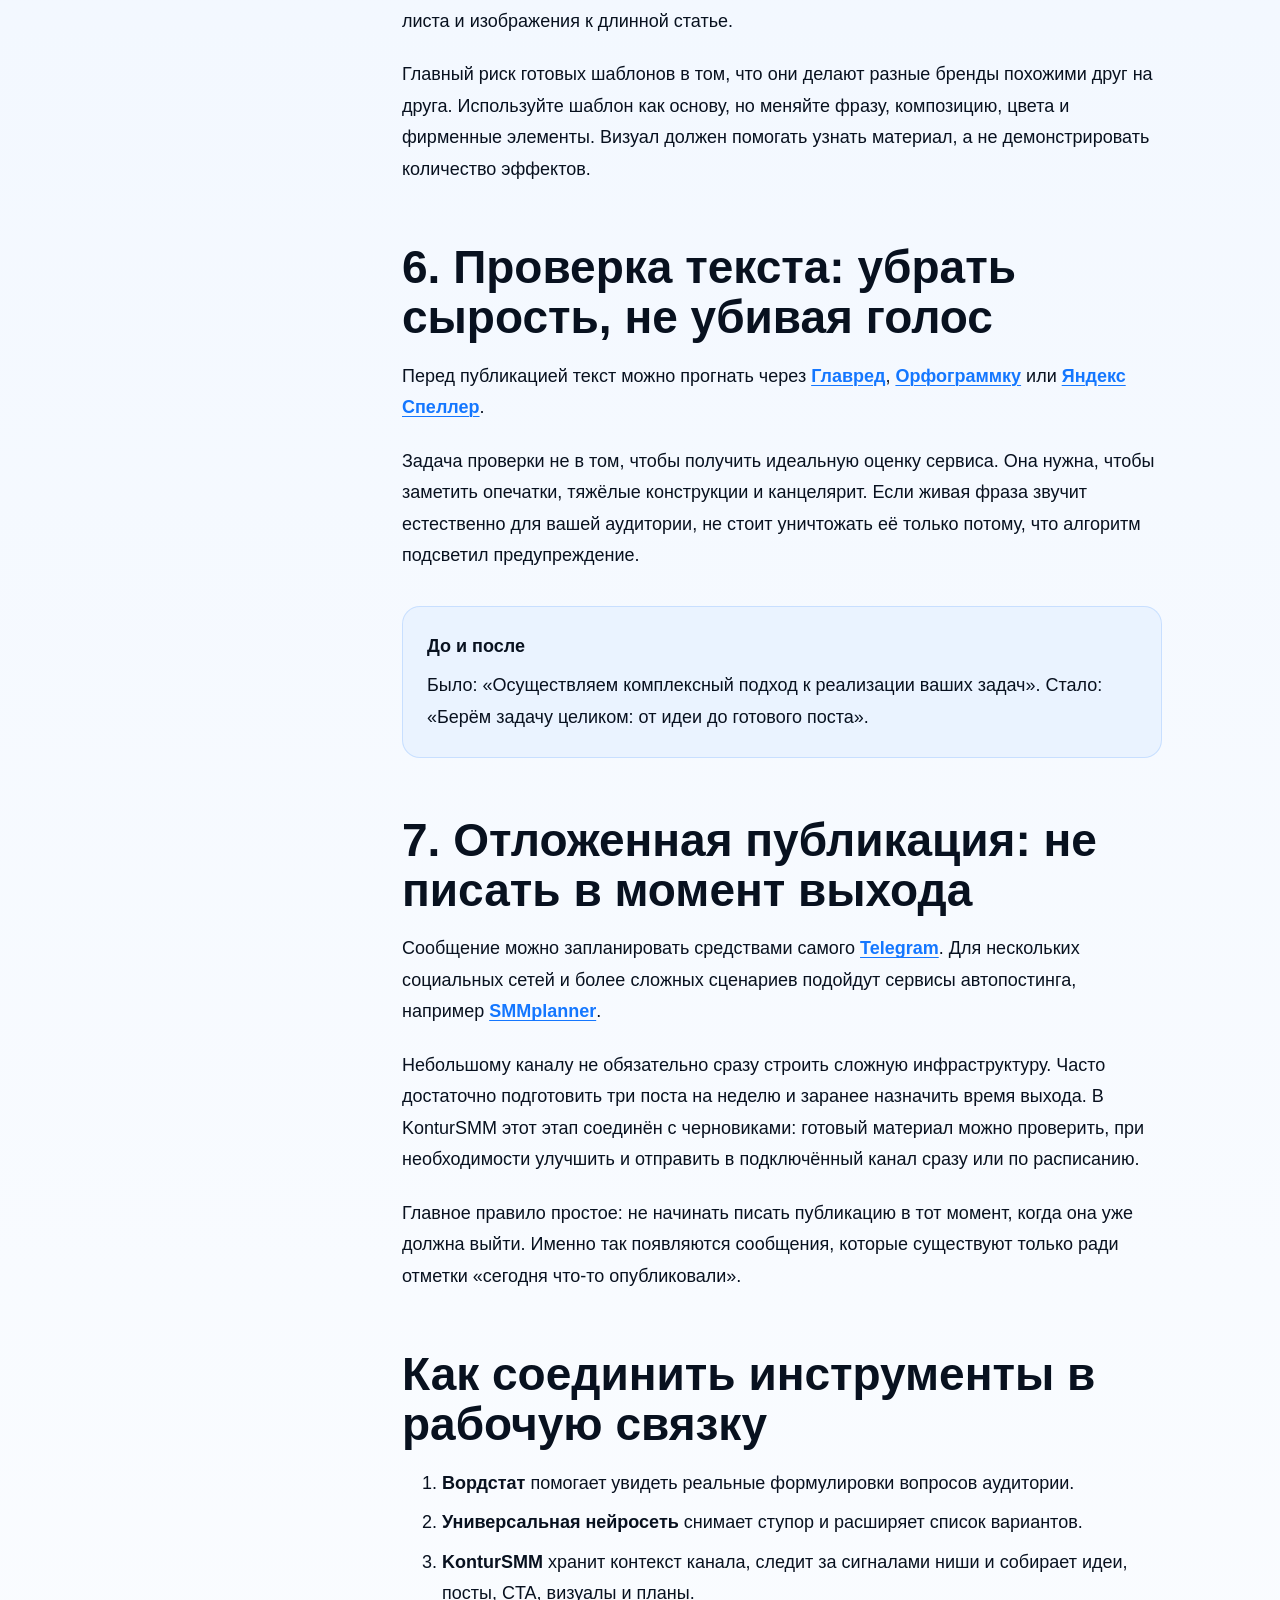
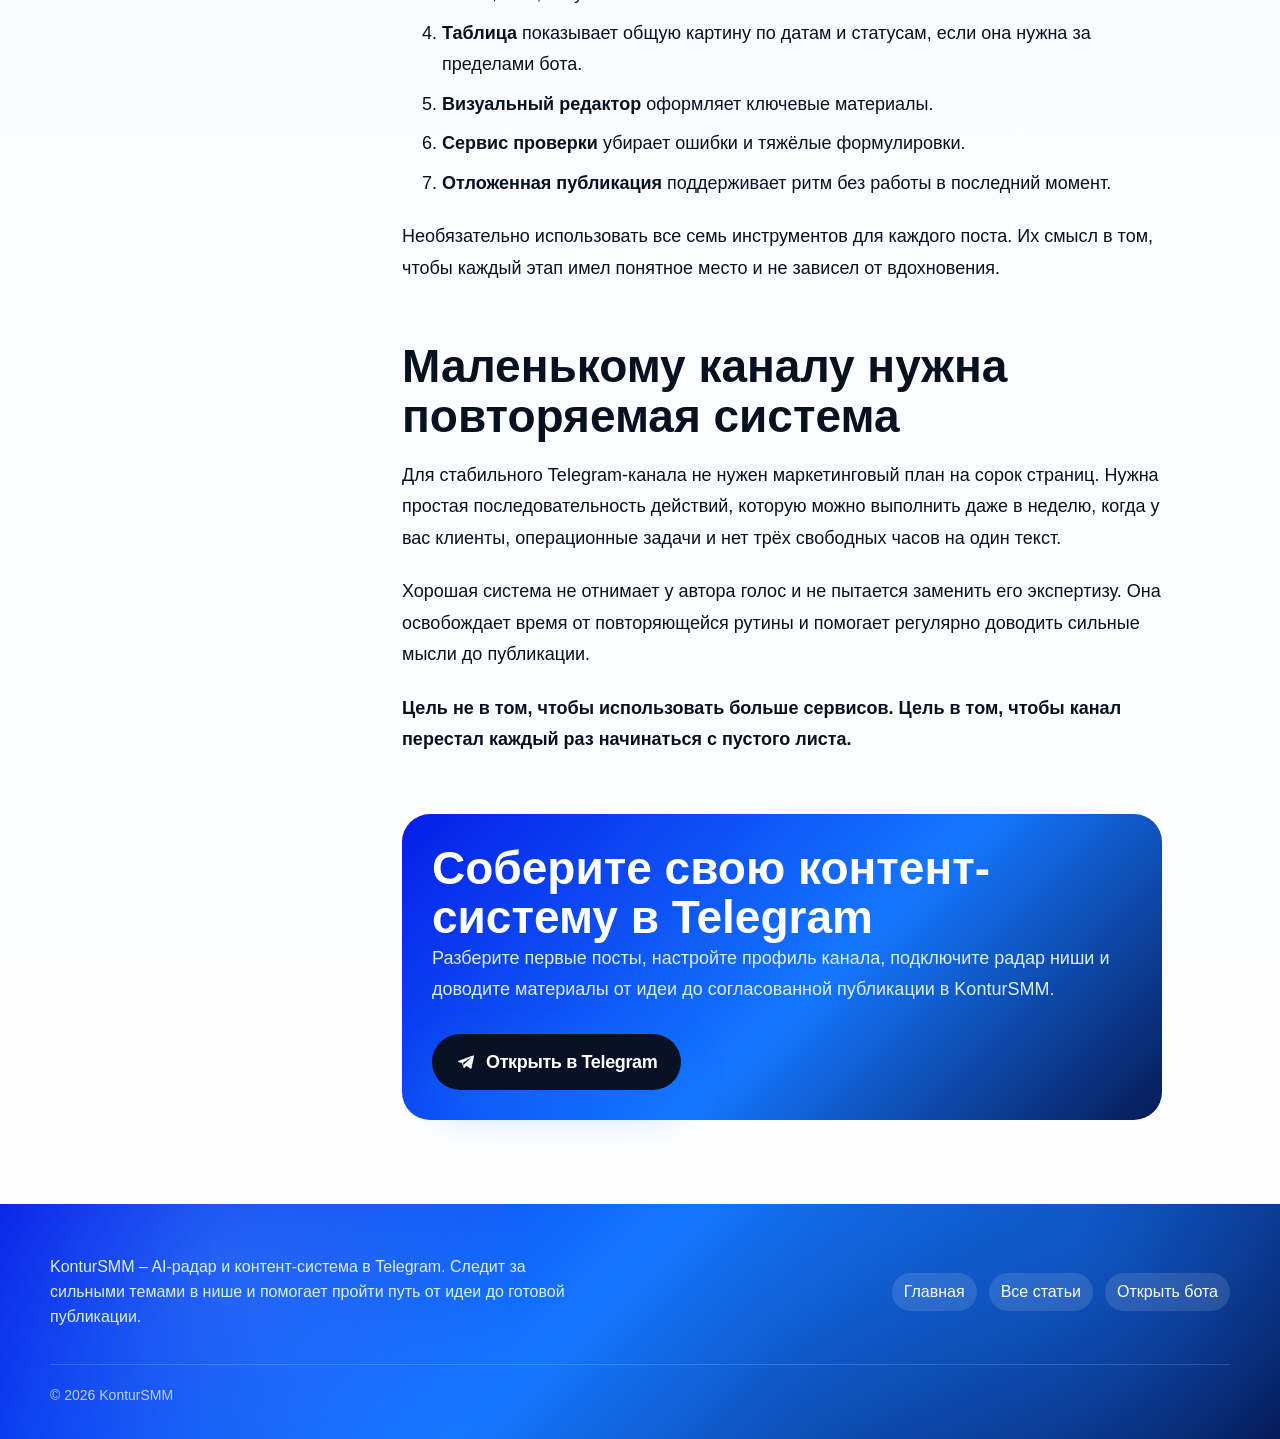
<file: articles/7-besplatnyh-instrumentov-dlya-telegram-kanala.html>
<!doctype html>
<html lang="ru">
<head>
  <meta charset="utf-8">
  <meta name="viewport" content="width=device-width, initial-scale=1">
  <title>7 бесплатных инструментов для Telegram-канала без SMM-специалиста | KonturSMM</title>
  <meta name="description" content="Семь инструментов для самостоятельного ведения Telegram-канала: поиск тем, нейросети, KonturSMM, контент-план, визуалы, проверка текста и отложенная публикация.">
  <meta name="robots" content="index, follow">
  <link rel="canonical" href="https://kontursmm.ru/articles/7-besplatnyh-instrumentov-dlya-telegram-kanala.html">
  <meta name="theme-color" content="#1477ff">
  <meta property="og:type" content="article">
  <meta property="og:title" content="7 инструментов для Telegram-канала без SMM-специалиста">
  <meta property="og:description" content="Практичная связка для поиска тем, подготовки постов, визуалов, проверки текста и публикации без контент-отдела.">
  <meta property="og:image" content="https://kontursmm.ru/assets/7-tools-telegram-cover.png">
  <meta property="og:url" content="https://kontursmm.ru/articles/7-besplatnyh-instrumentov-dlya-telegram-kanala.html">
  <meta property="article:published_time" content="2026-08-26T10:00:00+03:00">
  <meta property="article:modified_time" content="2026-08-26T10:00:00+03:00">
  <link rel="icon" href="../favicon.ico" sizes="any">
  <link rel="icon" href="../favicon.svg" type="image/svg+xml">
  <link rel="apple-touch-icon" href="../apple-touch-icon.png">
  <script>
    try {
      const savedTheme = localStorage.getItem('kontursmm_theme');
      const systemDark = window.matchMedia('(prefers-color-scheme: dark)').matches;
      document.documentElement.dataset.theme = savedTheme || (systemDark ? 'dark' : 'light');
    } catch (error) {
      document.documentElement.dataset.theme = 'light';
    }
  </script>
  <link rel="stylesheet" href="../styles.css?v=2026-08-26">
  <script type="application/ld+json">
    {
      "@context": "https://schema.org",
      "@type": "Article",
      "headline": "7 бесплатных инструментов для Telegram-канала без SMM-специалиста",
      "description": "Семь инструментов для самостоятельного ведения Telegram-канала: поиск тем, нейросети, KonturSMM, контент-план, визуалы, проверка текста и отложенная публикация.",
      "image": "https://kontursmm.ru/assets/7-tools-telegram-cover.png",
      "datePublished": "2026-08-26T10:00:00+03:00",
      "dateModified": "2026-08-26T10:00:00+03:00",
      "inLanguage": "ru-RU",
      "author": {"@type": "Organization", "name": "KonturSMM", "url": "https://kontursmm.ru/"},
      "publisher": {"@type": "Organization", "name": "KonturSMM", "url": "https://kontursmm.ru/"},
      "mainEntityOfPage": "https://kontursmm.ru/articles/7-besplatnyh-instrumentov-dlya-telegram-kanala.html"
    }
  </script>
</head>
<body>
  <a class="skip-link" href="#main">Перейти к содержанию</a>
  <div class="page-shell">
    <div class="noise" aria-hidden="true"></div>

    <header class="site-header" data-header>
      <div class="header-inner">
        <a class="brand" href="../" aria-label="KonturSMM на главную"><img src="../assets/logo-kontur-white.png" width="520" height="251" alt="KonturSMM"></a>
        <nav class="main-nav" data-nav aria-label="Главная навигация">
          <a href="../#radar">Радар</a><a href="../#how">Как работает</a><a href="../#features">Возможности</a><a href="../#growth">Рост</a><a href="./">Статьи</a><a href="../#faq">FAQ</a>
        </nav>
        <div class="header-actions">
          <button class="theme-toggle" data-theme-toggle type="button" aria-label="Включить тёмную тему" title="Сменить тему">
            <svg class="theme-icon theme-icon-moon" viewBox="0 0 24 24" fill="none" aria-hidden="true"><path d="M20 15.2A8.5 8.5 0 0 1 8.8 4 8.5 8.5 0 1 0 20 15.2Z" stroke="currentColor" stroke-width="2" stroke-linecap="round" stroke-linejoin="round"/></svg>
            <svg class="theme-icon theme-icon-sun" viewBox="0 0 24 24" fill="none" aria-hidden="true"><circle cx="12" cy="12" r="4" stroke="currentColor" stroke-width="2"/><path d="M12 2V4M12 20V22M4.93 4.93L6.34 6.34M17.66 17.66L19.07 19.07M2 12H4M20 12H22M4.93 19.07L6.34 17.66M17.66 6.34L19.07 4.93" stroke="currentColor" stroke-width="2" stroke-linecap="round"/></svg>
          </button>
          <a class="telegram-mini" href="https://t.me/KonturSmmAiBot?start=article_7_tools" data-bot-link target="_blank" rel="noopener" aria-label="Открыть KonturSMM в Telegram"><img class="telegram-icon" src="../assets/telegram-icon-white.png" width="20" height="20" alt="" aria-hidden="true"><span>Telegram</span></a>
          <button class="menu-toggle" data-menu-toggle type="button" aria-label="Открыть меню" aria-expanded="false"><span></span><span></span><span></span></button>
        </div>
      </div>
    </header>

    <main class="subpage-main" id="main">
      <article>
        <header class="article-hero">
          <div class="container">
            <div class="breadcrumb"><a href="../">Главная</a><span>/</span><a href="./">Статьи</a><span>/</span><span>7 инструментов</span></div>
            <div class="article-hero-grid">
              <div class="reveal">
                <span class="article-category">Контент-система</span>
                <h1 class="article-title-compact">7 инструментов для Telegram-канала без SMM-специалиста</h1>
                <p class="article-subtitle">Как владельцу бизнеса искать темы, готовить посты и визуалы, проверять текст и публиковать регулярно, не собирая большой маркетинговый отдел.</p>
                <div class="article-meta"><span>Редакция KonturSMM</span><time datetime="2026-08-26">26 августа 2026</time><span>10 минут</span></div>
              </div>
              <figure class="article-cover reveal"><img src="../assets/7-tools-telegram-cover.png" width="1280" height="720" alt="Семь инструментов для ведения Telegram-канала без SMM-специалиста"></figure>
            </div>
          </div>
        </header>

        <section class="section section-compact">
          <div class="container article-layout">
            <aside class="article-toc" aria-label="Содержание статьи">
              <strong>В статье</strong>
              <a href="#system">Почему нужна система</a>
              <a href="#wordstat">1. Яндекс Вордстат</a>
              <a href="#ai">2. Универсальная нейросеть</a>
              <a href="#kontursmm">3. KonturSMM</a>
              <a href="#table">4. Контент-таблица</a>
              <a href="#visual">5. Визуальный редактор</a>
              <a href="#check">6. Проверка текста</a>
              <a href="#schedule">7. Отложенная публикация</a>
              <a href="#workflow">Готовая связка</a>
            </aside>

            <div class="article-body">
              <p class="article-lead">Если вы самостоятельно ведёте Telegram-канал бизнеса, проблема чаще всего не в мотивации. Проблема в том, что каждый новый пост снова приходится собирать с нуля.</p>
              <p>Сначала нужно придумать тему. Затем найти подходящий материал, написать текст без рекламного канцелярита, подобрать изображение, всё проверить и не забыть опубликовать. Когда рядом нет редактора или SMM-специалиста, эта цепочка легко заканчивается постом, сделанным за десять минут до выхода.</p>
              <p>Ниже собраны семь инструментов, из которых можно построить простую рабочую систему. Они подходят владельцу кофейни, мастеру, эксперту, локальному магазину, салону, небольшому бренду или автору, которому канал нужен, а отдельный человек на контент пока нет.</p>
              <p class="article-source-note">У перечисленных сервисов есть бесплатный доступ, бесплатные функции или пробный режим. Условия могут меняться, поэтому перед началом работы стоит проверить актуальные ограничения на официальном сайте каждого продукта.</p>

              <h2 id="system">Не больше инструментов, а меньше хаоса</h2>
              <p>Семь вкладок сами по себе не превращаются в систему. У каждого инструмента должна быть одна понятная роль: найти формулировку боли, развернуть идею, собрать материал, оформить, проверить или поставить публикацию на время.</p>
              <p>Если один сервис пытается делать всё, результат обычно становится поверхностным. Если каждую мелкую задачу отдавать новому сервису, работа превращается в бесконечное переключение между окнами. Нужна короткая связка, которую можно повторять каждую неделю.</p>

              <h2 id="wordstat">1. Яндекс Вордстат: говорить языком клиента</h2>
              <p><a href="https://wordstat.yandex.ru/" target="_blank" rel="noopener">Яндекс Вордстат</a> нужен не только SEO-специалистам. Он помогает увидеть, какими словами люди описывают свою задачу в поиске.</p>
              <p>Маркетолог может назвать тему «контент-стратегией для Telegram». Владелец бизнеса чаще формулирует её проще: «что писать в Telegram-канал», «идеи постов для салона» или «как вести канал магазина». Эти запросы уже можно превращать в понятные заголовки и темы.</p>
              <div class="article-callout"><strong>Пример</strong><p>Вместо «Как выстроить контентную систему» можно начать с вопроса «Что писать в канал, когда кажется, что всё уже сказано».</p></div>
              <p>Вордстат показывает спрос и лексику аудитории, но не знает ваш продукт и не напишет за вас хороший пост. Найденную формулировку всё равно нужно соединить с опытом бизнеса, задачей публикации и характером канала.</p>

              <h2 id="ai">2. Универсальная нейросеть: снять ступор</h2>
              <p>Для поиска вариантов можно использовать нейросеть, которая уверенно работает с русским языком: <a href="https://chatgpt.com/" target="_blank" rel="noopener">ChatGPT</a>, <a href="https://giga.chat/" target="_blank" rel="noopener">GigaChat</a>, <a href="https://ya.ru/ai/gpt-2/" target="_blank" rel="noopener">YandexGPT</a> или другой знакомый сервис.</p>
              <p>Запрос «напиши пост для Telegram» почти гарантированно даст текст, который мог бы появиться в любом канале. Нейросети нужен контекст: кто вы, кому пишете, что продаёте, какую реакцию хотите получить и какие формулировки вам не подходят.</p>
              <blockquote class="article-quote"><p>«Я веду Telegram-канал кофейни. Моя аудитория любит хороший кофе, но часто проходит мимо. Предложи 20 тем через реальные бытовые ситуации, сомнения и возражения клиентов. Без общих советов».</p></blockquote>
              <p>Такой запрос помогает начать, но универсальная нейросеть не становится редакцией канала. В новом диалоге контекст приходится восстанавливать, а готовый результат отдельно переносить в черновики и календарь.</p>

              <h2 id="kontursmm">3. KonturSMM: собрать работу с каналом в одном контуре</h2>
              <p><a class="inline-product-link" href="https://t.me/KonturSmmAiBot?start=article_7_tools" data-bot-link target="_blank" rel="noopener">KonturSMM</a> создан для ситуации, когда нужен не ещё один чат с нейросетью, а постоянный процесс работы над Telegram-каналом.</p>
              <p>Бот сохраняет профиль бренда: нишу, аудиторию, продукты, цели, tone of voice, рубрики, ограничения и примеры публикаций. Поэтому не приходится каждый раз заново объяснять, кто вы и как должен звучать канал.</p>
              <p>Внутри Telegram можно:</p>
              <ul>
                <li>разобрать один пост или подборку до пяти публикаций;</li>
                <li>получить идеи, CTA, готовый пост или план на семь дней;</li>
                <li>улучшить текст и превратить голосовое сообщение в публикацию;</li>
                <li>создать изображение и сохранить материал в черновиках;</li>
                <li>подключить свой канал, согласовать пост и опубликовать его сразу или по расписанию;</li>
                <li>добавить открытые каналы в радар и получать сигналы о новых или необычно сильных публикациях;</li>
                <li>собрать «Пульс ниши» и превратить найденные механики в собственные темы без копирования.</li>
              </ul>
              <p>KonturSMM не заменяет экспертизу владельца и не публикует материал самовольно. Он сокращает путь от наблюдения или сырой мысли до согласованного поста, а финальное решение остаётся за человеком.</p>

              <h2 id="table">4. Таблица: видеть план целиком</h2>
              <p>Для простого календаря подойдут <a href="https://workspace.google.com/intl/ru/products/sheets/" target="_blank" rel="noopener">Google Таблицы</a>, <a href="https://docs.yandex.ru/" target="_blank" rel="noopener">Яндекс Таблицы</a>, <a href="https://www.notion.com/product" target="_blank" rel="noopener">Notion</a> или любой инструмент, который вы действительно будете открывать.</p>
              <p>Минимальная структура состоит из пяти колонок: дата, тема, формат, статус и следующее действие. Например: понедельник – практический разбор, среда – чек-лист, пятница – история с мягким предложением.</p>
              <p>Таблица полезна как обзор, но не придумывает темы. Поэтому сначала лучше собрать идеи через Вордстат, нейросеть или KonturSMM, а затем распределять их по датам. Если канал уже подключён к KonturSMM, черновики и запланированные публикации можно вести прямо в боте, а таблицу оставить для общей картины.</p>

              <h2 id="visual">5. Визуальный редактор: оформить без отдельного дизайнера</h2>
              <p>Для обложек, карточек и простых визуалов можно использовать <a href="https://www.canva.com/ru_ru/sozdat/" target="_blank" rel="noopener">Canva</a>, <a href="https://flyvi.io/ru" target="_blank" rel="noopener">Flyvi</a>, <a href="https://supa.ru/" target="_blank" rel="noopener">SUPA</a> или похожий редактор.</p>
              <p>Не каждый Telegram-пост нужно превращать в дизайнерский плакат. Обычно достаточно нескольких повторяемых форматов: обложки рубрики, карточки с одной мыслью, чек-листа и изображения к длинной статье.</p>
              <p>Главный риск готовых шаблонов в том, что они делают разные бренды похожими друг на друга. Используйте шаблон как основу, но меняйте фразу, композицию, цвета и фирменные элементы. Визуал должен помогать узнать материал, а не демонстрировать количество эффектов.</p>

              <h2 id="check">6. Проверка текста: убрать сырость, не убивая голос</h2>
              <p>Перед публикацией текст можно прогнать через <a href="https://glvrd.ru/" target="_blank" rel="noopener">Главред</a>, <a href="https://orfogrammka.ru/" target="_blank" rel="noopener">Орфограммку</a> или <a href="https://yandex.ru/dev/speller" target="_blank" rel="noopener">Яндекс Спеллер</a>.</p>
              <p>Задача проверки не в том, чтобы получить идеальную оценку сервиса. Она нужна, чтобы заметить опечатки, тяжёлые конструкции и канцелярит. Если живая фраза звучит естественно для вашей аудитории, не стоит уничтожать её только потому, что алгоритм подсветил предупреждение.</p>
              <div class="article-callout"><strong>До и после</strong><p>Было: «Осуществляем комплексный подход к реализации ваших задач». Стало: «Берём задачу целиком: от идеи до готового поста».</p></div>

              <h2 id="schedule">7. Отложенная публикация: не писать в момент выхода</h2>
              <p>Сообщение можно запланировать средствами самого <a href="https://telegram.org/" target="_blank" rel="noopener">Telegram</a>. Для нескольких социальных сетей и более сложных сценариев подойдут сервисы автопостинга, например <a href="https://smmplanner.com/" target="_blank" rel="noopener">SMMplanner</a>.</p>
              <p>Небольшому каналу не обязательно сразу строить сложную инфраструктуру. Часто достаточно подготовить три поста на неделю и заранее назначить время выхода. В KonturSMM этот этап соединён с черновиками: готовый материал можно проверить, при необходимости улучшить и отправить в подключённый канал сразу или по расписанию.</p>
              <p>Главное правило простое: не начинать писать публикацию в тот момент, когда она уже должна выйти. Именно так появляются сообщения, которые существуют только ради отметки «сегодня что-то опубликовали».</p>

              <h2 id="workflow">Как соединить инструменты в рабочую связку</h2>
              <ol>
                <li><strong>Вордстат</strong> помогает увидеть реальные формулировки вопросов аудитории.</li>
                <li><strong>Универсальная нейросеть</strong> снимает ступор и расширяет список вариантов.</li>
                <li><strong>KonturSMM</strong> хранит контекст канала, следит за сигналами ниши и собирает идеи, посты, CTA, визуалы и планы.</li>
                <li><strong>Таблица</strong> показывает общую картину по датам и статусам, если она нужна за пределами бота.</li>
                <li><strong>Визуальный редактор</strong> оформляет ключевые материалы.</li>
                <li><strong>Сервис проверки</strong> убирает ошибки и тяжёлые формулировки.</li>
                <li><strong>Отложенная публикация</strong> поддерживает ритм без работы в последний момент.</li>
              </ol>
              <p>Необязательно использовать все семь инструментов для каждого поста. Их смысл в том, чтобы каждый этап имел понятное место и не зависел от вдохновения.</p>

              <h2 id="summary">Маленькому каналу нужна повторяемая система</h2>
              <p>Для стабильного Telegram-канала не нужен маркетинговый план на сорок страниц. Нужна простая последовательность действий, которую можно выполнить даже в неделю, когда у вас клиенты, операционные задачи и нет трёх свободных часов на один текст.</p>
              <p>Хорошая система не отнимает у автора голос и не пытается заменить его экспертизу. Она освобождает время от повторяющейся рутины и помогает регулярно доводить сильные мысли до публикации.</p>
              <p><strong>Цель не в том, чтобы использовать больше сервисов. Цель в том, чтобы канал перестал каждый раз начинаться с пустого листа.</strong></p>

              <div class="article-bottom-cta">
                <h2>Соберите свою контент-систему в Telegram</h2>
                <p>Разберите первые посты, настройте профиль канала, подключите радар ниши и доводите материалы от идеи до согласованной публикации в KonturSMM.</p>
                <a class="btn btn-primary article-telegram-btn" href="https://t.me/KonturSmmAiBot?start=article_7_tools_cta" data-bot-link target="_blank" rel="noopener"><img class="btn-icon" src="../assets/telegram-icon-white.png" width="20" height="20" alt="" aria-hidden="true"><span>Открыть в Telegram</span></a>
              </div>
            </div>
          </div>
        </section>
      </article>
    </main>

    <footer class="footer">
      <div class="container">
        <div class="footer-grid"><div class="footer-brand"><p>KonturSMM – AI-радар и контент-система в Telegram. Следит за сильными темами в нише и помогает пройти путь от идеи до готовой публикации.</p></div><div class="footer-links"><a href="../">Главная</a><a href="./">Все статьи</a><a href="https://t.me/KonturSmmAiBot?start=article_7_tools_footer" data-bot-link target="_blank" rel="noopener">Открыть бота</a></div></div>
        <div class="footer-bottom"><span>© <span data-year></span> KonturSMM</span></div>
      </div>
    </footer>
  </div>
  <script src="../script.js" defer></script>
</body>
</html>
</file>
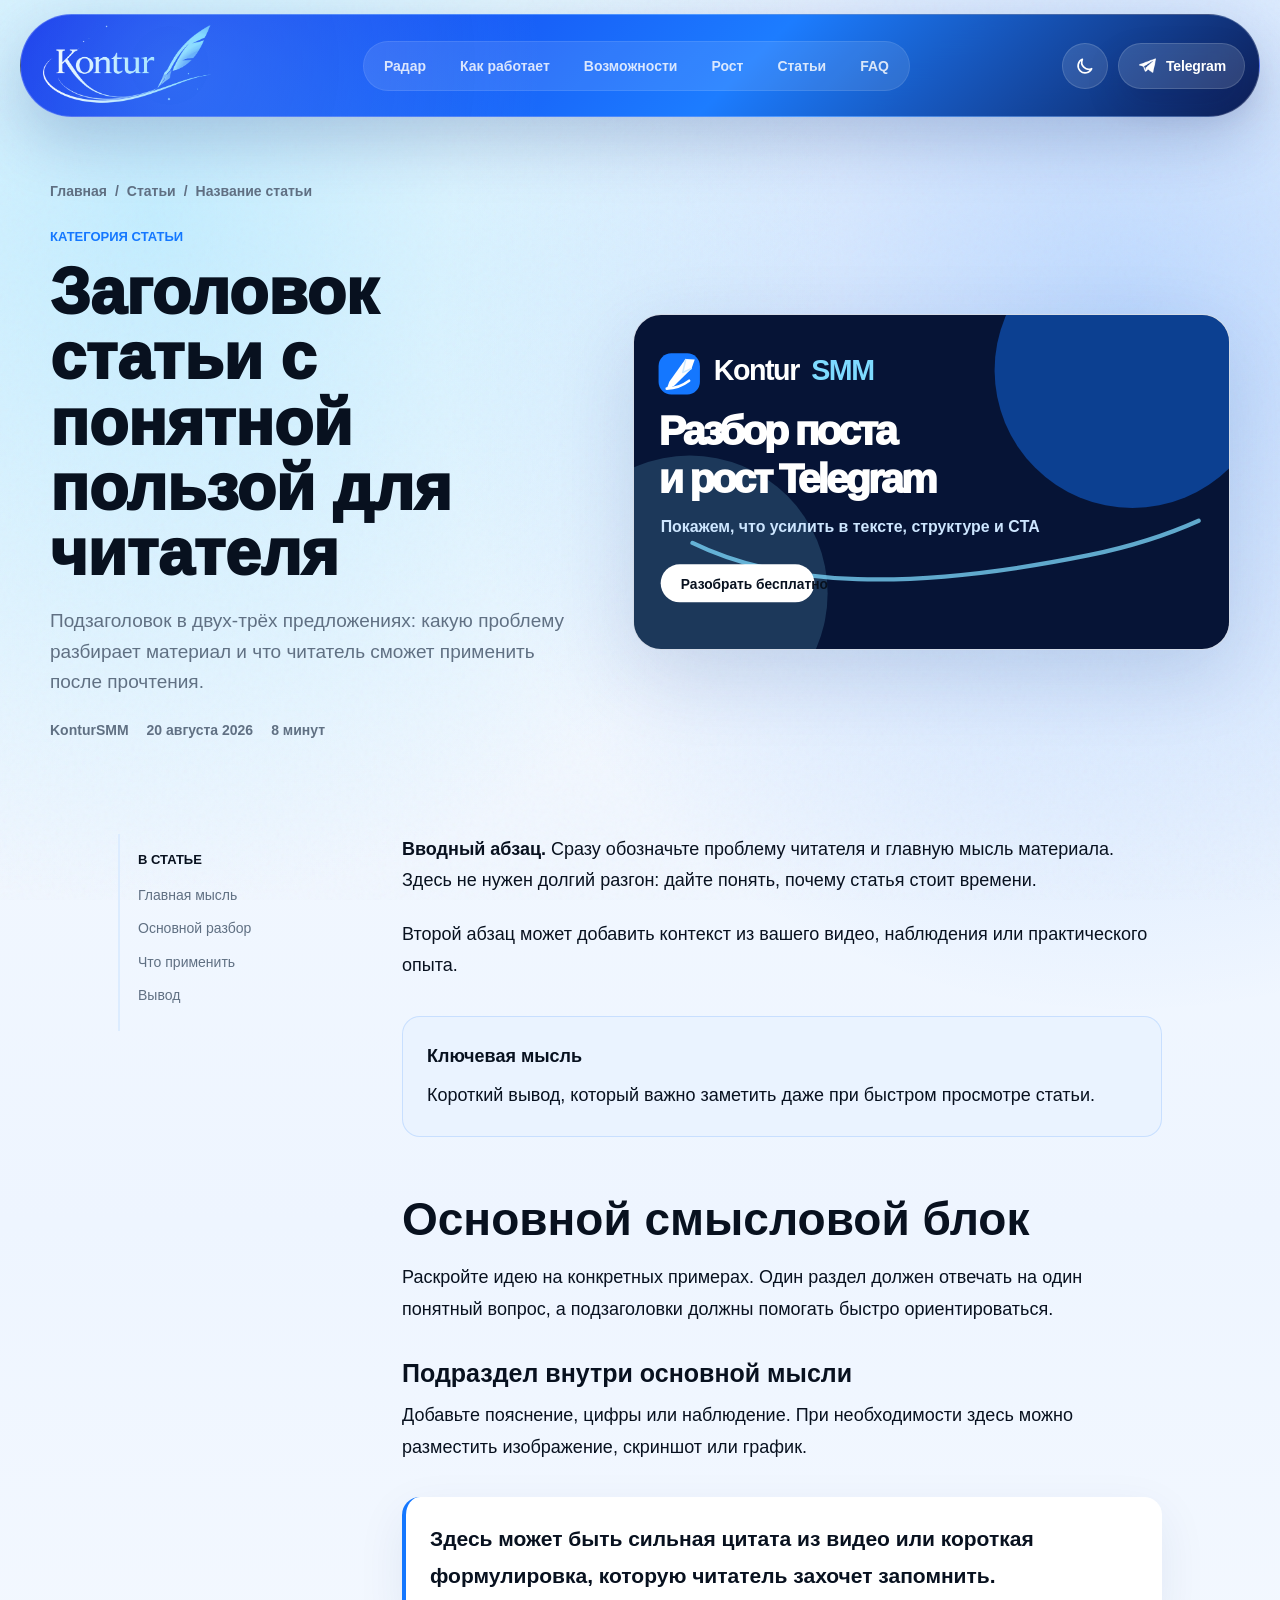
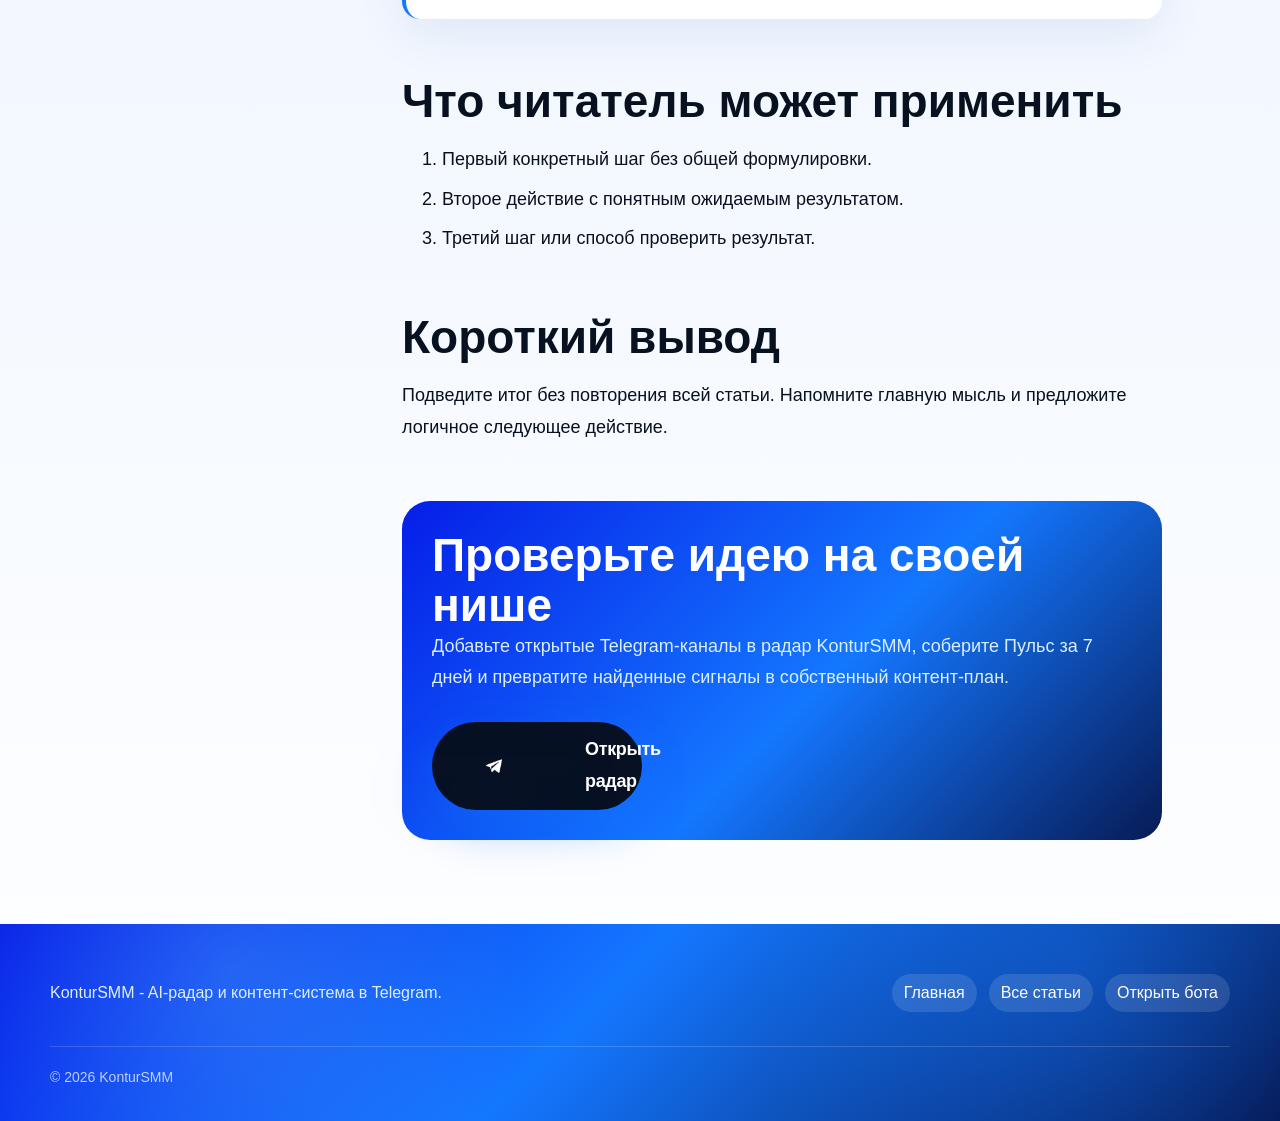
<file: articles/article-template.html>
<!doctype html>
<html lang="ru">
<head>
  <meta charset="utf-8">
  <meta name="viewport" content="width=device-width, initial-scale=1">
  <title>Заголовок статьи | KonturSMM</title>
  <meta name="description" content="Краткое описание статьи для поисковой выдачи.">
  <meta name="robots" content="noindex, nofollow">
  <meta name="theme-color" content="#1477ff">
  <meta property="og:type" content="article">
  <meta property="og:title" content="Заголовок статьи">
  <meta property="og:description" content="Краткое описание статьи.">
  <meta property="og:image" content="https://kontursmm.ru/assets/og-cover.svg">
  <link rel="icon" href="../favicon.ico" sizes="any">
  <link rel="icon" href="../favicon.svg" type="image/svg+xml">
  <script>
    try {
      const savedTheme = localStorage.getItem('kontursmm_theme');
      const systemDark = window.matchMedia('(prefers-color-scheme: dark)').matches;
      document.documentElement.dataset.theme = savedTheme || (systemDark ? 'dark' : 'light');
    } catch (error) {
      document.documentElement.dataset.theme = 'light';
    }
  </script>
  <link rel="stylesheet" href="../styles.css?v=2026-08-26">
  <script type="application/ld+json">
    {
      "@context": "https://schema.org",
      "@type": "Article",
      "headline": "Заголовок статьи",
      "description": "Краткое описание статьи.",
      "image": "https://kontursmm.ru/assets/og-cover.svg",
      "datePublished": "2026-08-20",
      "dateModified": "2026-08-20",
      "author": {"@type": "Organization", "name": "KonturSMM"},
      "publisher": {"@type": "Organization", "name": "KonturSMM"}
    }
  </script>
</head>
<body>
  <a class="skip-link" href="#main">Перейти к содержанию</a>
  <div class="page-shell">
    <div class="noise" aria-hidden="true"></div>

    <header class="site-header" data-header>
      <div class="header-inner">
        <a class="brand" href="../" aria-label="KonturSMM на главную"><img src="../assets/logo-kontur-white.png" width="520" height="251" alt="KonturSMM"></a>
        <nav class="main-nav" data-nav aria-label="Главная навигация">
          <a href="../#radar">Радар</a><a href="../#how">Как работает</a><a href="../#features">Возможности</a><a href="../#growth">Рост</a><a href="./">Статьи</a><a href="../#faq">FAQ</a>
        </nav>
        <div class="header-actions">
          <button class="theme-toggle" data-theme-toggle type="button" aria-label="Включить тёмную тему" title="Сменить тему">
            <svg class="theme-icon theme-icon-moon" viewBox="0 0 24 24" fill="none" aria-hidden="true"><path d="M20 15.2A8.5 8.5 0 0 1 8.8 4 8.5 8.5 0 1 0 20 15.2Z" stroke="currentColor" stroke-width="2" stroke-linecap="round" stroke-linejoin="round"/></svg>
            <svg class="theme-icon theme-icon-sun" viewBox="0 0 24 24" fill="none" aria-hidden="true"><circle cx="12" cy="12" r="4" stroke="currentColor" stroke-width="2"/><path d="M12 2V4M12 20V22M4.93 4.93L6.34 6.34M17.66 17.66L19.07 19.07M2 12H4M20 12H22M4.93 19.07L6.34 17.66M17.66 6.34L19.07 4.93" stroke="currentColor" stroke-width="2" stroke-linecap="round"/></svg>
          </button>
          <a class="telegram-mini" href="https://t.me/KonturSmmAiBot?start=article" data-bot-link target="_blank" rel="noopener" aria-label="Открыть KonturSMM в Telegram"><img class="telegram-icon" src="../assets/telegram-icon-white.png" width="20" height="20" alt="" aria-hidden="true"><span>Telegram</span></a>
          <button class="menu-toggle" data-menu-toggle type="button" aria-label="Открыть меню" aria-expanded="false"><span></span><span></span><span></span></button>
        </div>
      </div>
    </header>

    <main class="subpage-main" id="main">
      <article>
        <header class="article-hero">
          <div class="container">
            <div class="breadcrumb"><a href="../">Главная</a><span>/</span><a href="./">Статьи</a><span>/</span><span>Название статьи</span></div>
            <div class="article-hero-grid">
              <div class="reveal">
                <span class="article-category">Категория статьи</span>
                <h1>Заголовок статьи с понятной пользой для читателя</h1>
                <p class="article-subtitle">Подзаголовок в двух-трёх предложениях: какую проблему разбирает материал и что читатель сможет применить после прочтения.</p>
                <div class="article-meta"><span>KonturSMM</span><time datetime="2026-08-20">20 августа 2026</time><span>8 минут</span></div>
              </div>
              <figure class="article-cover reveal"><img src="../assets/og-cover.svg" width="1200" height="750" alt="Описание обложки статьи"></figure>
            </div>
          </div>
        </header>

        <section class="section section-compact">
          <div class="container article-layout">
            <aside class="article-toc" aria-label="Содержание статьи">
              <strong>В статье</strong>
              <a href="#intro">Главная мысль</a>
              <a href="#details">Основной разбор</a>
              <a href="#practice">Что применить</a>
              <a href="#summary">Вывод</a>
            </aside>

            <div class="article-body">
              <p id="intro"><strong>Вводный абзац.</strong> Сразу обозначьте проблему читателя и главную мысль материала. Здесь не нужен долгий разгон: дайте понять, почему статья стоит времени.</p>
              <p>Второй абзац может добавить контекст из вашего видео, наблюдения или практического опыта.</p>

              <div class="article-callout"><strong>Ключевая мысль</strong><p>Короткий вывод, который важно заметить даже при быстром просмотре статьи.</p></div>

              <h2 id="details">Основной смысловой блок</h2>
              <p>Раскройте идею на конкретных примерах. Один раздел должен отвечать на один понятный вопрос, а подзаголовки должны помогать быстро ориентироваться.</p>
              <h3>Подраздел внутри основной мысли</h3>
              <p>Добавьте пояснение, цифры или наблюдение. При необходимости здесь можно разместить изображение, скриншот или график.</p>

              <blockquote class="article-quote"><p>Здесь может быть сильная цитата из видео или короткая формулировка, которую читатель захочет запомнить.</p></blockquote>

              <h2 id="practice">Что читатель может применить</h2>
              <ol>
                <li>Первый конкретный шаг без общей формулировки.</li>
                <li>Второе действие с понятным ожидаемым результатом.</li>
                <li>Третий шаг или способ проверить результат.</li>
              </ol>

              <h2 id="summary">Короткий вывод</h2>
              <p>Подведите итог без повторения всей статьи. Напомните главную мысль и предложите логичное следующее действие.</p>

              <div class="article-bottom-cta">
                <h2>Проверьте идею на своей нише</h2>
                <p>Добавьте открытые Telegram-каналы в радар KonturSMM, соберите Пульс за 7 дней и превратите найденные сигналы в собственный контент-план.</p>
                <a class="btn btn-primary" href="https://t.me/KonturSmmAiBot?start=article_cta" data-bot-link target="_blank" rel="noopener"><img class="btn-icon" src="../assets/telegram-icon-white.png" width="20" height="20" alt="" aria-hidden="true">Открыть радар</a>
              </div>
            </div>
          </div>
        </section>
      </article>
    </main>

    <footer class="footer">
      <div class="container">
        <div class="footer-grid"><div class="footer-brand"><p>KonturSMM - AI-радар и контент-система в Telegram.</p></div><div class="footer-links"><a href="../">Главная</a><a href="./">Все статьи</a><a href="https://t.me/KonturSmmAiBot?start=article_footer" data-bot-link target="_blank" rel="noopener">Открыть бота</a></div></div>
        <div class="footer-bottom"><span>© <span data-year></span> KonturSMM</span></div>
      </div>
    </footer>
  </div>
  <script src="../script.js" defer></script>
</body>
</html>
</file>
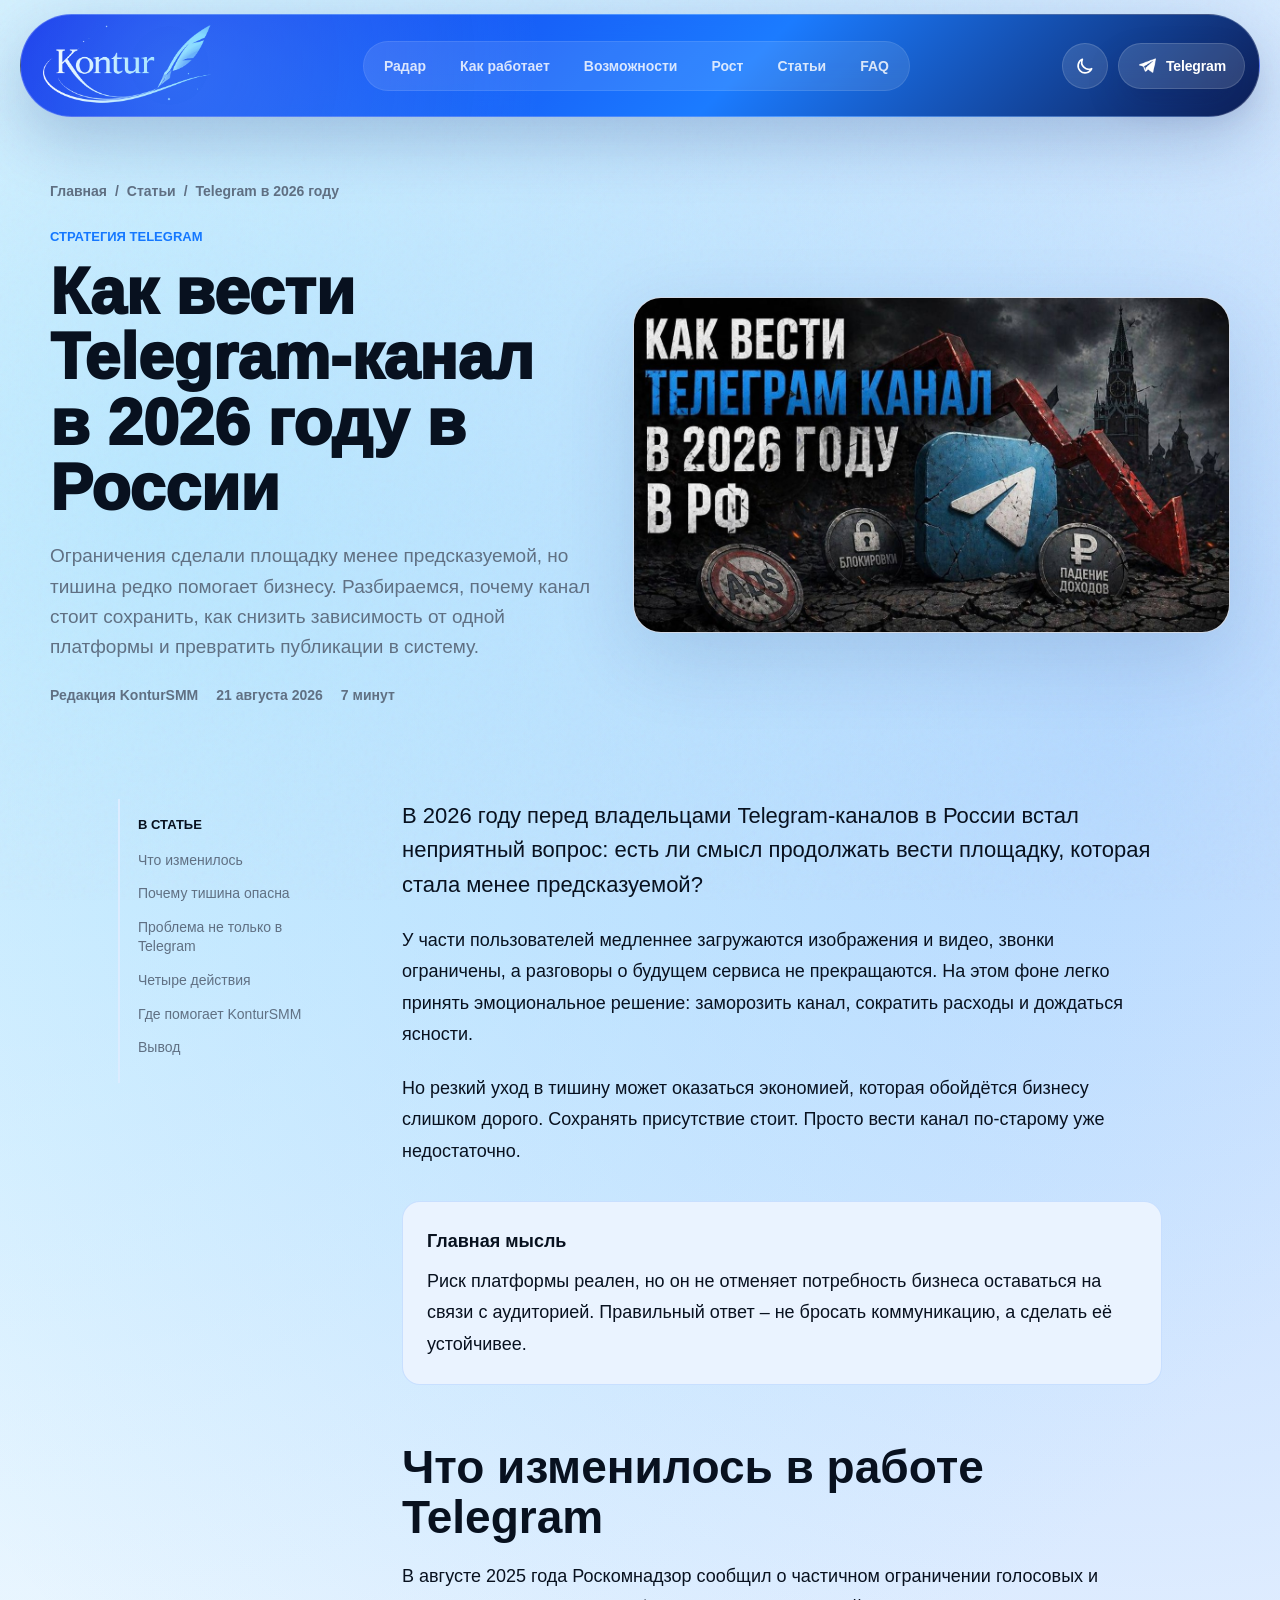
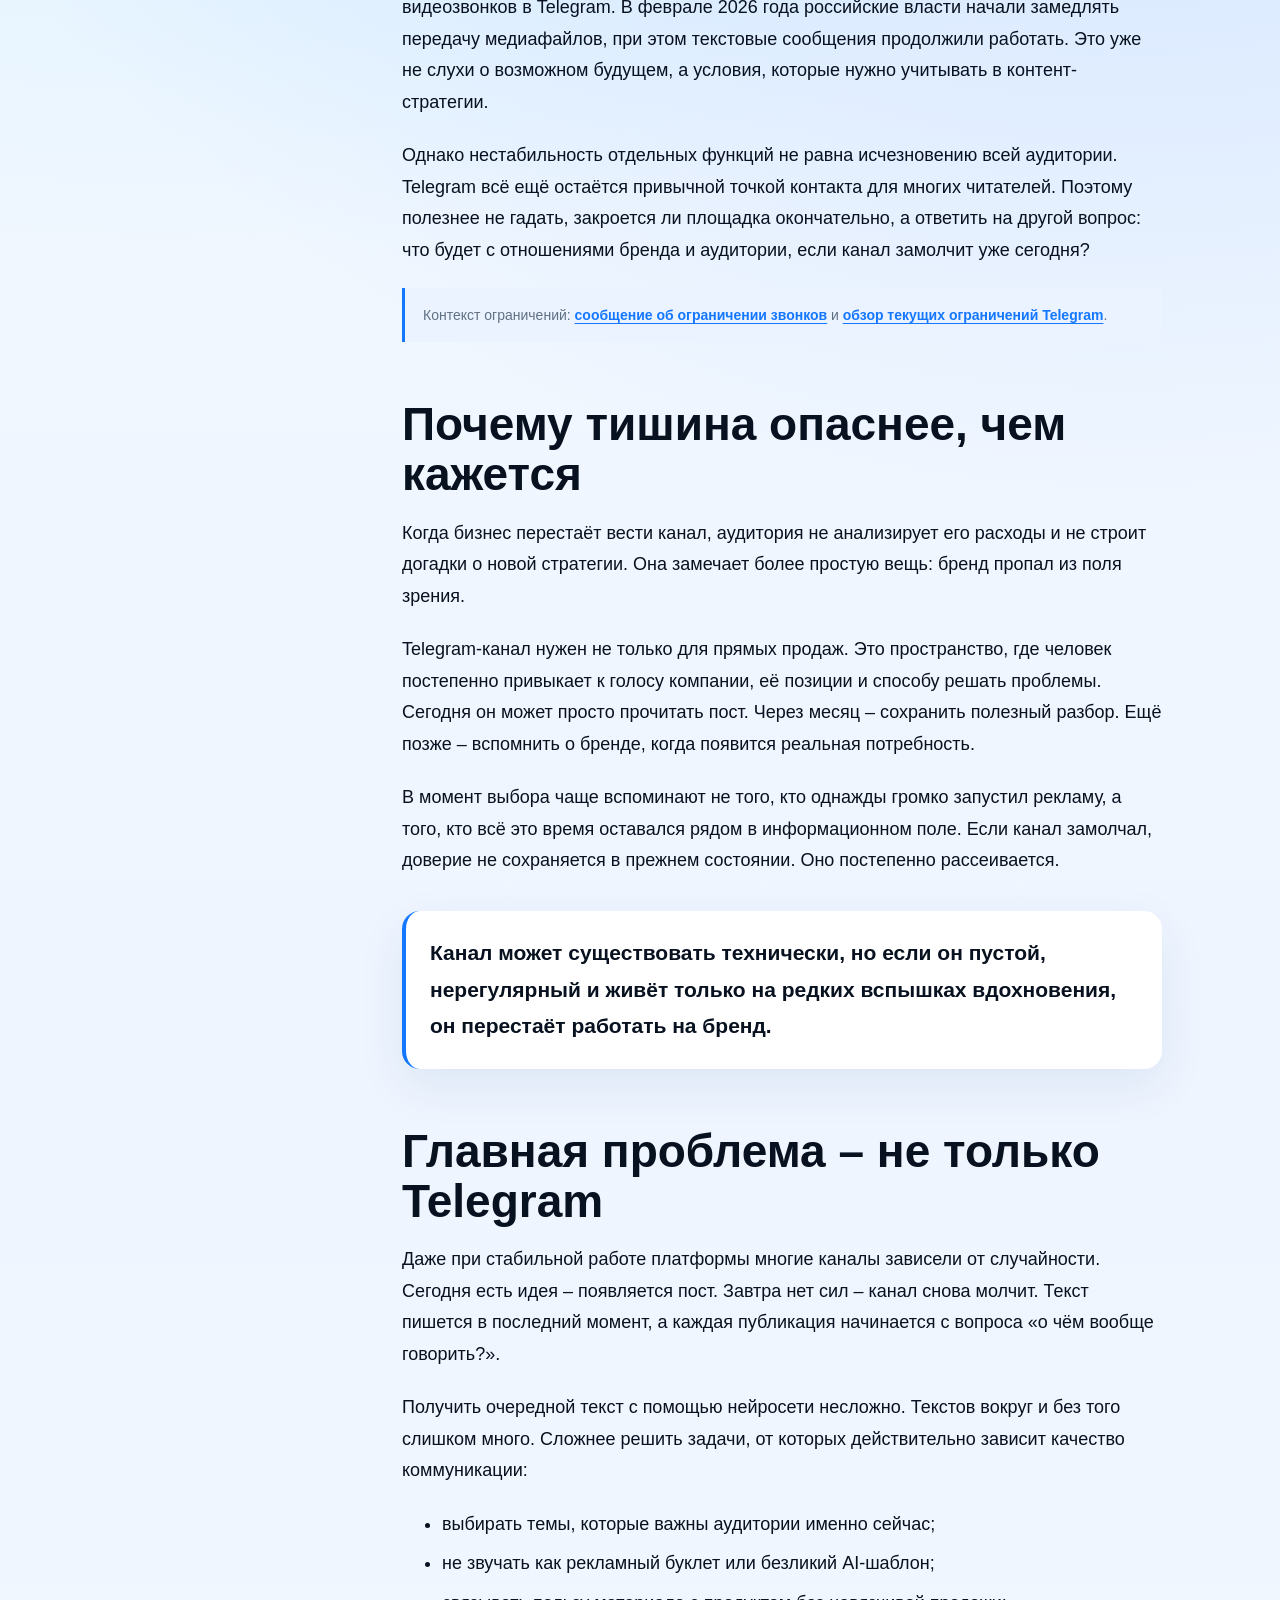
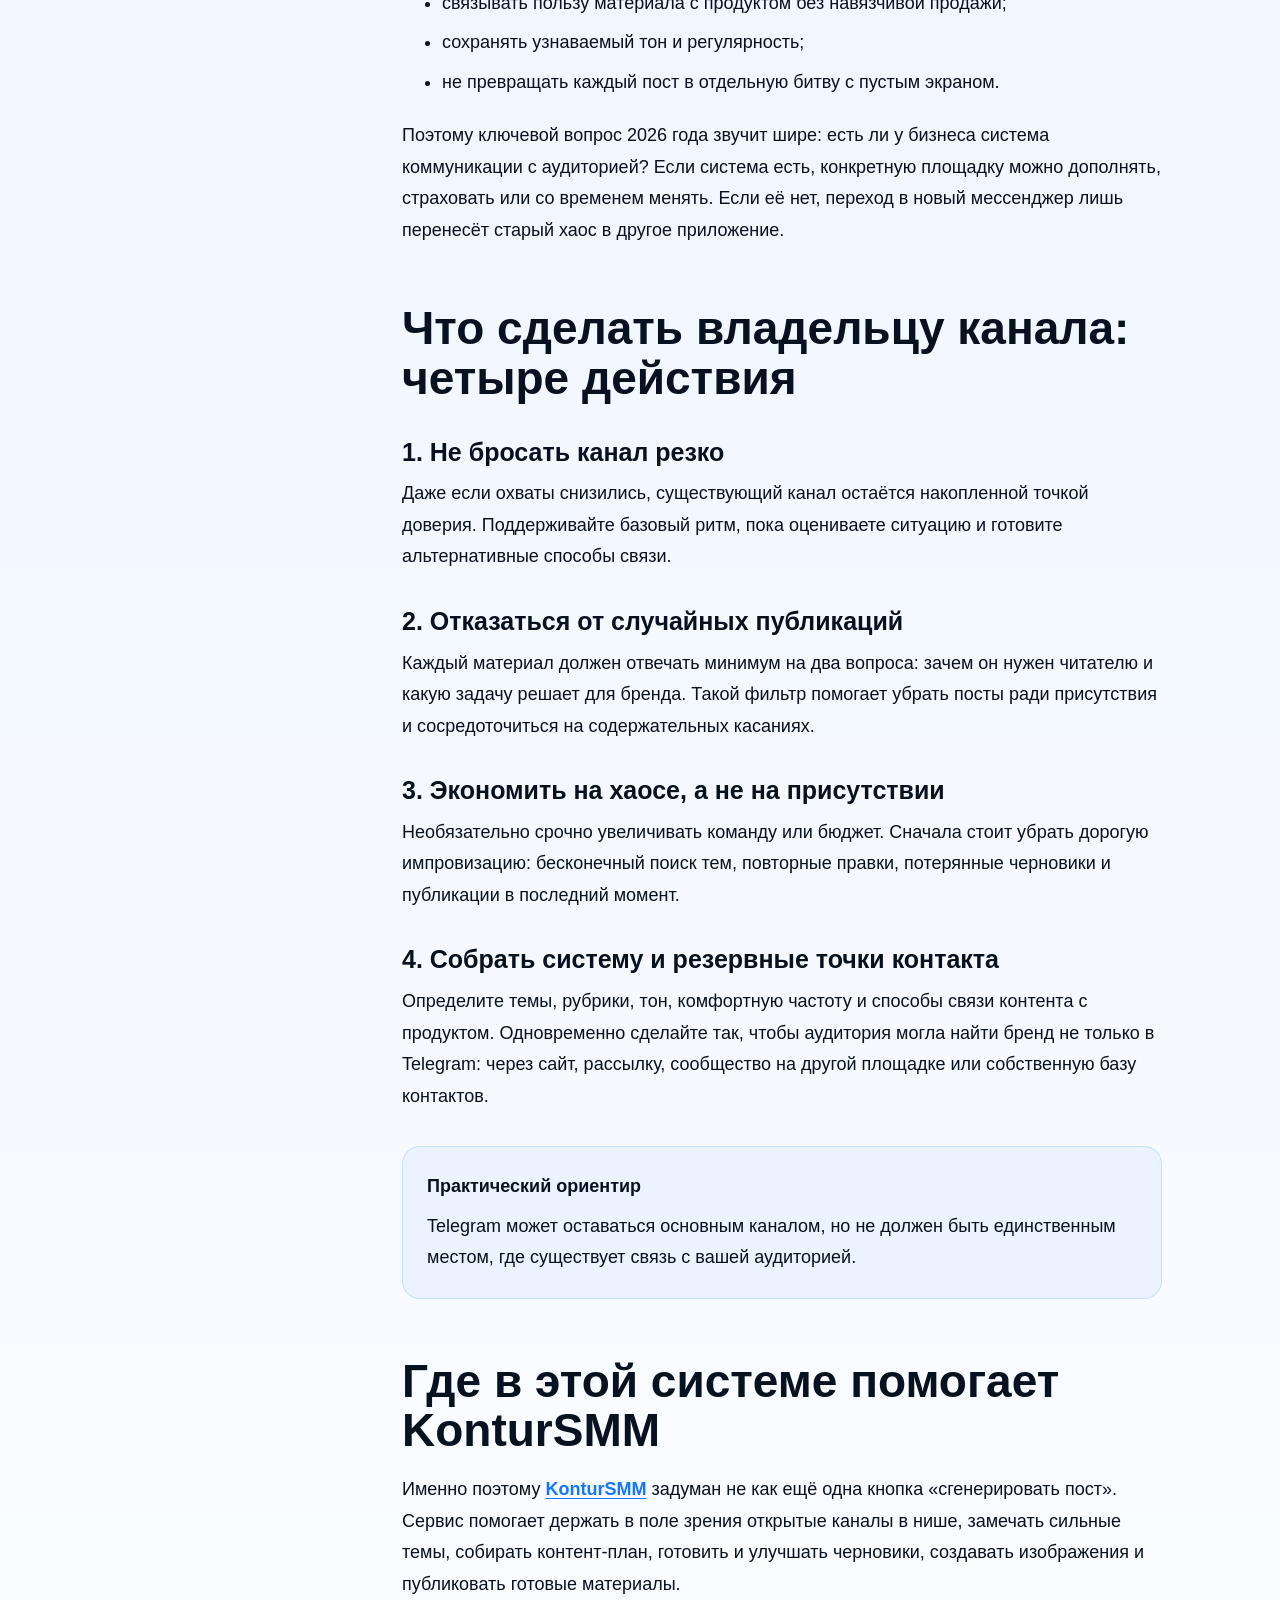
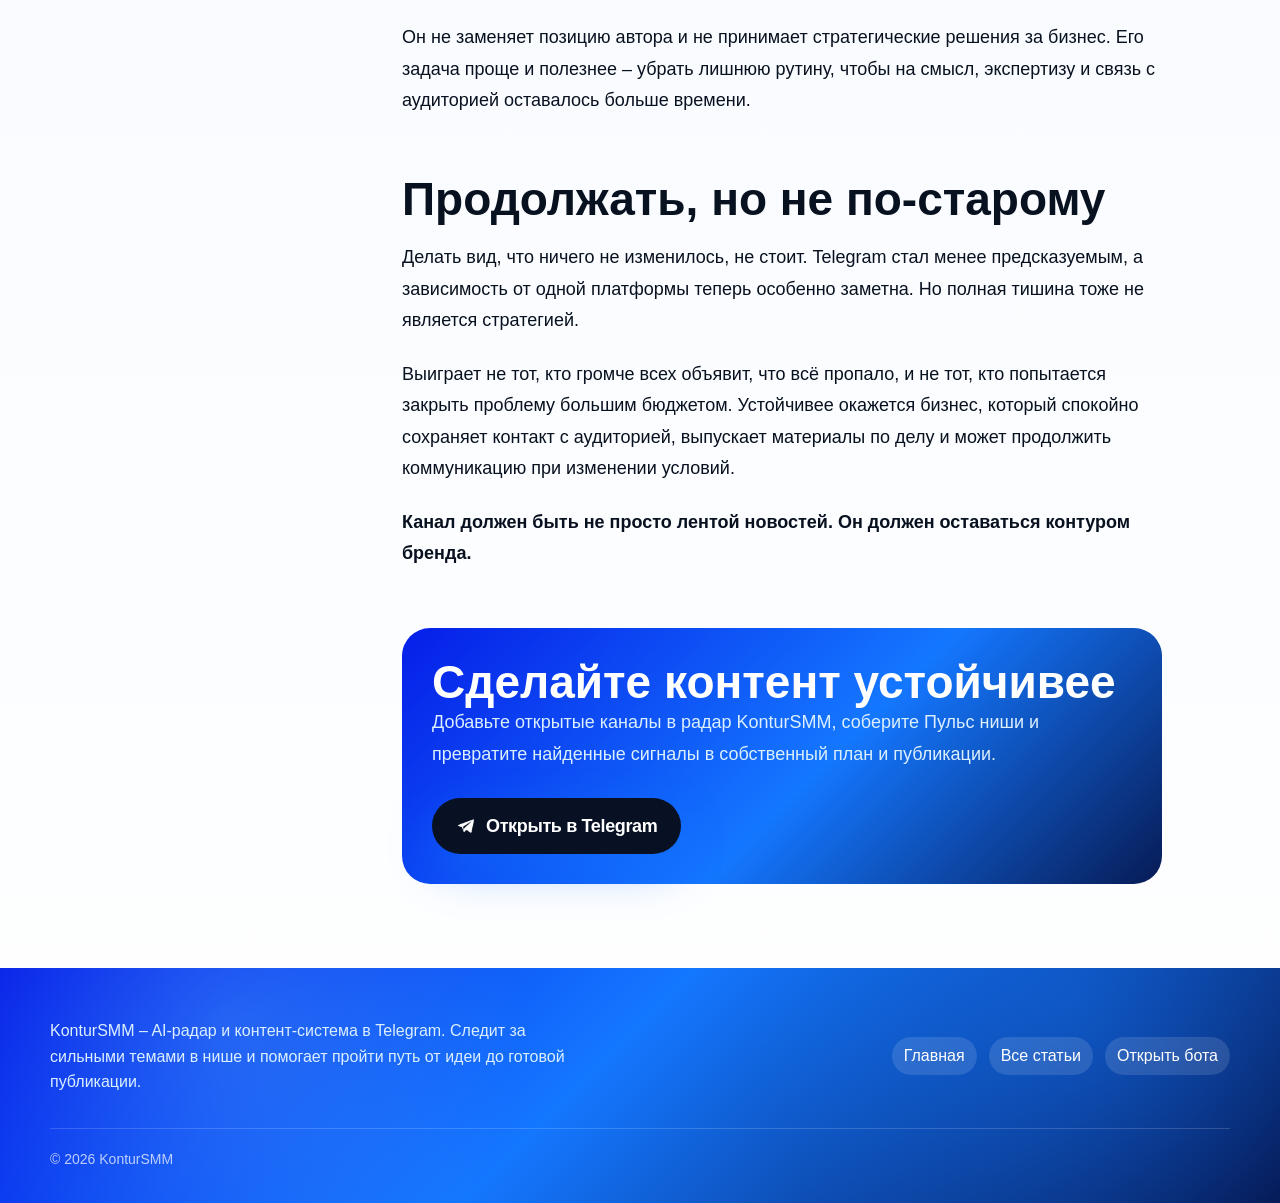
<file: articles/kak-vesti-telegram-kanal-v-2026.html>
<!doctype html>
<html lang="ru">
<head>
  <meta charset="utf-8">
  <meta name="viewport" content="width=device-width, initial-scale=1">
  <title>Как вести Telegram-канал в 2026 году в России | KonturSMM</title>
  <meta name="description" content="Стоит ли продолжать вести Telegram-канал в России в 2026 году, как снизить риски и превратить публикации в устойчивую систему коммуникации с аудиторией.">
  <meta name="robots" content="index, follow">
  <link rel="canonical" href="https://kontursmm.ru/articles/kak-vesti-telegram-kanal-v-2026.html">
  <meta name="theme-color" content="#1477ff">
  <meta property="og:type" content="article">
  <meta property="og:title" content="Как вести Telegram-канал в 2026 году в России">
  <meta property="og:description" content="Почему нестабильность Telegram не означает, что бизнесу стоит исчезнуть из поля зрения аудитории, и как перестроить работу с каналом.">
  <meta property="og:image" content="https://kontursmm.ru/assets/telegram-channel-2026-og.jpg">
  <meta property="og:url" content="https://kontursmm.ru/articles/kak-vesti-telegram-kanal-v-2026.html">
  <meta property="article:published_time" content="2026-08-21T10:00:00+03:00">
  <meta property="article:modified_time" content="2026-08-21T10:00:00+03:00">
  <link rel="icon" href="../favicon.ico" sizes="any">
  <link rel="icon" href="../favicon.svg" type="image/svg+xml">
  <link rel="apple-touch-icon" href="../apple-touch-icon.png">
  <script>
    try {
      const savedTheme = localStorage.getItem('kontursmm_theme');
      const systemDark = window.matchMedia('(prefers-color-scheme: dark)').matches;
      document.documentElement.dataset.theme = savedTheme || (systemDark ? 'dark' : 'light');
    } catch (error) {
      document.documentElement.dataset.theme = 'light';
    }
  </script>
  <link rel="stylesheet" href="../styles.css?v=2026-08-26">
  <script type="application/ld+json">
    {
      "@context": "https://schema.org",
      "@type": "Article",
      "headline": "Как вести Telegram-канал в 2026 году в России",
      "description": "Стоит ли продолжать вести Telegram-канал в России в 2026 году, как снизить риски и превратить публикации в устойчивую систему коммуникации с аудиторией.",
      "image": "https://kontursmm.ru/assets/telegram-channel-2026-og.jpg",
      "datePublished": "2026-08-21T10:00:00+03:00",
      "dateModified": "2026-08-21T10:00:00+03:00",
      "inLanguage": "ru-RU",
      "author": {"@type": "Organization", "name": "KonturSMM", "url": "https://kontursmm.ru/"},
      "publisher": {"@type": "Organization", "name": "KonturSMM", "url": "https://kontursmm.ru/"},
      "mainEntityOfPage": "https://kontursmm.ru/articles/kak-vesti-telegram-kanal-v-2026.html"
    }
  </script>
</head>
<body>
  <a class="skip-link" href="#main">Перейти к содержанию</a>
  <div class="page-shell">
    <div class="noise" aria-hidden="true"></div>

    <header class="site-header" data-header>
      <div class="header-inner">
        <a class="brand" href="../" aria-label="KonturSMM на главную"><img src="../assets/logo-kontur-white.png" width="520" height="251" alt="KonturSMM"></a>
        <nav class="main-nav" data-nav aria-label="Главная навигация">
          <a href="../#radar">Радар</a><a href="../#how">Как работает</a><a href="../#features">Возможности</a><a href="../#growth">Рост</a><a href="./">Статьи</a><a href="../#faq">FAQ</a>
        </nav>
        <div class="header-actions">
          <button class="theme-toggle" data-theme-toggle type="button" aria-label="Включить тёмную тему" title="Сменить тему">
            <svg class="theme-icon theme-icon-moon" viewBox="0 0 24 24" fill="none" aria-hidden="true"><path d="M20 15.2A8.5 8.5 0 0 1 8.8 4 8.5 8.5 0 1 0 20 15.2Z" stroke="currentColor" stroke-width="2" stroke-linecap="round" stroke-linejoin="round"/></svg>
            <svg class="theme-icon theme-icon-sun" viewBox="0 0 24 24" fill="none" aria-hidden="true"><circle cx="12" cy="12" r="4" stroke="currentColor" stroke-width="2"/><path d="M12 2V4M12 20V22M4.93 4.93L6.34 6.34M17.66 17.66L19.07 19.07M2 12H4M20 12H22M4.93 19.07L6.34 17.66M17.66 6.34L19.07 4.93" stroke="currentColor" stroke-width="2" stroke-linecap="round"/></svg>
          </button>
          <a class="telegram-mini" href="https://t.me/KonturSmmAiBot?start=article_telegram_2026" data-bot-link target="_blank" rel="noopener" aria-label="Открыть KonturSMM в Telegram"><img class="telegram-icon" src="../assets/telegram-icon-white.png" width="20" height="20" alt="" aria-hidden="true"><span>Telegram</span></a>
          <button class="menu-toggle" data-menu-toggle type="button" aria-label="Открыть меню" aria-expanded="false"><span></span><span></span><span></span></button>
        </div>
      </div>
    </header>

    <main class="subpage-main" id="main">
      <article>
        <header class="article-hero">
          <div class="container">
            <div class="breadcrumb"><a href="../">Главная</a><span>/</span><a href="./">Статьи</a><span>/</span><span>Telegram в 2026 году</span></div>
            <div class="article-hero-grid">
              <div class="reveal">
                <span class="article-category">Стратегия Telegram</span>
                <h1>Как вести Telegram-канал в 2026 году в России</h1>
                <p class="article-subtitle">Ограничения сделали площадку менее предсказуемой, но тишина редко помогает бизнесу. Разбираемся, почему канал стоит сохранить, как снизить зависимость от одной платформы и превратить публикации в систему.</p>
                <div class="article-meta"><span>Редакция KonturSMM</span><time datetime="2026-08-21">21 августа 2026</time><span>7 минут</span></div>
              </div>
              <figure class="article-cover reveal"><img src="../assets/telegram-channel-2026.jpg" width="1280" height="720" alt="Telegram в России в 2026 году: ограничения, снижение доходов и стратегия ведения канала"></figure>
            </div>
          </div>
        </header>

        <section class="section section-compact">
          <div class="container article-layout">
            <aside class="article-toc" aria-label="Содержание статьи">
              <strong>В статье</strong>
              <a href="#context">Что изменилось</a>
              <a href="#silence">Почему тишина опасна</a>
              <a href="#system">Проблема не только в Telegram</a>
              <a href="#actions">Четыре действия</a>
              <a href="#kontursmm">Где помогает KonturSMM</a>
              <a href="#summary">Вывод</a>
            </aside>

            <div class="article-body">
              <p class="article-lead">В 2026 году перед владельцами Telegram-каналов в России встал неприятный вопрос: есть ли смысл продолжать вести площадку, которая стала менее предсказуемой?</p>
              <p>У части пользователей медленнее загружаются изображения и видео, звонки ограничены, а разговоры о будущем сервиса не прекращаются. На этом фоне легко принять эмоциональное решение: заморозить канал, сократить расходы и дождаться ясности.</p>
              <p>Но резкий уход в тишину может оказаться экономией, которая обойдётся бизнесу слишком дорого. Сохранять присутствие стоит. Просто вести канал по-старому уже недостаточно.</p>

              <div class="article-callout"><strong>Главная мысль</strong><p>Риск платформы реален, но он не отменяет потребность бизнеса оставаться на связи с аудиторией. Правильный ответ – не бросать коммуникацию, а сделать её устойчивее.</p></div>

              <h2 id="context">Что изменилось в работе Telegram</h2>
              <p>В августе 2025 года Роскомнадзор сообщил о частичном ограничении голосовых и видеозвонков в Telegram. В феврале 2026 года российские власти начали замедлять передачу медиафайлов, при этом текстовые сообщения продолжили работать. Это уже не слухи о возможном будущем, а условия, которые нужно учитывать в контент-стратегии.</p>
              <p>Однако нестабильность отдельных функций не равна исчезновению всей аудитории. Telegram всё ещё остаётся привычной точкой контакта для многих читателей. Поэтому полезнее не гадать, закроется ли площадка окончательно, а ответить на другой вопрос: что будет с отношениями бренда и аудитории, если канал замолчит уже сегодня?</p>
              <p class="article-source-note">Контекст ограничений: <a href="https://rg.ru/2025/08/13/roskomnadzor-soobshchil-ob-ogranichenii-zvonkov-cherez-telegram-i-whatsapp.html" target="_blank" rel="noopener">сообщение об ограничении звонков</a> и <a href="https://www.rbc.ru/technology_and_media/22/10/2025/68f8b4189a7947275ce113be" target="_blank" rel="noopener">обзор текущих ограничений Telegram</a>.</p>

              <h2 id="silence">Почему тишина опаснее, чем кажется</h2>
              <p>Когда бизнес перестаёт вести канал, аудитория не анализирует его расходы и не строит догадки о новой стратегии. Она замечает более простую вещь: бренд пропал из поля зрения.</p>
              <p>Telegram-канал нужен не только для прямых продаж. Это пространство, где человек постепенно привыкает к голосу компании, её позиции и способу решать проблемы. Сегодня он может просто прочитать пост. Через месяц – сохранить полезный разбор. Ещё позже – вспомнить о бренде, когда появится реальная потребность.</p>
              <p>В момент выбора чаще вспоминают не того, кто однажды громко запустил рекламу, а того, кто всё это время оставался рядом в информационном поле. Если канал замолчал, доверие не сохраняется в прежнем состоянии. Оно постепенно рассеивается.</p>

              <blockquote class="article-quote"><p>Канал может существовать технически, но если он пустой, нерегулярный и живёт только на редких вспышках вдохновения, он перестаёт работать на бренд.</p></blockquote>

              <h2 id="system">Главная проблема – не только Telegram</h2>
              <p>Даже при стабильной работе платформы многие каналы зависели от случайности. Сегодня есть идея – появляется пост. Завтра нет сил – канал снова молчит. Текст пишется в последний момент, а каждая публикация начинается с вопроса «о чём вообще говорить?».</p>
              <p>Получить очередной текст с помощью нейросети несложно. Текстов вокруг и без того слишком много. Сложнее решить задачи, от которых действительно зависит качество коммуникации:</p>
              <ul>
                <li>выбирать темы, которые важны аудитории именно сейчас;</li>
                <li>не звучать как рекламный буклет или безликий AI-шаблон;</li>
                <li>связывать пользу материала с продуктом без навязчивой продажи;</li>
                <li>сохранять узнаваемый тон и регулярность;</li>
                <li>не превращать каждый пост в отдельную битву с пустым экраном.</li>
              </ul>
              <p>Поэтому ключевой вопрос 2026 года звучит шире: есть ли у бизнеса система коммуникации с аудиторией? Если система есть, конкретную площадку можно дополнять, страховать или со временем менять. Если её нет, переход в новый мессенджер лишь перенесёт старый хаос в другое приложение.</p>

              <h2 id="actions">Что сделать владельцу канала: четыре действия</h2>
              <h3>1. Не бросать канал резко</h3>
              <p>Даже если охваты снизились, существующий канал остаётся накопленной точкой доверия. Поддерживайте базовый ритм, пока оцениваете ситуацию и готовите альтернативные способы связи.</p>

              <h3>2. Отказаться от случайных публикаций</h3>
              <p>Каждый материал должен отвечать минимум на два вопроса: зачем он нужен читателю и какую задачу решает для бренда. Такой фильтр помогает убрать посты ради присутствия и сосредоточиться на содержательных касаниях.</p>

              <h3>3. Экономить на хаосе, а не на присутствии</h3>
              <p>Необязательно срочно увеличивать команду или бюджет. Сначала стоит убрать дорогую импровизацию: бесконечный поиск тем, повторные правки, потерянные черновики и публикации в последний момент.</p>

              <h3>4. Собрать систему и резервные точки контакта</h3>
              <p>Определите темы, рубрики, тон, комфортную частоту и способы связи контента с продуктом. Одновременно сделайте так, чтобы аудитория могла найти бренд не только в Telegram: через сайт, рассылку, сообщество на другой площадке или собственную базу контактов.</p>

              <div class="article-callout"><strong>Практический ориентир</strong><p>Telegram может оставаться основным каналом, но не должен быть единственным местом, где существует связь с вашей аудиторией.</p></div>

              <h2 id="kontursmm">Где в этой системе помогает KonturSMM</h2>
              <p>Именно поэтому <a class="inline-product-link" href="https://t.me/KonturSmmAiBot?start=article_telegram_2026" data-bot-link target="_blank" rel="noopener">KonturSMM</a> задуман не как ещё одна кнопка «сгенерировать пост». Сервис помогает держать в поле зрения открытые каналы в нише, замечать сильные темы, собирать контент-план, готовить и улучшать черновики, создавать изображения и публиковать готовые материалы.</p>
              <p>Он не заменяет позицию автора и не принимает стратегические решения за бизнес. Его задача проще и полезнее – убрать лишнюю рутину, чтобы на смысл, экспертизу и связь с аудиторией оставалось больше времени.</p>

              <h2 id="summary">Продолжать, но не по-старому</h2>
              <p>Делать вид, что ничего не изменилось, не стоит. Telegram стал менее предсказуемым, а зависимость от одной платформы теперь особенно заметна. Но полная тишина тоже не является стратегией.</p>
              <p>Выиграет не тот, кто громче всех объявит, что всё пропало, и не тот, кто попытается закрыть проблему большим бюджетом. Устойчивее окажется бизнес, который спокойно сохраняет контакт с аудиторией, выпускает материалы по делу и может продолжить коммуникацию при изменении условий.</p>
              <p><strong>Канал должен быть не просто лентой новостей. Он должен оставаться контуром бренда.</strong></p>

              <div class="article-bottom-cta">
                <h2>Сделайте контент устойчивее</h2>
                <p>Добавьте открытые каналы в радар KonturSMM, соберите Пульс ниши и превратите найденные сигналы в собственный план и публикации.</p>
                <a class="btn btn-primary article-telegram-btn" href="https://t.me/KonturSmmAiBot?start=article_telegram_2026_cta" data-bot-link target="_blank" rel="noopener"><img class="btn-icon" src="../assets/telegram-icon-white.png" width="20" height="20" alt="" aria-hidden="true"><span>Открыть в Telegram</span></a>
              </div>
            </div>
          </div>
        </section>
      </article>
    </main>

    <footer class="footer">
      <div class="container">
        <div class="footer-grid"><div class="footer-brand"><p>KonturSMM – AI-радар и контент-система в Telegram. Следит за сильными темами в нише и помогает пройти путь от идеи до готовой публикации.</p></div><div class="footer-links"><a href="../">Главная</a><a href="./">Все статьи</a><a href="https://t.me/KonturSmmAiBot?start=article_telegram_2026_footer" data-bot-link target="_blank" rel="noopener">Открыть бота</a></div></div>
        <div class="footer-bottom"><span>© <span data-year></span> KonturSMM</span></div>
      </div>
    </footer>
  </div>
  <script src="../script.js" defer></script>
</body>
</html>
</file>
<file: styles.css>
:root {
  --bg: #f4f8ff;
  --paper: #ffffff;
  --ink: #08111f;
  --muted: #607083;
  --soft: #eaf3ff;
  --soft-2: #dcecff;
  --line: rgba(8, 17, 31, 0.1);
  --blue: #1477ff;
  --blue-2: #061ee8;
  --blue-3: #7edbff;
  --deep: #071123;
  --deep-2: #0d1a32;
  --success: #19c787;
  --radius: 28px;
  --radius-lg: 44px;
  --shadow: 0 24px 80px rgba(10, 46, 112, 0.14);
  --shadow-dark: 0 24px 80px rgba(0, 8, 29, 0.32);
  --container: 1180px;
}

* {
  box-sizing: border-box;
}

html {
  scroll-behavior: smooth;
}

body {
  margin: 0;
  font-family: Inter, Manrope, -apple-system, BlinkMacSystemFont, "Segoe UI", sans-serif;
  color: var(--ink);
  background:
    radial-gradient(circle at 12% 8%, rgba(126, 219, 255, 0.42), transparent 25%),
    radial-gradient(circle at 88% 12%, rgba(20, 119, 255, 0.25), transparent 26%),
    linear-gradient(180deg, #f7fbff 0%, #eef5ff 45%, #ffffff 100%);
  min-width: 320px;
  overflow-x: hidden;
}

body.is-locked {
  overflow: hidden;
}

a {
  color: inherit;
  text-decoration: none;
}

button,
a {
  -webkit-tap-highlight-color: transparent;
}

img {
  max-width: 100%;
  display: block;
}

.container {
  width: min(100% - 40px, var(--container));
  margin: 0 auto;
}

.skip-link {
  position: fixed;
  left: 16px;
  top: 12px;
  z-index: 1000;
  padding: 10px 14px;
  border-radius: 999px;
  color: white;
  background: var(--blue);
  transform: translateY(-140%);
  transition: transform 0.2s ease;
}

.skip-link:focus {
  transform: translateY(0);
}

.page-shell {
  position: relative;
}

.noise {
  position: fixed;
  inset: 0;
  pointer-events: none;
  z-index: 0;
  opacity: 0.08;
  background-image: url("data:image/svg+xml,%3Csvg viewBox='0 0 240 240' xmlns='http://www.w3.org/2000/svg'%3E%3Cfilter id='n'%3E%3CfeTurbulence type='fractalNoise' baseFrequency='.85' numOctaves='3' stitchTiles='stitch'/%3E%3C/filter%3E%3Crect width='240' height='240' filter='url(%23n)' opacity='.5'/%3E%3C/svg%3E");
}

.site-header {
  position: sticky;
  top: 14px;
  z-index: 90;
  width: min(100% - 32px, 1240px);
  margin: 14px auto 0;
  border: 1px solid rgba(255, 255, 255, 0.22);
  border-radius: 999px;
  background:
    radial-gradient(circle at 12% 50%, rgba(126, 219, 255, 0.28), transparent 34%),
    linear-gradient(135deg, rgba(6, 30, 232, 0.96), rgba(20, 119, 255, 0.96) 58%, rgba(5, 22, 79, 0.96));
  backdrop-filter: blur(22px);
  box-shadow: 0 22px 64px rgba(5, 38, 116, 0.22);
  transition: border-color 0.2s ease, box-shadow 0.2s ease, transform 0.2s ease;
}

.site-header.is-scrolled {
  border-color: rgba(255, 255, 255, 0.32);
  box-shadow: 0 24px 68px rgba(5, 38, 116, 0.28);
}

.header-inner {
  min-height: 72px;
  display: flex;
  align-items: center;
  justify-content: space-between;
  gap: 22px;
  padding: 10px 14px 10px 22px;
}

.brand {
  display: inline-flex;
  align-items: center;
  flex: 0 0 auto;
}

.brand img {
  width: 168px;
  height: auto;
  max-height: 82px;
  object-fit: contain;
}

.main-nav {
  display: flex;
  align-items: center;
  gap: 6px;
  padding: 6px;
  border-radius: 999px;
  background: rgba(255, 255, 255, 0.1);
  border: 1px solid rgba(255, 255, 255, 0.09);
}

.main-nav a {
  padding: 10px 14px;
  border-radius: 999px;
  color: rgba(255, 255, 255, 0.82);
  font-size: 14px;
  font-weight: 700;
  transition: color 0.2s ease, background 0.2s ease;
}

.main-nav a:hover,
.main-nav a:focus-visible {
  color: white;
  background: rgba(255, 255, 255, 0.14);
  outline: none;
}

.header-actions {
  display: flex;
  align-items: center;
  gap: 10px;
}

.telegram-mini {
  display: inline-flex;
  align-items: center;
  gap: 8px;
  min-height: 46px;
  padding: 0 18px;
  border-radius: 999px;
  color: white;
  background: rgba(255, 255, 255, 0.13);
  border: 1px solid rgba(255, 255, 255, 0.14);
  box-shadow: 0 16px 34px rgba(5, 20, 80, 0.18);
  font-size: 14px;
  font-weight: 850;
  letter-spacing: -0.01em;
  transition: transform 0.2s ease, box-shadow 0.2s ease;
}

.telegram-mini:hover,
.telegram-mini:focus-visible {
  transform: translateY(-2px);
  box-shadow: 0 20px 42px rgba(20, 119, 255, 0.34);
  outline: none;
}

.telegram-mini .telegram-icon {
  width: 21px;
  height: 21px;
  object-fit: contain;
}

.menu-toggle {
  display: none;
  width: 46px;
  height: 46px;
  border: 0;
  border-radius: 50%;
  background: rgba(255, 255, 255, 0.14);
  cursor: pointer;
  position: relative;
}

.menu-toggle span {
  position: absolute;
  left: 13px;
  width: 20px;
  height: 2px;
  border-radius: 999px;
  background: white;
  transition: transform 0.22s ease, top 0.22s ease, opacity 0.22s ease;
}

.menu-toggle span:nth-child(1) {
  top: 16px;
}

.menu-toggle span:nth-child(2) {
  top: 22px;
}

.menu-toggle span:nth-child(3) {
  top: 28px;
}

.menu-toggle.is-open span:nth-child(1) {
  top: 22px;
  transform: rotate(45deg);
}

.menu-toggle.is-open span:nth-child(2) {
  opacity: 0;
}

.menu-toggle.is-open span:nth-child(3) {
  top: 22px;
  transform: rotate(-45deg);
}

.hero {
  position: relative;
  z-index: 1;
  padding: 78px 0 58px;
}

.hero-grid {
  display: grid;
  grid-template-columns: minmax(0, 1.02fr) minmax(420px, 0.98fr);
  gap: 34px;
  align-items: center;
}

.eyebrow {
  display: inline-flex;
  align-items: center;
  gap: 9px;
  margin: 0 0 20px;
  padding: 9px 12px 9px 10px;
  color: #174f9a;
  border: 1px solid rgba(20, 119, 255, 0.14);
  border-radius: 999px;
  background: rgba(255, 255, 255, 0.74);
  box-shadow: 0 12px 34px rgba(20, 119, 255, 0.08);
  font-size: 13px;
  font-weight: 850;
}

.eyebrow::before {
  content: "";
  width: 10px;
  height: 10px;
  border-radius: 50%;
  background: var(--success);
  box-shadow: 0 0 0 7px rgba(25, 199, 135, 0.12);
}

.hero h1 {
  margin: 0;
  max-width: 700px;
  color: var(--ink);
  font-size: clamp(46px, 5.35vw, 72px);
  line-height: 1.14;
  letter-spacing: -0.032em;
  font-weight: 920;
}

.hero h1 .accent {
  display: inline-block;
  padding-bottom: 0.18em;
  line-height: 1.18;
  color: transparent;
  background: linear-gradient(135deg, #0b57ff, #1ebcff 68%, #0b2bd8);
  -webkit-background-clip: text;
  background-clip: text;
}

.hero-text {
  max-width: 630px;
  margin: 24px 0 0;
  color: var(--muted);
  font-size: 18px;
  line-height: 1.62;
}

.lead-card {
  position: relative;
  max-width: 650px;
  margin: 30px 0 0;
  padding: 18px;
  border: 1px solid rgba(20, 119, 255, 0.14);
  border-radius: 30px;
  background: rgba(255, 255, 255, 0.82);
  box-shadow: var(--shadow);
  overflow: hidden;
}

.lead-card::before {
  content: "";
  position: absolute;
  width: 190px;
  height: 190px;
  right: -76px;
  top: -86px;
  border-radius: 50%;
  background: radial-gradient(circle, rgba(126, 219, 255, 0.8), transparent 68%);
}

.lead-card-inner {
  position: relative;
  display: grid;
  grid-template-columns: auto 1fr;
  gap: 16px;
  align-items: center;
}

.lead-icon {
  width: 64px;
  height: 64px;
  border-radius: 22px;
  display: grid;
  place-items: center;
  color: white;
  background: linear-gradient(135deg, var(--blue), var(--blue-2));
  box-shadow: 0 18px 36px rgba(20, 119, 255, 0.3);
}

.lead-icon svg {
  width: 31px;
  height: 31px;
}

.lead-label {
  margin: 0 0 7px;
  color: #1e72e8;
  font-size: 13px;
  font-weight: 900;
  letter-spacing: 0.1em;
  text-transform: uppercase;
}

.lead-title {
  margin: 0;
  font-size: clamp(20px, 2.1vw, 27px);
  line-height: 1.15;
  letter-spacing: -0.025em;
  font-weight: 920;
}

.lead-subtitle {
  margin: 8px 0 0;
  color: var(--muted);
  line-height: 1.5;
}

.hero-actions {
  display: flex;
  flex-wrap: wrap;
  gap: 12px;
  margin-top: 26px;
}

.btn {
  display: inline-flex;
  align-items: center;
  justify-content: center;
  gap: 10px;
  min-height: 56px;
  padding: 0 24px;
  border: 0;
  border-radius: 999px;
  font-weight: 900;
  letter-spacing: -0.02em;
  cursor: pointer;
  transition: transform 0.2s ease, box-shadow 0.2s ease, background 0.2s ease;
}

.btn-primary {
  color: white;
  background: linear-gradient(135deg, var(--blue), var(--blue-2));
  box-shadow: 0 18px 44px rgba(20, 119, 255, 0.34);
}

.btn-primary:hover,
.btn-primary:focus-visible {
  transform: translateY(-2px);
  box-shadow: 0 22px 58px rgba(20, 119, 255, 0.42);
  outline: none;
}

.btn-secondary {
  color: var(--ink);
  background: white;
  box-shadow: inset 0 0 0 1px var(--line), 0 16px 36px rgba(10, 46, 112, 0.1);
}

.btn-secondary:hover,
.btn-secondary:focus-visible {
  transform: translateY(-2px);
  outline: none;
}

.btn svg,
.btn-icon {
  width: 20px;
  height: 20px;
  flex: 0 0 auto;
  object-fit: contain;
}

.hero-proof {
  display: flex;
  flex-wrap: wrap;
  gap: 10px;
  margin-top: 25px;
  color: #46576e;
  font-size: 14px;
  font-weight: 800;
}

.hero-proof span {
  display: inline-flex;
  align-items: center;
  gap: 8px;
  padding: 10px 12px;
  border-radius: 999px;
  background: rgba(255, 255, 255, 0.76);
  border: 1px solid rgba(8, 17, 31, 0.08);
}

.hero-proof span::before {
  content: "";
  width: 7px;
  height: 7px;
  border-radius: 50%;
  background: var(--blue);
}

.hero-visual {
  position: relative;
  min-height: 610px;
}

.hero-art {
  position: absolute;
  inset: -18px -42px auto -6px;
  width: min(720px, 110%);
  transform: rotate(-1deg);
  animation: floatArt 6s ease-in-out infinite;
}

.hero-stat {
  position: absolute;
  z-index: 2;
  left: 12px;
  bottom: 82px;
  width: 220px;
  padding: 18px;
  border: 1px solid rgba(255, 255, 255, 0.66);
  border-radius: 28px;
  color: white;
  background: rgba(7, 17, 35, 0.9);
  backdrop-filter: blur(16px);
  box-shadow: var(--shadow-dark);
}

.hero-stat strong {
  display: block;
  margin-bottom: 6px;
  font-size: 38px;
  line-height: 1;
  letter-spacing: -0.06em;
}

.hero-stat span {
  color: #bcd2f1;
  font-size: 14px;
  line-height: 1.35;
}

.hero-note {
  position: absolute;
  z-index: 2;
  right: 12px;
  top: 82px;
  width: 210px;
  padding: 16px;
  border-radius: 25px;
  background: rgba(255, 255, 255, 0.86);
  box-shadow: 0 20px 60px rgba(10, 46, 112, 0.14);
  border: 1px solid rgba(20, 119, 255, 0.12);
}

.hero-note p {
  margin: 0;
  color: #526173;
  font-size: 14px;
  line-height: 1.45;
  font-weight: 750;
}

.hero-note b {
  color: var(--ink);
}

.section {
  position: relative;
  z-index: 1;
  padding: 84px 0;
}

.section-compact {
  padding-top: 54px;
}

.section-head {
  display: flex;
  align-items: end;
  justify-content: space-between;
  gap: 28px;
  margin-bottom: 34px;
}

.section-kicker {
  margin: 0 0 12px;
  color: var(--blue);
  font-size: 13px;
  font-weight: 920;
  letter-spacing: 0.12em;
  text-transform: uppercase;
}

.section-title {
  margin: 0;
  max-width: 740px;
  font-size: clamp(34px, 4vw, 58px);
  line-height: 0.98;
  letter-spacing: -0.035em;
  font-weight: 920;
}

.section-copy {
  max-width: 420px;
  margin: 0;
  color: var(--muted);
  font-size: 17px;
  line-height: 1.56;
}

.cards-grid {
  display: grid;
  grid-template-columns: repeat(4, minmax(0, 1fr));
  gap: 16px;
}

.info-card {
  min-height: 250px;
  padding: 24px;
  border: 1px solid rgba(8, 17, 31, 0.08);
  border-radius: var(--radius);
  background: rgba(255, 255, 255, 0.78);
  box-shadow: 0 20px 60px rgba(10, 46, 112, 0.08);
  transition: transform 0.2s ease, box-shadow 0.2s ease;
}

.info-card:hover {
  transform: translateY(-5px);
  box-shadow: 0 28px 80px rgba(10, 46, 112, 0.12);
}

.info-card.dark {
  color: white;
  background: linear-gradient(150deg, #0d1a32, #050b18);
  box-shadow: 0 26px 70px rgba(5, 11, 24, 0.3);
}

.card-number {
  display: inline-flex;
  margin-bottom: 42px;
  color: var(--blue);
  font-size: 15px;
  font-weight: 950;
  letter-spacing: 0.1em;
}

.info-card.dark .card-number {
  color: var(--blue-3);
}

.info-card h3 {
  margin: 0 0 12px;
  font-size: 22px;
  line-height: 1.08;
  letter-spacing: -0.022em;
}

.info-card p {
  margin: 0;
  color: var(--muted);
  line-height: 1.55;
}

.info-card.dark p {
  color: #b7c6da;
}

.dark-panel {
  position: relative;
  overflow: hidden;
  margin: 0 auto;
  border-radius: var(--radius-lg);
  color: white;
  background:
    radial-gradient(circle at 75% 10%, rgba(20, 119, 255, 0.56), transparent 28%),
    radial-gradient(circle at 18% 74%, rgba(126, 219, 255, 0.22), transparent 26%),
    linear-gradient(135deg, #071123 0%, #0e1a33 48%, #020714 100%);
  box-shadow: var(--shadow-dark);
}

.dark-panel::before {
  content: "";
  position: absolute;
  inset: 0;
  background-image:
    linear-gradient(rgba(255, 255, 255, 0.04) 1px, transparent 1px),
    linear-gradient(90deg, rgba(255, 255, 255, 0.04) 1px, transparent 1px);
  background-size: 54px 54px;
  mask-image: radial-gradient(circle at 70% 20%, black, transparent 74%);
}

.dark-panel-inner {
  position: relative;
  padding: clamp(34px, 5vw, 62px);
}

.how-grid {
  display: grid;
  grid-template-columns: 0.92fr 1.08fr;
  gap: 26px;
  align-items: stretch;
}

.how-copy h2 {
  margin: 0;
  font-size: clamp(34px, 4.4vw, 62px);
  line-height: 0.98;
  letter-spacing: -0.035em;
}

.how-copy p {
  max-width: 480px;
  margin: 18px 0 0;
  color: #b7c6da;
  font-size: 17px;
  line-height: 1.6;
}

.how-actions {
  margin-top: 28px;
}

.steps {
  display: grid;
  gap: 14px;
}

.step {
  display: grid;
  grid-template-columns: 56px 1fr;
  gap: 18px;
  padding: 20px;
  border-radius: 28px;
  background: rgba(255, 255, 255, 0.07);
  border: 1px solid rgba(255, 255, 255, 0.09);
}

.step-index {
  width: 56px;
  height: 56px;
  display: grid;
  place-items: center;
  border-radius: 20px;
  color: white;
  background: linear-gradient(135deg, var(--blue), var(--blue-2));
  font-weight: 950;
}

.step h3 {
  margin: 0 0 7px;
  font-size: 20px;
  letter-spacing: -0.015em;
}

.step p {
  margin: 0;
  color: #b7c6da;
  line-height: 1.55;
}

.feature-layout {
  display: grid;
  grid-template-columns: 1.02fr 0.98fr;
  gap: 18px;
  align-items: stretch;
}

.feature-big {
  position: relative;
  overflow: hidden;
  min-height: 520px;
  padding: 36px;
  border-radius: var(--radius-lg);
  color: white;
  background: linear-gradient(145deg, #0d1a32, #050b18);
  box-shadow: var(--shadow-dark);
}

.feature-big::after {
  content: "";
  position: absolute;
  width: 460px;
  height: 460px;
  right: -180px;
  bottom: -190px;
  border-radius: 50%;
  background: radial-gradient(circle, rgba(20, 119, 255, 0.76), transparent 68%);
}

.feature-big h2 {
  position: relative;
  z-index: 1;
  margin: 0;
  max-width: 560px;
  font-size: clamp(36px, 4.1vw, 64px);
  line-height: 0.96;
  letter-spacing: -0.035em;
}

.feature-big p {
  position: relative;
  z-index: 1;
  max-width: 500px;
  margin: 20px 0 0;
  color: #b7c6da;
  font-size: 17px;
  line-height: 1.62;
}

.bento-preview {
  position: relative;
  z-index: 1;
  margin-top: 42px;
  display: grid;
  gap: 12px;
}

.preview-row {
  display: grid;
  grid-template-columns: 94px 1fr;
  gap: 12px;
  align-items: center;
  padding: 14px;
  border-radius: 24px;
  background: rgba(255, 255, 255, 0.08);
  border: 1px solid rgba(255, 255, 255, 0.08);
}

.preview-tag {
  color: #8ee6ff;
  font-size: 12px;
  font-weight: 950;
  text-transform: uppercase;
  letter-spacing: 0.09em;
}

.preview-row span:last-child {
  color: white;
  font-weight: 780;
  line-height: 1.35;
}

.feature-cards {
  display: grid;
  grid-template-columns: repeat(2, minmax(0, 1fr));
  gap: 18px;
}

.feature-card {
  min-height: 250px;
  padding: 26px;
  border-radius: var(--radius);
  border: 1px solid rgba(8, 17, 31, 0.08);
  background: rgba(255, 255, 255, 0.82);
  box-shadow: 0 20px 60px rgba(10, 46, 112, 0.08);
}

.feature-icon {
  width: 54px;
  height: 54px;
  margin-bottom: 34px;
  border-radius: 18px;
  display: grid;
  place-items: center;
  color: var(--blue);
  background: #eaf4ff;
}

.feature-icon svg {
  width: 27px;
  height: 27px;
}

.feature-card h3 {
  margin: 0 0 11px;
  font-size: 22px;
  line-height: 1.08;
  letter-spacing: -0.022em;
}

.feature-card p {
  margin: 0;
  color: var(--muted);
  line-height: 1.55;
}

.growth-grid {
  display: grid;
  grid-template-columns: 1.18fr 0.91fr 0.91fr;
  gap: 18px;
  align-items: stretch;
}

.growth-card {
  position: relative;
  overflow: hidden;
  min-height: 360px;
  padding: 28px;
  border-radius: var(--radius);
  border: 1px solid rgba(8, 17, 31, 0.08);
  background: rgba(255, 255, 255, 0.84);
  box-shadow: 0 20px 60px rgba(10, 46, 112, 0.08);
}

.growth-card-main {
  color: white;
  background:
    linear-gradient(145deg, rgba(13, 26, 50, 0.98), rgba(5, 11, 24, 0.98)),
    linear-gradient(135deg, var(--blue), var(--blue-2));
  box-shadow: var(--shadow-dark);
}

.growth-card-head {
  display: flex;
  align-items: center;
  justify-content: space-between;
  gap: 16px;
  margin-bottom: 24px;
}

.growth-card-head span {
  color: #8ee6ff;
  font-size: 12px;
  font-weight: 950;
  letter-spacing: 0.1em;
  text-transform: uppercase;
}

.growth-card-head strong {
  padding: 9px 12px;
  border-radius: 999px;
  color: white;
  background: rgba(255, 255, 255, 0.1);
  border: 1px solid rgba(255, 255, 255, 0.12);
  font-size: 13px;
}

.growth-bars {
  height: 218px;
  display: grid;
  grid-template-columns: repeat(7, minmax(0, 1fr));
  gap: 10px;
  align-items: end;
  padding: 20px 16px 36px;
  border-radius: 28px;
  background:
    linear-gradient(rgba(255, 255, 255, 0.07) 1px, transparent 1px),
    rgba(255, 255, 255, 0.06);
  background-size: 100% 48px, auto;
  border: 1px solid rgba(255, 255, 255, 0.09);
}

.growth-bar {
  position: relative;
  min-height: 28px;
  height: var(--h);
  border-radius: 16px 16px 9px 9px;
  background: linear-gradient(180deg, #7edbff, #1477ff 60%, #061ee8);
  box-shadow: 0 16px 32px rgba(20, 119, 255, 0.32);
}

.growth-bar span {
  position: absolute;
  left: 50%;
  bottom: -26px;
  transform: translateX(-50%);
  color: #b7c6da;
  font-size: 12px;
  font-weight: 850;
}

.growth-card h3 {
  margin: 24px 0 10px;
  font-size: 25px;
  line-height: 1.08;
  letter-spacing: -0.022em;
}

.growth-card p {
  margin: 0;
  color: var(--muted);
  line-height: 1.58;
}

.growth-card-main p {
  color: #b7c6da;
}

.growth-metric {
  display: inline-flex;
  align-items: center;
  justify-content: center;
  min-width: 96px;
  height: 72px;
  padding: 0 18px;
  border-radius: 24px;
  color: white;
  background: linear-gradient(135deg, var(--blue), var(--blue-2));
  box-shadow: 0 18px 44px rgba(20, 119, 255, 0.28);
  font-size: 34px;
  font-weight: 950;
  letter-spacing: -0.04em;
}

.growth-line {
  width: 100%;
  height: 96px;
  margin-top: 24px;
}

.growth-line path {
  fill: none;
  stroke: var(--blue);
  stroke-width: 7;
  stroke-linecap: round;
}

.growth-line circle {
  fill: var(--blue-2);
  stroke: #d8f4ff;
  stroke-width: 4;
}

.growth-stack {
  display: grid;
  gap: 10px;
  margin-top: 28px;
}

.growth-stack span {
  display: block;
  height: 18px;
  border-radius: 999px;
  background: linear-gradient(90deg, #d8f4ff, #1477ff);
}

.growth-stack span:nth-child(1) {
  width: 72%;
}

.growth-stack span:nth-child(2) {
  width: 88%;
}

.growth-stack span:nth-child(3) {
  width: 62%;
}

.growth-stack span:nth-child(4) {
  width: 96%;
}

.growth-disclaimer {
  max-width: 820px;
  margin: 18px auto 0;
  color: #6d7b8f;
  font-size: 13px;
  line-height: 1.55;
  text-align: center;
}

.audience-grid {
  display: grid;
  grid-template-columns: repeat(3, minmax(0, 1fr));
  gap: 18px;
}

.audience-card {
  overflow: hidden;
  border-radius: var(--radius);
  background: white;
  border: 1px solid rgba(8, 17, 31, 0.08);
  box-shadow: 0 20px 60px rgba(10, 46, 112, 0.08);
}

.audience-card-top {
  min-height: 130px;
  padding: 22px;
  display: flex;
  align-items: flex-end;
  background:
    radial-gradient(circle at 82% 20%, rgba(126, 219, 255, 0.88), transparent 42%),
    linear-gradient(135deg, #eef7ff, #ffffff);
}

.audience-card:nth-child(2) .audience-card-top {
  background:
    radial-gradient(circle at 72% 30%, rgba(20, 119, 255, 0.52), transparent 38%),
    linear-gradient(135deg, #edf4ff, #ffffff);
}

.audience-card:nth-child(3) .audience-card-top {
  background:
    radial-gradient(circle at 74% 22%, rgba(6, 30, 232, 0.34), transparent 42%),
    linear-gradient(135deg, #f0f6ff, #ffffff);
}

.audience-card h3 {
  margin: 0;
  font-size: 25px;
  line-height: 1.05;
  letter-spacing: -0.025em;
}

.audience-card-body {
  padding: 24px;
}

.audience-card-body p {
  margin: 0 0 22px;
  color: var(--muted);
  line-height: 1.58;
}

.result-pill {
  display: block;
  padding: 15px;
  border-radius: 20px;
  color: #0a3f92;
  background: #eaf4ff;
  font-weight: 840;
  line-height: 1.35;
}

.cta-band {
  position: relative;
  overflow: hidden;
  border-radius: var(--radius-lg);
  padding: clamp(34px, 5vw, 62px);
  color: white;
  background:
    radial-gradient(circle at 10% 20%, rgba(126, 219, 255, 0.4), transparent 30%),
    radial-gradient(circle at 90% 85%, rgba(126, 219, 255, 0.26), transparent 34%),
    linear-gradient(135deg, #061ee8, #1477ff 50%, #05164f);
  box-shadow: 0 28px 80px rgba(20, 119, 255, 0.26);
}

.cta-band::after {
  content: "";
  position: absolute;
  right: -80px;
  top: -110px;
  width: 330px;
  height: 330px;
  border-radius: 50%;
  border: 1px solid rgba(255, 255, 255, 0.22);
}

.cta-grid {
  position: relative;
  z-index: 1;
  display: grid;
  grid-template-columns: 1fr auto;
  gap: 28px;
  align-items: center;
}

.cta-band h2 {
  margin: 0;
  max-width: 720px;
  font-size: clamp(34px, 4.4vw, 64px);
  line-height: 0.96;
  letter-spacing: -0.035em;
}

.cta-band p {
  max-width: 600px;
  margin: 18px 0 0;
  color: #dbefff;
  font-size: 17px;
  line-height: 1.6;
}

.cta-actions {
  display: flex;
  flex-direction: column;
  gap: 12px;
  min-width: 250px;
}

.cta-actions .btn-secondary {
  color: var(--ink);
}

.cta-telegram-btn {
  background: rgba(5, 11, 24, 0.9);
  border: 1px solid rgba(255, 255, 255, 0.14);
  box-shadow: 0 18px 44px rgba(0, 8, 29, 0.28);
}

.cta-telegram-btn:hover,
.cta-telegram-btn:focus-visible {
  box-shadow: 0 22px 58px rgba(0, 8, 29, 0.36);
}

.micro-note {
  color: #dbefff;
  font-size: 13px;
  text-align: center;
}

.faq-layout {
  display: grid;
  grid-template-columns: 0.8fr 1.2fr;
  gap: 28px;
  align-items: start;
}

.faq-list {
  display: grid;
  gap: 12px;
}

.faq-item {
  border: 1px solid rgba(8, 17, 31, 0.09);
  border-radius: 24px;
  background: rgba(255, 255, 255, 0.82);
  box-shadow: 0 18px 56px rgba(10, 46, 112, 0.07);
  overflow: hidden;
}

.faq-question {
  width: 100%;
  padding: 20px 22px;
  display: flex;
  align-items: center;
  justify-content: space-between;
  gap: 18px;
  border: 0;
  color: var(--ink);
  background: transparent;
  text-align: left;
  cursor: pointer;
  font: inherit;
  font-weight: 880;
  font-size: 18px;
  letter-spacing: -0.015em;
}

.faq-question svg {
  width: 18px;
  height: 18px;
  flex: 0 0 auto;
  transition: transform 0.2s ease;
}

.faq-item.is-open .faq-question svg {
  transform: rotate(45deg);
}

.faq-answer {
  display: grid;
  grid-template-rows: 0fr;
  transition: grid-template-rows 0.24s ease;
}

.faq-item.is-open .faq-answer {
  grid-template-rows: 1fr;
}

.faq-answer-inner {
  overflow: hidden;
}

.faq-answer p {
  margin: 0;
  padding: 0 22px 20px;
  color: var(--muted);
  line-height: 1.6;
}

.footer {
  position: relative;
  z-index: 1;
  padding: 50px 0 36px;
  color: #dbefff;
  background:
    radial-gradient(circle at 18% 24%, rgba(126, 219, 255, 0.22), transparent 28%),
    radial-gradient(circle at 84% 15%, rgba(20, 119, 255, 0.36), transparent 30%),
    linear-gradient(135deg, #061ee8 0%, #1477ff 46%, #05164f 100%);
}

.footer-grid {
  display: grid;
  grid-template-columns: 1fr auto;
  gap: 24px;
  align-items: center;
}

.footer p {
  max-width: 520px;
  margin: 0;
  line-height: 1.58;
}

.footer-links {
  display: flex;
  flex-wrap: wrap;
  gap: 12px;
  justify-content: flex-end;
}

.footer-links a {
  padding: 10px 12px;
  border-radius: 999px;
  color: white;
  background: rgba(255, 255, 255, 0.12);
}

.footer-bottom {
  display: flex;
  justify-content: space-between;
  gap: 18px;
  margin-top: 34px;
  padding-top: 22px;
  border-top: 1px solid rgba(255, 255, 255, 0.16);
  color: rgba(255, 255, 255, 0.72);
  font-size: 14px;
}

.reveal {
  opacity: 0;
  transform: translateY(22px);
  transition: opacity 0.6s ease, transform 0.6s ease;
}

.reveal.is-visible {
  opacity: 1;
  transform: translateY(0);
}

@keyframes floatArt {
  0%, 100% {
    transform: translateY(0) rotate(-1deg);
  }
  50% {
    transform: translateY(-14px) rotate(0deg);
  }
}

@media (max-width: 1080px) {
  .main-nav {
    gap: 2px;
  }

  .main-nav a {
    padding-inline: 10px;
  }

  .hero-grid,
  .feature-layout,
  .how-grid,
  .growth-grid,
  .faq-layout {
    grid-template-columns: 1fr;
  }

  .hero-visual {
    min-height: 560px;
  }

  .hero-art {
    inset-inline: 50%;
    transform: translateX(-50%);
    width: min(720px, 108%);
  }

  .cards-grid {
    grid-template-columns: repeat(2, minmax(0, 1fr));
  }
}

@media (max-width: 860px) {
  .site-header {
    top: 10px;
    width: min(100% - 20px, 1240px);
  }

  .header-inner {
    min-height: 66px;
    padding: 9px 10px 9px 16px;
  }

  .brand img {
    width: 148px;
  }

  .menu-toggle {
    display: inline-flex;
  }

  .main-nav {
    position: fixed;
    left: 10px;
    right: 10px;
    top: 86px;
    display: grid;
    gap: 8px;
    padding: 12px;
    border-radius: 28px;
    background:
      radial-gradient(circle at 14% 20%, rgba(126, 219, 255, 0.26), transparent 34%),
      linear-gradient(135deg, rgba(6, 30, 232, 0.98), rgba(20, 119, 255, 0.98) 58%, rgba(5, 22, 79, 0.98));
    border: 1px solid rgba(255, 255, 255, 0.16);
    box-shadow: 0 28px 80px rgba(5, 20, 55, 0.22);
    transform: translateY(-10px);
    opacity: 0;
    visibility: hidden;
    pointer-events: none;
    transition: opacity 0.2s ease, transform 0.2s ease, visibility 0.2s ease;
  }

  .main-nav.is-open {
    transform: translateY(0);
    opacity: 1;
    visibility: visible;
    pointer-events: auto;
  }

  .main-nav a {
    padding: 15px 16px;
    border-radius: 18px;
  }

  .telegram-mini span {
    display: none;
  }

  .telegram-mini {
    width: 46px;
    min-height: 46px;
    padding: 0;
    justify-content: center;
  }

  .hero {
    padding-top: 58px;
  }

  .section-head {
    display: block;
  }

  .section-copy {
    margin-top: 16px;
  }

  .cta-grid,
  .footer-grid,
  .footer-bottom {
    grid-template-columns: 1fr;
    display: grid;
  }

  .footer-links {
    justify-content: flex-start;
  }
}

@media (max-width: 680px) {
  .container {
    width: min(100% - 24px, var(--container));
  }

  .hero h1 {
    font-size: clamp(39px, 11vw, 56px);
  }

  .hero-text {
    font-size: 16px;
  }

  .lead-card-inner {
    grid-template-columns: 1fr;
  }

  .lead-icon {
    width: 56px;
    height: 56px;
    border-radius: 19px;
  }

  .hero-actions .btn,
  .cta-actions .btn {
    width: 100%;
  }

  .hero-visual {
    min-height: 460px;
    margin-top: 18px;
  }

  .hero-stat {
    left: 0;
    bottom: 34px;
    width: 190px;
  }

  .hero-note {
    right: 0;
    top: 30px;
    width: 180px;
  }

  .section {
    padding: 64px 0;
  }

  .cards-grid,
  .feature-cards,
  .growth-grid,
  .audience-grid {
    grid-template-columns: 1fr;
  }

  .info-card,
  .feature-card,
  .growth-card {
    min-height: auto;
  }

  .card-number,
  .feature-icon {
    margin-bottom: 24px;
  }

  .dark-panel,
  .feature-big,
  .growth-card,
  .cta-band {
    border-radius: 32px;
  }

  .dark-panel-inner,
  .feature-big,
  .growth-card,
  .cta-band {
    padding: 28px;
  }

  .growth-bars {
    height: 190px;
    gap: 7px;
    padding-inline: 12px;
  }

  .step {
    grid-template-columns: 1fr;
  }

  .footer-bottom {
    gap: 8px;
  }
}

@media (max-width: 430px) {
  .brand img {
    width: 128px;
  }

  .header-actions {
    gap: 7px;
  }

  .hero-visual {
    min-height: 390px;
  }

  .hero-stat,
  .hero-note {
    position: relative;
    inset: auto;
    width: auto;
    margin-top: 12px;
  }

  .hero-art {
    position: relative;
    inset: auto;
    width: 118%;
    margin-left: -8%;
  }
}

@media (prefers-reduced-motion: reduce) {
  *,
  *::before,
  *::after {
    animation-duration: 0.01ms !important;
    animation-iteration-count: 1 !important;
    scroll-behavior: auto !important;
    transition-duration: 0.01ms !important;
  }
}

/* Radar product view */
.theme-toggle {
  width: 46px;
  height: 46px;
  display: grid;
  place-items: center;
  flex: 0 0 auto;
  padding: 0;
  border: 1px solid rgba(255, 255, 255, 0.14);
  border-radius: 50%;
  color: white;
  background: rgba(255, 255, 255, 0.12);
  cursor: pointer;
  transition: transform 0.2s ease, background 0.2s ease;
}

.theme-toggle:hover,
.theme-toggle:focus-visible {
  transform: translateY(-2px);
  background: rgba(255, 255, 255, 0.2);
  outline: none;
}

.theme-icon {
  width: 20px;
  height: 20px;
}

.theme-icon-sun {
  display: none;
}

html[data-theme="dark"] .theme-icon-moon {
  display: none;
}

html[data-theme="dark"] .theme-icon-sun {
  display: block;
}

.radar-visual {
  display: grid;
  grid-template-columns: minmax(0, 1fr) 158px;
  gap: 16px;
  align-items: start;
  min-height: 0;
}

.radar-screen {
  position: relative;
  width: 100%;
  min-width: 0;
  padding: 22px;
  border: 1px solid rgba(255, 255, 255, 0.12);
  border-radius: 26px;
  color: white;
  background: linear-gradient(155deg, #101a2c, #050912 72%);
  box-shadow: 0 34px 90px rgba(5, 24, 72, 0.3);
}

.radar-screen::before {
  content: "";
  position: absolute;
  inset: 0;
  pointer-events: none;
  border-radius: inherit;
  background: linear-gradient(130deg, rgba(126, 219, 255, 0.12), transparent 36%, rgba(20, 119, 255, 0.08));
}

.radar-screen-head,
.radar-chart-label,
.radar-screen-foot {
  position: relative;
  display: flex;
  align-items: center;
  justify-content: space-between;
  gap: 16px;
}

.radar-screen-head > div {
  display: grid;
  gap: 8px;
}

.radar-screen-head strong {
  font-size: 28px;
  line-height: 1;
}

.radar-live {
  display: inline-flex;
  align-items: center;
  gap: 7px;
  color: #9eebd0;
  font-size: 12px;
  font-weight: 850;
  text-transform: uppercase;
}

.radar-live i {
  width: 8px;
  height: 8px;
  border-radius: 50%;
  background: var(--success);
  box-shadow: 0 0 0 5px rgba(25, 199, 135, 0.14);
}

.radar-period {
  padding: 8px 10px;
  border: 1px solid rgba(255, 255, 255, 0.1);
  border-radius: 999px;
  color: #bed1eb;
  background: rgba(255, 255, 255, 0.06);
  font-size: 12px;
  font-weight: 800;
}

.radar-chart {
  position: relative;
  margin-top: 24px;
  padding: 18px 18px 14px;
  border: 1px solid rgba(255, 255, 255, 0.08);
  border-radius: 18px;
  background: rgba(255, 255, 255, 0.05);
}

.radar-chart-label span {
  color: #b7c6da;
  font-size: 13px;
}

.radar-chart-label strong {
  color: #8ee6ff;
  font-size: 14px;
}

.signal-bars {
  height: 112px;
  display: grid;
  grid-template-columns: repeat(7, 1fr);
  gap: 9px;
  align-items: end;
  margin-top: 16px;
}

.signal-bars i {
  height: var(--signal);
  min-height: 16px;
  border-radius: 5px 5px 2px 2px;
  background: linear-gradient(180deg, #79ddff, #1477ff 60%, #3150ed);
}

.radar-signals {
  position: relative;
  display: grid;
  gap: 9px;
  margin-top: 12px;
}

.radar-signal {
  min-width: 0;
  display: grid;
  grid-template-columns: 34px minmax(0, 1fr) auto;
  gap: 11px;
  align-items: center;
  padding: 12px;
  border: 1px solid rgba(255, 255, 255, 0.07);
  border-radius: 12px;
  background: rgba(255, 255, 255, 0.045);
}

.radar-signal.is-strong {
  border-color: rgba(25, 199, 135, 0.24);
  background: rgba(25, 199, 135, 0.08);
}

.signal-mark {
  width: 34px;
  height: 34px;
  display: grid;
  place-items: center;
  border-radius: 8px;
  color: #8ee6ff;
  background: rgba(20, 119, 255, 0.16);
  font-size: 11px;
  font-weight: 900;
}

.radar-signal div {
  min-width: 0;
  display: grid;
  gap: 4px;
}

.radar-signal strong,
.radar-signal small {
  overflow: hidden;
  text-overflow: ellipsis;
  white-space: nowrap;
}

.radar-signal strong {
  font-size: 14px;
}

.radar-signal small {
  color: #94a7c1;
  font-size: 11px;
}

.radar-signal b {
  color: #9eebd0;
  font-size: 14px;
}

.radar-screen-foot {
  margin-top: 16px;
  padding-top: 14px;
  border-top: 1px solid rgba(255, 255, 255, 0.08);
  color: #9fb0c6;
  font-size: 12px;
  font-weight: 750;
}

.radar-side {
  display: grid;
  gap: 16px;
  align-content: start;
}

.radar-stat {
  position: static;
  width: 100%;
  min-height: 150px;
  display: flex;
  flex-direction: column;
  justify-content: center;
  border-radius: 22px;
}

.radar-note {
  position: static;
  width: 100%;
  border-radius: 22px;
}

.articles-coming {
  min-height: 210px;
  display: grid;
  grid-template-columns: auto minmax(0, 1fr) auto;
  gap: 22px;
  align-items: center;
  padding: 30px;
  border: 1px solid rgba(8, 17, 31, 0.08);
  border-radius: var(--radius);
  background: rgba(255, 255, 255, 0.82);
  box-shadow: 0 20px 60px rgba(10, 46, 112, 0.08);
}

.articles-coming-mark {
  width: 72px;
  height: 72px;
  display: grid;
  place-items: center;
  border-radius: 20px;
  color: white;
  background: linear-gradient(135deg, var(--blue), var(--blue-2));
  box-shadow: 0 18px 44px rgba(20, 119, 255, 0.25);
}

.articles-coming-mark svg {
  width: 34px;
  height: 34px;
}

.articles-coming span:first-child {
  color: var(--blue);
  font-size: 12px;
  font-weight: 900;
  text-transform: uppercase;
}

.articles-coming h3 {
  margin: 7px 0 8px;
  font-size: 28px;
  line-height: 1.08;
}

.articles-coming p {
  max-width: 650px;
  margin: 0;
  color: var(--muted);
  line-height: 1.55;
}

.text-link {
  display: inline-flex;
  align-items: center;
  gap: 8px;
  color: var(--blue);
  font-weight: 900;
}

.text-link:hover,
.text-link:focus-visible {
  text-decoration: underline;
  outline: none;
}

/* Article listing and reusable article template */
.subpage-main {
  position: relative;
  z-index: 1;
  min-height: 70vh;
}

.subpage-hero {
  padding: 82px 0 46px;
}

.subpage-hero h1 {
  max-width: 850px;
  margin: 0;
  font-size: clamp(46px, 6vw, 78px);
  line-height: 1;
  font-weight: 920;
}

.subpage-hero p {
  max-width: 680px;
  margin: 22px 0 0;
  color: var(--muted);
  font-size: 18px;
  line-height: 1.62;
}

.article-list-empty {
  min-height: 330px;
  display: grid;
  place-items: center;
  padding: 42px;
  border: 1px solid var(--line);
  border-radius: var(--radius);
  background: rgba(255, 255, 255, 0.78);
  text-align: center;
  box-shadow: var(--shadow);
}

.article-list-empty-inner {
  max-width: 600px;
}

.article-list-empty .articles-coming-mark {
  margin: 0 auto 22px;
}

.article-list-empty h2 {
  margin: 0;
  font-size: clamp(30px, 4vw, 46px);
  line-height: 1;
}

.article-list-empty p {
  margin: 16px 0 0;
  color: var(--muted);
  line-height: 1.6;
}

.article-list-empty .btn {
  margin-top: 24px;
}

.breadcrumb {
  display: flex;
  flex-wrap: wrap;
  gap: 8px;
  margin-bottom: 28px;
  color: var(--muted);
  font-size: 14px;
  font-weight: 750;
}

.breadcrumb a:hover,
.breadcrumb a:focus-visible {
  color: var(--blue);
  outline: none;
}

.article-hero {
  padding: 66px 0 42px;
}

.article-hero-grid {
  display: grid;
  grid-template-columns: minmax(0, 0.95fr) minmax(380px, 1.05fr);
  gap: 42px;
  align-items: center;
}

.article-category {
  display: inline-flex;
  margin-bottom: 16px;
  color: var(--blue);
  font-size: 13px;
  font-weight: 900;
  text-transform: uppercase;
}

.article-hero h1 {
  margin: 0;
  font-size: clamp(42px, 5vw, 68px);
  line-height: 1.02;
  font-weight: 920;
}

.article-hero h1.article-title-compact {
  font-size: clamp(38px, 4.1vw, 56px);
}

.article-subtitle {
  margin: 20px 0 0;
  color: var(--muted);
  font-size: 19px;
  line-height: 1.6;
}

.article-meta {
  display: flex;
  flex-wrap: wrap;
  gap: 10px 18px;
  margin-top: 24px;
  color: var(--muted);
  font-size: 14px;
  font-weight: 750;
}

.article-cover {
  overflow: hidden;
  width: 100%;
  aspect-ratio: 16 / 9;
  margin: 0;
  border: 1px solid var(--line);
  border-radius: var(--radius);
  background: var(--soft);
  box-shadow: var(--shadow);
}

.article-cover img {
  width: 100%;
  height: 100%;
  object-fit: cover;
}

.article-layout {
  display: grid;
  grid-template-columns: 230px minmax(0, 760px);
  gap: 54px;
  justify-content: center;
  align-items: start;
}

.article-toc {
  position: sticky;
  top: 112px;
  padding: 18px;
  border-left: 2px solid var(--soft-2);
}

.article-toc strong {
  display: block;
  margin-bottom: 12px;
  font-size: 13px;
  text-transform: uppercase;
}

.article-toc a {
  display: block;
  padding: 7px 0;
  color: var(--muted);
  font-size: 14px;
  line-height: 1.4;
}

.article-toc a:hover,
.article-toc a:focus-visible {
  color: var(--blue);
  outline: none;
}

.article-body {
  min-width: 0;
  font-size: 18px;
  line-height: 1.75;
}

.article-body > :first-child {
  margin-top: 0;
}

.article-lead {
  color: var(--ink);
  font-size: 22px;
  line-height: 1.58;
}

.article-body a:not(.btn) {
  color: var(--blue);
  font-weight: 780;
  text-decoration: underline;
  text-decoration-thickness: 1px;
  text-underline-offset: 3px;
}

.article-body a:not(.btn):hover,
.article-body a:not(.btn):focus-visible {
  color: var(--blue-2);
  outline: none;
}

.article-source-note {
  padding: 16px 18px;
  border-left: 3px solid var(--blue);
  color: var(--muted);
  background: var(--soft);
  font-size: 14px;
  line-height: 1.58;
}

.article-grid {
  display: grid;
  grid-template-columns: repeat(3, minmax(0, 1fr));
  gap: 18px;
}

.article-grid-featured {
  grid-template-columns: 1fr;
}

.article-card {
  overflow: hidden;
  display: grid;
  min-width: 0;
  border: 1px solid var(--line);
  border-radius: var(--radius);
  background: rgba(255, 255, 255, 0.84);
  box-shadow: 0 20px 60px rgba(10, 46, 112, 0.08);
  transition: transform 0.2s ease, box-shadow 0.2s ease;
}

.article-card:hover,
.article-card:focus-visible {
  transform: translateY(-4px);
  box-shadow: 0 28px 74px rgba(10, 46, 112, 0.14);
  outline: none;
}

.article-card-featured {
  grid-template-columns: minmax(0, 1.08fr) minmax(340px, 0.92fr);
}

.article-card-cover {
  overflow: hidden;
  min-height: 0;
  aspect-ratio: 16 / 9;
  display: grid;
  place-items: center;
  margin: 0;
  background: #05070b;
}

.article-card-cover img {
  width: 100%;
  height: 100%;
  object-fit: contain;
}

.article-card:hover .article-card-cover img,
.article-card:focus-visible .article-card-cover img {
  transform: none;
}

.article-card-content {
  min-width: 0;
  display: flex;
  flex-direction: column;
  justify-content: center;
  padding: clamp(26px, 4vw, 44px);
}

.article-card-category {
  color: var(--blue);
  font-size: 12px;
  font-weight: 900;
  text-transform: uppercase;
}

.article-card h2,
.article-card h3 {
  margin: 12px 0 14px;
  font-size: clamp(30px, 3.3vw, 46px);
  line-height: 1.05;
}

.article-card p {
  margin: 0;
  color: var(--muted);
  font-size: 17px;
  line-height: 1.58;
}

.article-card-meta {
  display: flex;
  flex-wrap: wrap;
  gap: 10px 18px;
  margin-top: 24px;
  color: var(--muted);
  font-size: 13px;
  font-weight: 750;
}

.article-card-meta strong {
  margin-left: auto;
  color: var(--blue);
}

.article-body h2 {
  scroll-margin-top: 120px;
  margin: 58px 0 18px;
  font-size: clamp(30px, 4vw, 46px);
  line-height: 1.08;
}

.article-body h3 {
  margin: 34px 0 12px;
  font-size: 25px;
  line-height: 1.15;
}

.article-body p,
.article-body ul,
.article-body ol {
  margin: 0 0 22px;
}

.article-body li + li {
  margin-top: 8px;
}

.article-body img {
  width: 100%;
  margin: 34px 0;
  border-radius: 18px;
  box-shadow: var(--shadow);
}

.article-callout,
.article-quote {
  margin: 34px 0;
  padding: 24px;
  border-radius: 18px;
}

.article-callout {
  border: 1px solid rgba(20, 119, 255, 0.16);
  background: var(--soft);
}

.article-callout strong {
  display: block;
  margin-bottom: 8px;
}

.article-callout p,
.article-quote p {
  margin: 0;
}

.article-quote {
  border-left: 4px solid var(--blue);
  background: var(--paper);
  box-shadow: 0 16px 48px rgba(10, 46, 112, 0.08);
  font-size: 21px;
  font-weight: 750;
}

.article-bottom-cta {
  margin-top: 58px;
  padding: 30px;
  border-radius: var(--radius);
  color: white;
  background: linear-gradient(135deg, #061ee8, #1477ff 55%, #071b55);
}

.article-bottom-cta h2 {
  margin: 0;
  color: white;
}

.article-bottom-cta p {
  color: #dbefff;
}

.article-bottom-cta .btn {
  margin-top: 6px;
  background: #071123;
}

.article-telegram-btn {
  width: fit-content;
  max-width: 100%;
  white-space: nowrap;
  line-height: 1;
}

.article-body .article-telegram-btn .btn-icon {
  width: 20px;
  height: 20px;
  margin: 0;
  border-radius: 0;
  box-shadow: none;
}

/* Dark theme */
html[data-theme="dark"] {
  color-scheme: dark;
  --bg: #070a0f;
  --paper: #11161e;
  --ink: #f2f5f8;
  --muted: #9da8b7;
  --soft: #111c2a;
  --soft-2: #1b2b40;
  --line: rgba(255, 255, 255, 0.1);
  --deep: #05070b;
  --deep-2: #11161e;
  --shadow: 0 24px 80px rgba(0, 0, 0, 0.3);
}

html[data-theme="dark"] body {
  background:
    radial-gradient(circle at 12% 8%, rgba(0, 178, 255, 0.1), transparent 24%),
    radial-gradient(circle at 88% 10%, rgba(20, 119, 255, 0.12), transparent 24%),
    linear-gradient(180deg, #070a0f 0%, #0b1017 46%, #070a0f 100%);
}

html[data-theme="dark"] .eyebrow,
html[data-theme="dark"] .hero-proof span,
html[data-theme="dark"] .lead-card,
html[data-theme="dark"] .info-card,
html[data-theme="dark"] .feature-card,
html[data-theme="dark"] .growth-card:not(.growth-card-main),
html[data-theme="dark"] .audience-card,
html[data-theme="dark"] .faq-item,
html[data-theme="dark"] .articles-coming,
html[data-theme="dark"] .article-list-empty {
  border-color: rgba(255, 255, 255, 0.09);
  background: rgba(17, 22, 30, 0.9);
  box-shadow: 0 20px 60px rgba(0, 0, 0, 0.22);
}

html[data-theme="dark"] .eyebrow {
  color: #9bdcff;
}

html[data-theme="dark"] .hero-proof {
  color: #b8c4d2;
}

html[data-theme="dark"] .btn-secondary {
  color: var(--ink);
  background: #151b24;
  box-shadow: inset 0 0 0 1px var(--line), 0 16px 36px rgba(0, 0, 0, 0.22);
}

html[data-theme="dark"] .hero-note {
  border-color: rgba(255, 255, 255, 0.1);
  background: rgba(17, 22, 30, 0.94);
  box-shadow: 0 20px 60px rgba(0, 0, 0, 0.28);
}

html[data-theme="dark"] .hero-note p {
  color: #aeb9c8;
}

html[data-theme="dark"] .hero-note b {
  color: var(--ink);
}

html[data-theme="dark"] .feature-icon,
html[data-theme="dark"] .result-pill,
html[data-theme="dark"] .article-callout {
  color: #80cfff;
  background: #101f31;
}

html[data-theme="dark"] .audience-card-top,
html[data-theme="dark"] .audience-card:nth-child(2) .audience-card-top,
html[data-theme="dark"] .audience-card:nth-child(3) .audience-card-top {
  background:
    radial-gradient(circle at 82% 20%, rgba(20, 119, 255, 0.22), transparent 42%),
    linear-gradient(135deg, #131b26, #0d1219);
}

html[data-theme="dark"] .article-quote {
  background: #11161e;
  box-shadow: 0 16px 48px rgba(0, 0, 0, 0.2);
}

html[data-theme="dark"] .article-card {
  border-color: rgba(255, 255, 255, 0.09);
  background: rgba(17, 22, 30, 0.92);
  box-shadow: 0 20px 60px rgba(0, 0, 0, 0.24);
}

html[data-theme="dark"] .article-source-note {
  background: #101b28;
}

@media (max-width: 1080px) {
  .article-hero-grid {
    grid-template-columns: 1fr;
  }

  .article-cover {
    max-width: 760px;
  }

  .radar-visual {
    width: min(100%, 820px);
    min-height: 0;
    margin: 18px auto 0;
    grid-template-columns: minmax(0, 1fr) 180px;
  }
}

@media (max-width: 860px) {
  .article-layout {
    grid-template-columns: 1fr;
  }

  .article-toc {
    position: static;
    border-left: 0;
    border-bottom: 1px solid var(--line);
    padding: 0 0 20px;
  }

  .article-card-featured {
    grid-template-columns: 1fr;
  }

  .article-card-cover {
    min-height: 0;
    aspect-ratio: 16 / 9;
  }
}

@media (max-width: 680px) {
  .radar-screen {
    width: 100%;
    padding: 18px;
  }

  .radar-visual {
    grid-template-columns: 1fr;
    min-height: 0;
  }

  .radar-side {
    grid-template-columns: repeat(2, minmax(0, 1fr));
  }

  .radar-stat {
    min-height: 0;
  }

  .articles-coming {
    grid-template-columns: 1fr;
    padding: 24px;
  }

  .articles-coming .text-link {
    justify-self: start;
  }

  .subpage-hero,
  .article-hero {
    padding-top: 58px;
  }

  .article-body {
    font-size: 17px;
  }

  .article-lead {
    font-size: 20px;
  }

  .article-card-content {
    padding: 24px;
  }

  .article-card-meta strong {
    width: 100%;
    margin-left: 0;
  }
}

@media (max-width: 430px) {
  .theme-toggle,
  .telegram-mini,
  .menu-toggle {
    width: 42px;
    height: 42px;
    min-height: 42px;
  }

  .radar-visual {
    display: grid;
    min-height: 0;
  }

  .radar-side {
    grid-template-columns: 1fr;
  }

  .radar-screen-head strong {
    font-size: 24px;
  }

  .radar-screen-foot {
    gap: 8px;
    font-size: 11px;
  }

  .article-list-empty {
    padding: 28px 20px;
  }
}
</file>
